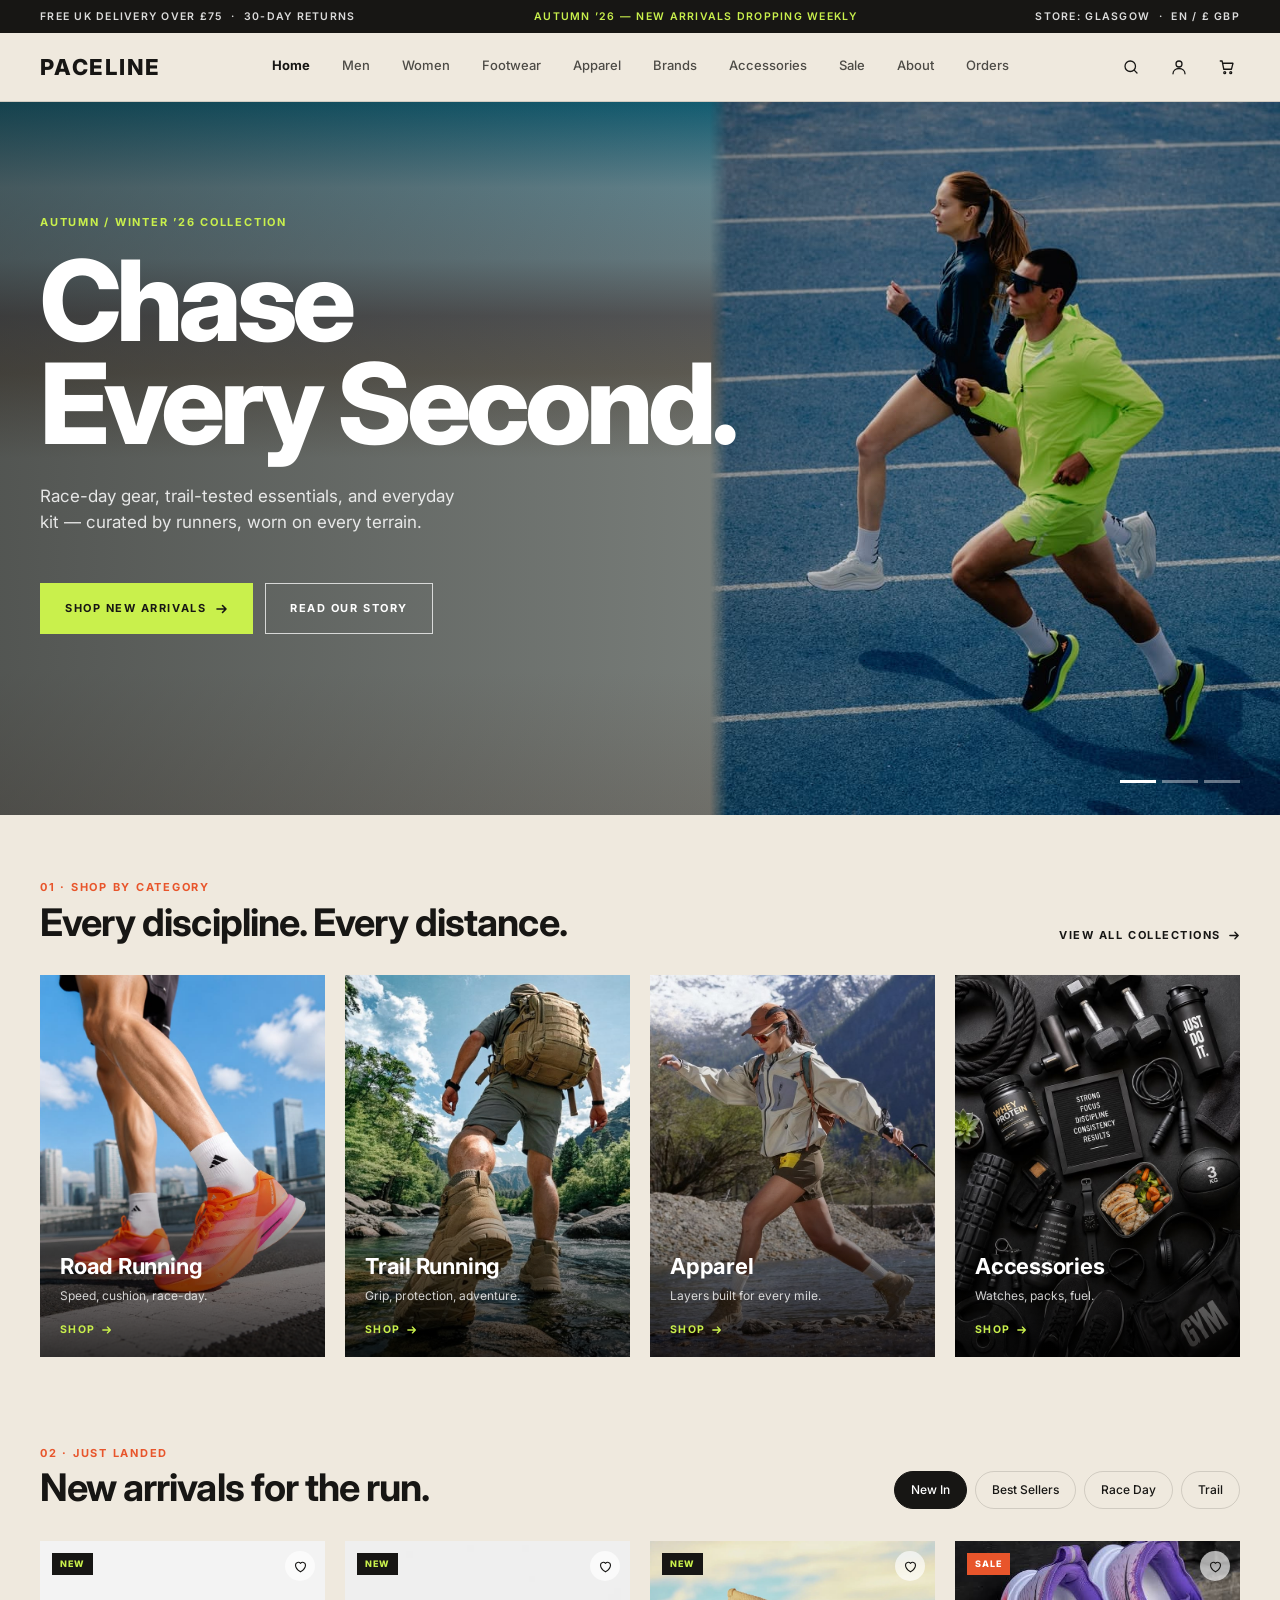
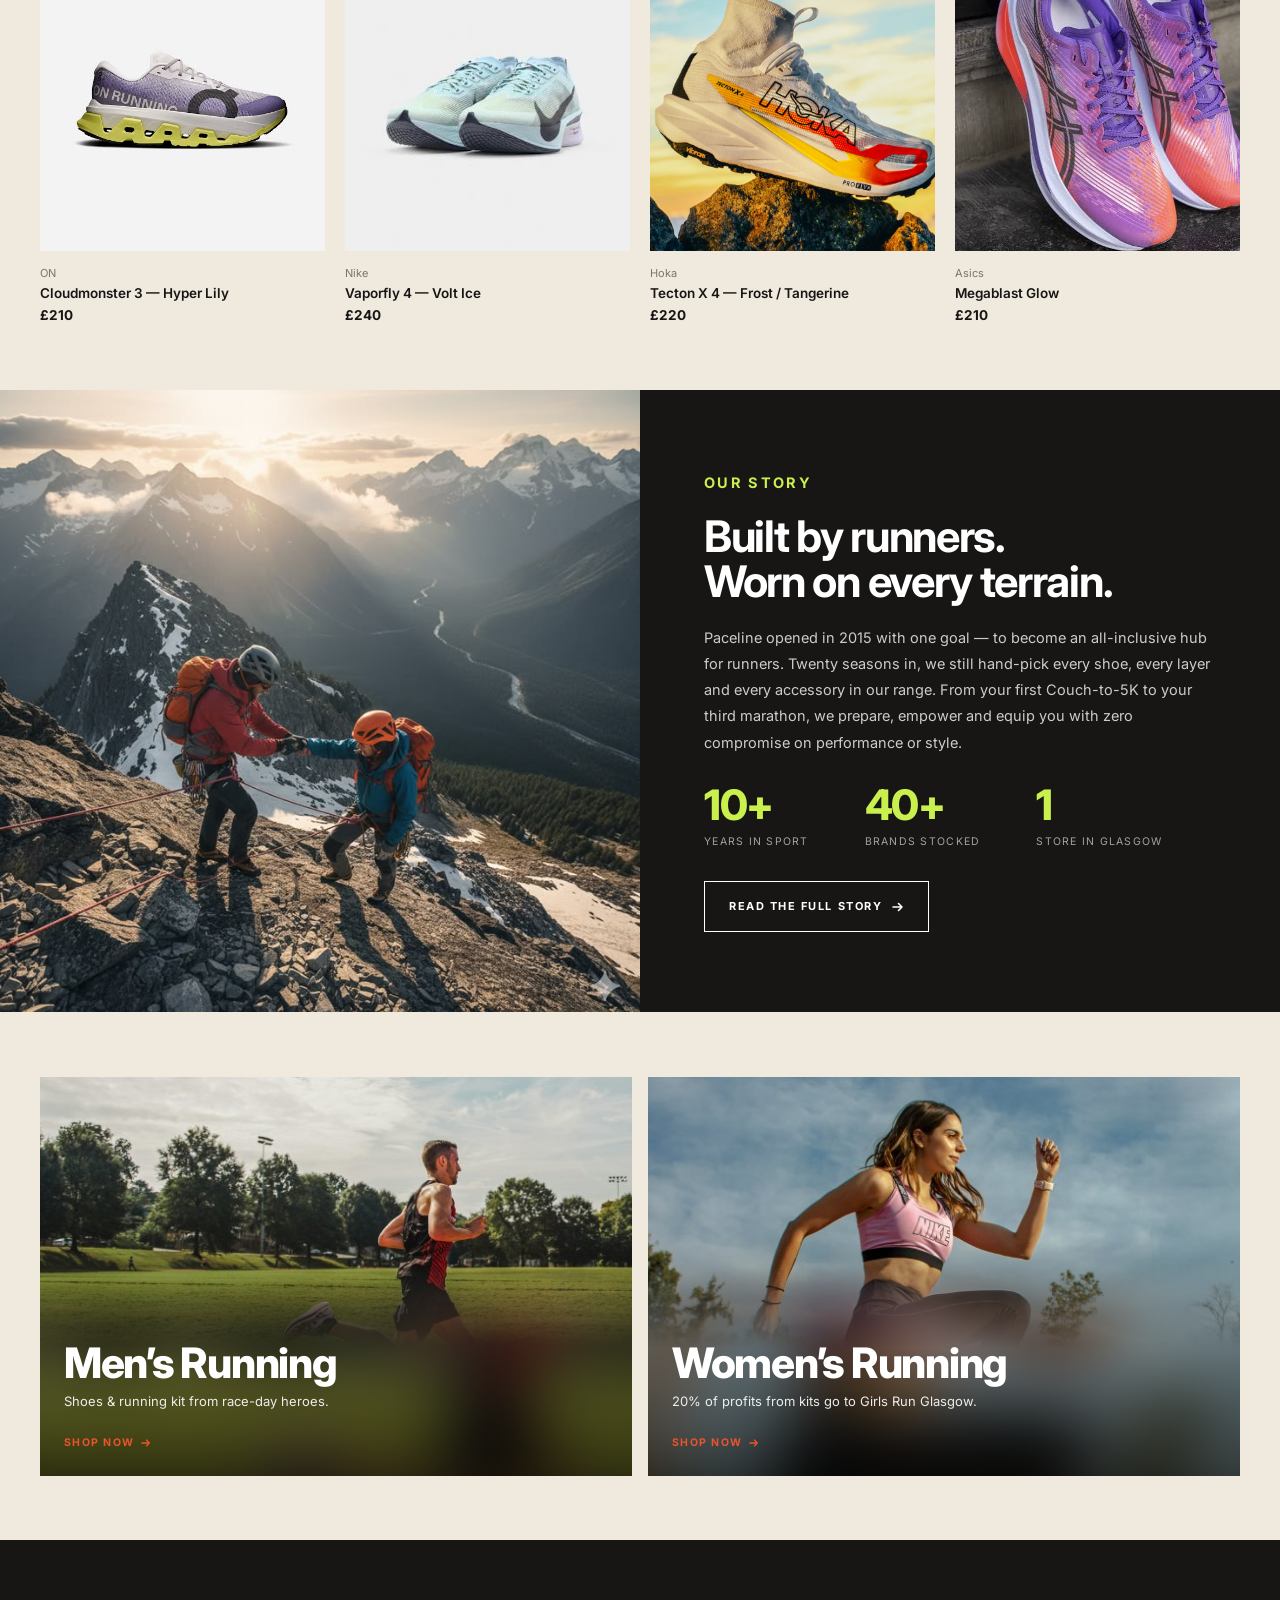
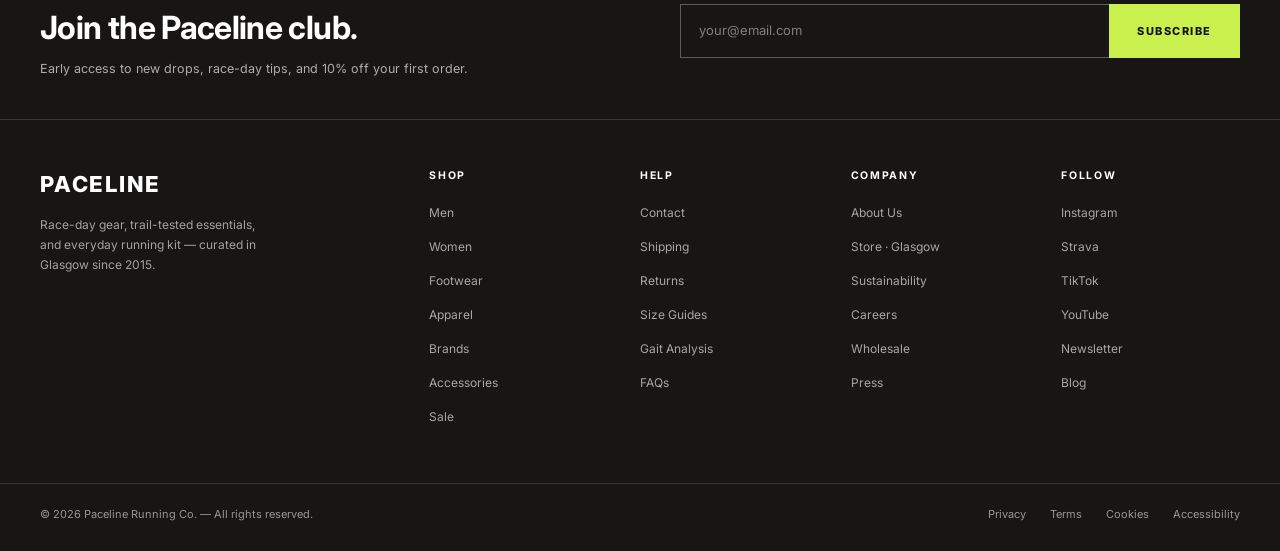
<file: index.html>
<!doctype html>
<html lang="en-GB">
<head>
  <meta charset="utf-8">
  <meta name="viewport" content="width=device-width, initial-scale=1">
  <title>Paceline — Running shoes, apparel and kit in Glasgow</title>
  <meta name="description" content="Race-day gear, trail-tested essentials and everyday kit, curated by runners in Glasgow.">
  <link rel="preconnect" href="https://fonts.googleapis.com">
  <link rel="preconnect" href="https://fonts.gstatic.com" crossorigin>
  <link href="https://fonts.googleapis.com/css2?family=Inter:wght@400;500;600;700;800&display=swap" rel="stylesheet">
  <link rel="stylesheet" href="css/styles.css">
</head>
<body>

<svg width="0" height="0" style="position:absolute" aria-hidden="true">
  <symbol id="i-arrow" viewBox="0 0 12 12"><path d="M1 6h9M6.5 2.5 10 6 6.5 9.5" fill="none" stroke="currentColor" stroke-width="1.6" stroke-linecap="round" stroke-linejoin="round"/></symbol>
  <symbol id="i-search" viewBox="0 0 24 24"><circle cx="11" cy="11" r="7"/><path d="m20 20-3.5-3.5"/></symbol>
  <symbol id="i-user" viewBox="0 0 24 24"><circle cx="12" cy="8" r="4"/><path d="M4 21c0-4.4 3.6-7 8-7s8 2.6 8 7"/></symbol>
  <symbol id="i-bag" viewBox="0 0 24 24"><path d="M3 4h2.5l2.2 11h10.2l2.1-8H6.2"/><circle cx="9" cy="19.5" r="1.3"/><circle cx="17" cy="19.5" r="1.3"/></symbol>
  <symbol id="i-heart" viewBox="0 0 24 24"><path d="M12 20.5s-8-4.9-8-11A4.5 4.5 0 0 1 12 7a4.5 4.5 0 0 1 8 2.5c0 6.1-8 11-8 11Z"/></symbol>
  <symbol id="i-menu" viewBox="0 0 24 24"><path d="M4 7h16M4 12h16M4 17h16"/></symbol>
</svg>

<div class="topbar">
  <div class="wrap">
    <span>Free UK delivery over £75 &nbsp;·&nbsp; 30-day returns</span>
    <span class="mid">Autumn ’26 — new arrivals dropping weekly</span>
    <span>Store: Glasgow &nbsp;·&nbsp; EN / £ GBP</span>
  </div>
</div>

<header class="site-header">
  <div class="wrap">
    <a href="index.html" class="logo" aria-label="Paceline home">PACELINE</a>
    <nav class="nav" id="nav" aria-label="Main">
      <a href="index.html" aria-current="page">Home</a>
      <a href="men.html">Men</a>
      <a href="women.html">Women</a>
      <a href="footwear.html">Footwear</a>
      <a href="apparel.html">Apparel</a>
      <a href="brands.html">Brands</a>
      <a href="accessories.html">Accessories</a>
      <a href="sale.html">Sale</a>
      <a href="about.html">About</a>
      <a href="orders.html">Orders</a>
    </nav>
    <div class="header-actions">
      <button class="icon-btn" aria-label="Search"><svg><use href="#i-search"/></svg></button>
      <a href="login.html" class="icon-btn" aria-label="Account"><svg><use href="#i-user"/></svg></a>
      <a href="cart.html" class="icon-btn" aria-label="Basket"><svg><use href="#i-bag"/></svg><span class="cart-count" hidden>0</span></a>
      <button class="icon-btn menu-toggle" id="menuToggle" aria-label="Menu" aria-expanded="false" aria-controls="nav"><svg><use href="#i-menu"/></svg></button>
    </div>
  </div>
</header>

<main>
  <!-- Hero -->
  <section class="hero" aria-labelledby="hero-title">
    <div class="hero-bg-blur" aria-hidden="true"></div>
    <div class="hero-bg"><img src="img/runners.jpg" alt="A runner crossing a desert ridge at speed"></div>
    <div class="wrap">
      <div class="hero-inner">
        <p class="eyebrow lime">Autumn / Winter ’26 Collection</p>
        <h1 id="hero-title">Chase<br>Every Second.</h1>
        <p class="lede">Race-day gear, trail-tested essentials, and everyday kit — curated by runners, worn on every terrain.</p>
        <div class="hero-cta">
          <a class="btn btn-lime" href="#arrivals">Shop new arrivals <svg><use href="#i-arrow"/></svg></a>
          <a class="btn btn-ghost" href="about.html">Read our story</a>
        </div>
      </div>
    </div>
    <div class="hero-dots" aria-hidden="true"><button tabindex="-1" aria-current="true"></button><button tabindex="-1"></button><button tabindex="-1"></button></div>
  </section>

  <!-- Categories -->
  <section class="section" aria-labelledby="cat-title">
    <div class="wrap">
      <div class="section-head">
        <div>
          <p class="eyebrow">01 · Shop by category</p>
          <h2 id="cat-title">Every discipline. Every distance.</h2>
        </div>
        <a href="brands.html" class="link-arrow">View all collections <svg><use href="#i-arrow"/></svg></a>
      </div>
      <div class="cat-grid">
        <a href="footwear.html" class="cat-card">
          <img src="img/road.jpg" alt="">
          <div class="meta"><h3>Road Running</h3><p>Speed, cushion, race-day.</p><span class="shop-link">Shop <svg><use href="#i-arrow"/></svg></span></div>
        </a>
        <a href="footwear.html" class="cat-card">
          <img src="img/trail.jpg" alt="">
          <div class="meta"><h3>Trail Running</h3><p>Grip, protection, adventure.</p><span class="shop-link">Shop <svg><use href="#i-arrow"/></svg></span></div>
        </a>
        <a href="apparel.html" class="cat-card">
          <img src="img/apparel.jpg" alt="">
          <div class="meta"><h3>Apparel</h3><p>Layers built for every mile.</p><span class="shop-link">Shop <svg><use href="#i-arrow"/></svg></span></div>
        </a>
        <a href="accessories.html" class="cat-card">
          <img src="img/accessories.jpg" alt="">
          <div class="meta"><h3>Accessories</h3><p>Watches, packs, fuel.</p><span class="shop-link">Shop <svg><use href="#i-arrow"/></svg></span></div>
        </a>
      </div>
    </div>
  </section>

  <!-- New arrivals -->
  <section class="section" id="arrivals" aria-labelledby="arr-title" style="padding-top:24px">
    <div class="wrap">
      <div class="section-head">
        <div>
          <p class="eyebrow">02 · Just landed</p>
          <h2 id="arr-title">New arrivals for the run.</h2>
        </div>
        <div class="tabs" role="tablist" aria-label="Filter products">
          <button class="tab" role="tab" aria-selected="true" data-filter="new">New In</button>
          <button class="tab" role="tab" aria-selected="false" data-filter="best">Best Sellers</button>
          <button class="tab" role="tab" aria-selected="false" data-filter="race">Race Day</button>
          <button class="tab" role="tab" aria-selected="false" data-filter="trail">Trail</button>
        </div>
      </div>
      <div class="product-grid" id="productGrid">
        <article class="product" data-tags="new best">
          <div class="product-img">
            <span class="badge">New</span>
            <button class="wish" aria-label="Save Cloudmonster 3" aria-pressed="false"><svg><use href="#i-heart"/></svg></button>
            <img src="img/hper lily.jpg" alt="Cloudmonster 3 running shoe in Hyper Lily">
          </div>
          <div class="product-info"><p class="product-brand">ON</p><h3 class="product-name">Cloudmonster 3 — Hyper Lily</h3><p class="product-price">£210</p></div>
        </article>
        <article class="product" data-tags="new race">
          <div class="product-img">
            <span class="badge">New</span>
            <button class="wish" aria-label="Save Vaporfly 4" aria-pressed="false"><svg><use href="#i-heart"/></svg></button>
            <img src="img/shoe 2.jpg" alt="Vaporfly 4 running shoe in Volt Ice">
          </div>
          <div class="product-info"><p class="product-brand">Nike</p><h3 class="product-name">Vaporfly 4 — Volt Ice</h3><p class="product-price">£240</p></div>
        </article>
        <article class="product" data-tags="new trail">
          <div class="product-img">
            <span class="badge">New</span>
            <button class="wish" aria-label="Save Tecton X 4" aria-pressed="false"><svg><use href="#i-heart"/></svg></button>
            <img src="img/shoe 3.webp" alt="Tecton X 4 trail shoe in Frost / Tangerine">
          </div>
          <div class="product-info"><p class="product-brand">Hoka</p><h3 class="product-name">Tecton X 4 — Frost / Tangerine</h3><p class="product-price">£220</p></div>
        </article>
        <article class="product" data-tags="new best race">
          <div class="product-img">
            <span class="badge sale">Sale</span>
            <button class="wish" aria-label="Save Megablast" aria-pressed="false"><svg><use href="#i-heart"/></svg></button>
            <img src="img/shoe 4.jpg" alt="Megablast running shoe in White / Orange Glow">
          </div>
          <div class="product-info"><p class="product-brand">Asics</p><h3 class="product-name">Megablast Glow</h3><p class="product-price">£210</p></div>
        </article>
      </div>
    </div>
  </section>

  <!-- Story -->
  <section class="story on-dark" aria-labelledby="story-title">
    <div class="story-img"><img src="img/mountain.jpg" alt="A runner standing on a rocky summit above the clouds"></div>
    <div class="story-copy">
      <p class="eyebrow">Our story</p>
      <h2 id="story-title">Built by runners.<br>Worn on every terrain.</h2>
      <p>Paceline opened in 2015 with one goal — to become an all-inclusive hub for runners. Twenty seasons in, we still hand-pick every shoe, every layer and every accessory in our range. From your first Couch-to-5K to your third marathon, we prepare, empower and equip you with zero compromise on performance or style.</p>
      <div class="stats">
        <div class="stat"><b>10+</b><span>Years in sport</span></div>
        <div class="stat"><b>40+</b><span>Brands stocked</span></div>
        <div class="stat"><b>1</b><span>Store in Glasgow</span></div>
      </div>
      <a class="btn btn-outline" href="about.html">Read the full story <svg><use href="#i-arrow"/></svg></a>
    </div>
  </section>

  <!-- Men / Women -->
  <section class="section" aria-label="Shop by gender">
    <div class="wrap">
      <div class="duo">
        <a href="men.html" class="duo-card">
          <div class="blur" style="background-image:url(img/men.jpg)"></div>
          <img class="photo" src="img/men.jpg" alt="">
          <div class="duo-copy"><h3>Men’s Running</h3><p>Shoes &amp; running kit from race-day heroes.</p><span class="shop-link">Shop now <svg><use href="#i-arrow"/></svg></span></div>
        </a>
        <a href="women.html" class="duo-card">
          <div class="blur" style="background-image:url(img/women.jpg)"></div>
          <img class="photo" src="img/women.jpg" alt="">
          <div class="duo-copy"><h3>Women’s Running</h3><p>20% of profits from kits go to Girls Run Glasgow.</p><span class="shop-link">Shop now <svg><use href="#i-arrow"/></svg></span></div>
        </a>
      </div>
    </div>
  </section>
</main>

<footer class="site-footer on-dark">
  <section class="newsletter" aria-labelledby="nl-title">
    <div class="wrap">
      <div>
        <h2 id="nl-title">Join the Paceline club.</h2>
        <p>Early access to new drops, race-day tips, and 10% off your first order.</p>
      </div>
      <form class="sub-form" id="subForm" novalidate>
        <label class="sr-only" for="email">Email address</label>
        <input id="email" type="email" placeholder="your@email.com" autocomplete="email" required>
        <button type="submit">Subscribe</button>
        <p class="form-msg" id="formMsg" role="status"></p>
      </form>
    </div>
  </section>
  <div class="wrap footer-cols">
    <div class="footer-brand">
      <a href="index.html" class="logo">PACELINE</a>
      <p>Race-day gear, trail-tested essentials, and everyday running kit — curated in Glasgow since 2015.</p>
    </div>
    <div class="footer-col"><h4>Shop</h4><ul><li><a href="men.html">Men</a></li><li><a href="women.html">Women</a></li><li><a href="footwear.html">Footwear</a></li><li><a href="apparel.html">Apparel</a></li><li><a href="brands.html">Brands</a></li><li><a href="accessories.html">Accessories</a></li><li><a href="sale.html">Sale</a></li></ul></div>
    <div class="footer-col"><h4>Help</h4><ul><li><a href="contact.html">Contact</a></li><li><a href="orders.html">Shipping</a></li><li><a href="https://paceline.fit/policies/refund-policy">Returns</a></li><li><a href="img/size-guide.png">Size Guides</a></li><li><a href="gait-analysis.html">Gait Analysis</a></li><li><a href="https://paceline.fit/pages/faqs">FAQs</a></li></ul></div>
    <div class="footer-col"><h4>Company</h4><ul><li><a href="about.html">About Us</a></li><li><a href="https://www.visitglasgow.org.uk/">Store · Glasgow</a></li><li><a href="https://pacelineequity.com/esg-policy/">Sustainability</a></li><li><a href="https://paceline.fit/pages/careers">Careers</a></li><li><a href="https://paceline.fit/pages/the-marketplace">Wholesale</a></li><li><a href="https://paceline.fit/blogs/news">Press</a></li></ul></div>
    <div class="footer-col"><h4>Follow</h4><ul><li><a href="https://www.instagram.com/paceline.fit/?hl=en">Instagram</a></li><li><a href="https://www.strava.com/clubs/paceline-rt">Strava</a></li><li><a href="https://www.tiktok.com/@paceline.fit">TikTok</a></li><li><a href="https://www.youtube.com/@pacelineride">YouTube</a></li><li><a href="https://paceline.com/news/">Newsletter</a></li><li><a href="https://paceline.fit/pages/blogs">Blog</a></li></ul></div>
  </div>
  <div class="legal">
    <div class="wrap">
      <span>© 2026 Paceline Running Co. — All rights reserved.</span>
      <nav aria-label="Legal"><a href="#">Privacy</a><a href="#">Terms</a><a href="#">Cookies</a><a href="#">Accessibility</a></nav>
    </div>
  </div>
</footer>

<script src="js/main.js"></script>
<script src="js/store.js"></script>
<script src="js/search.js"></script>
</body>
</html>
</file>
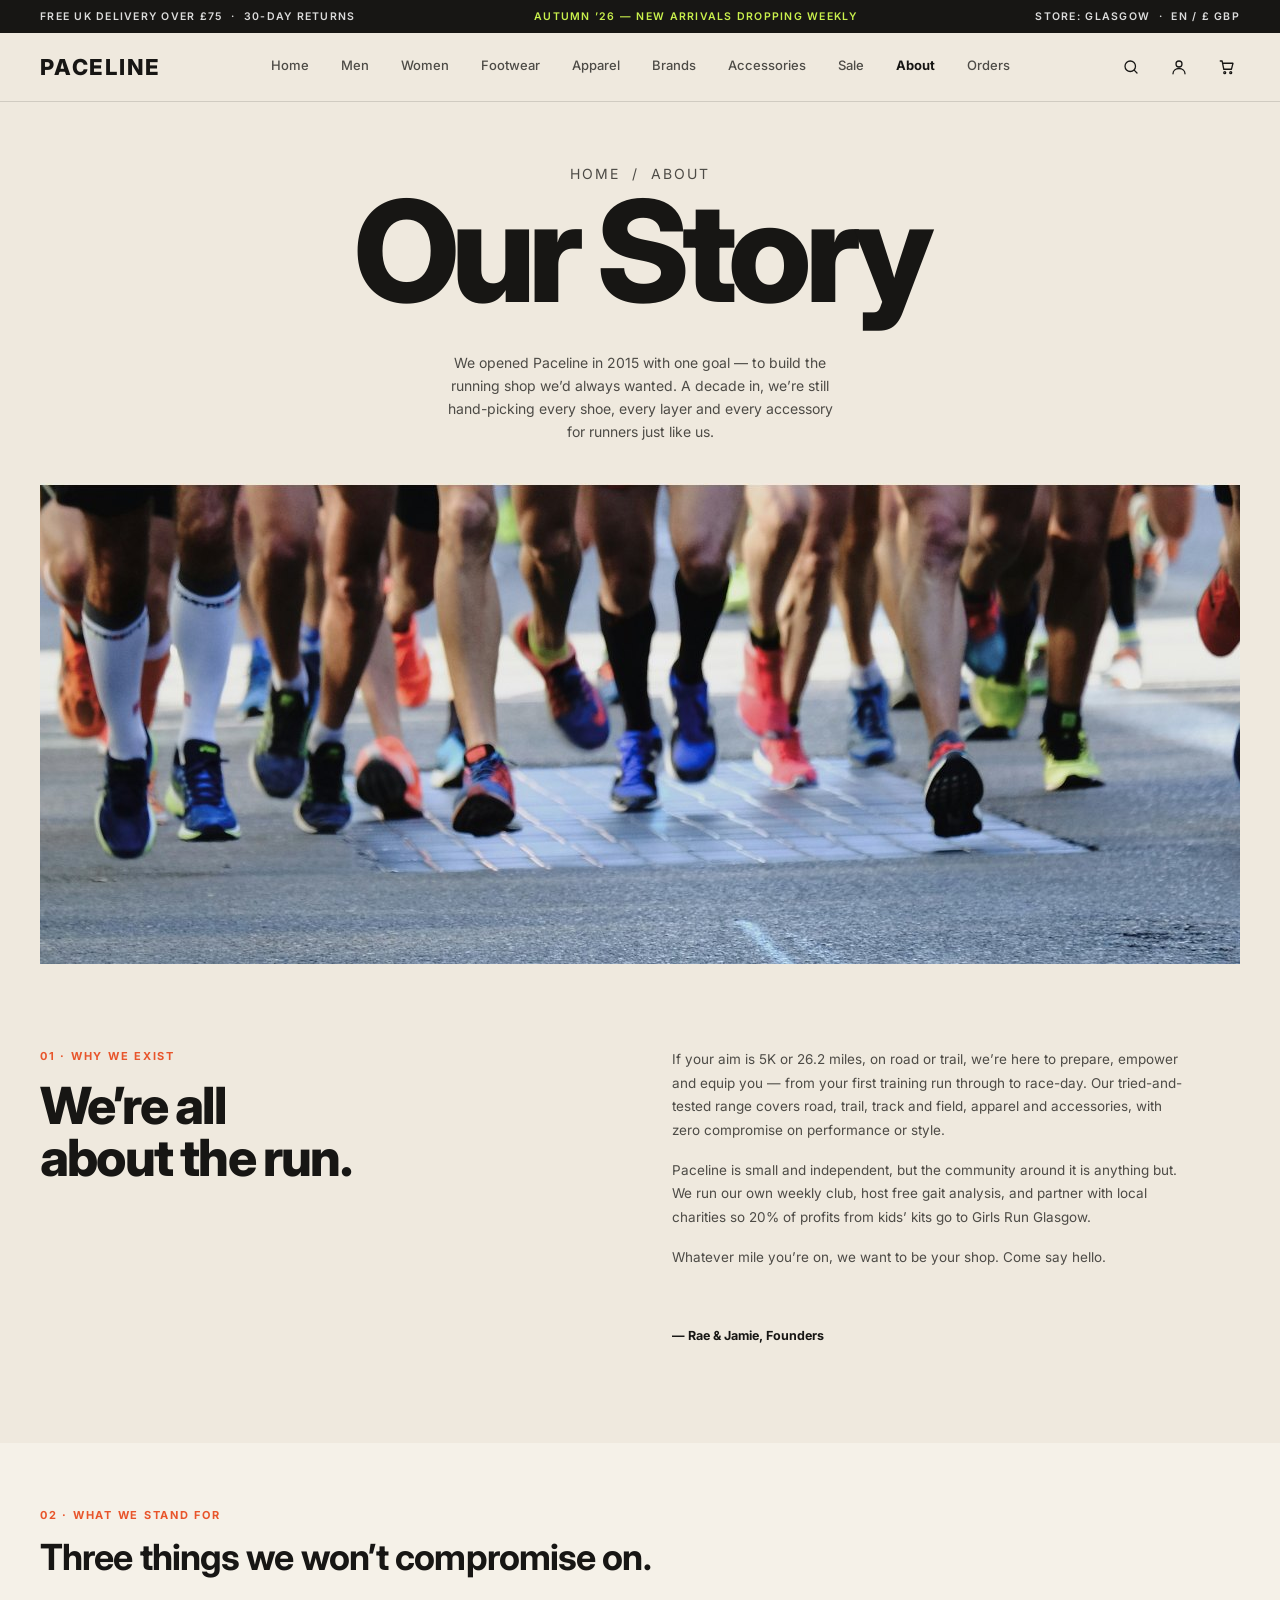
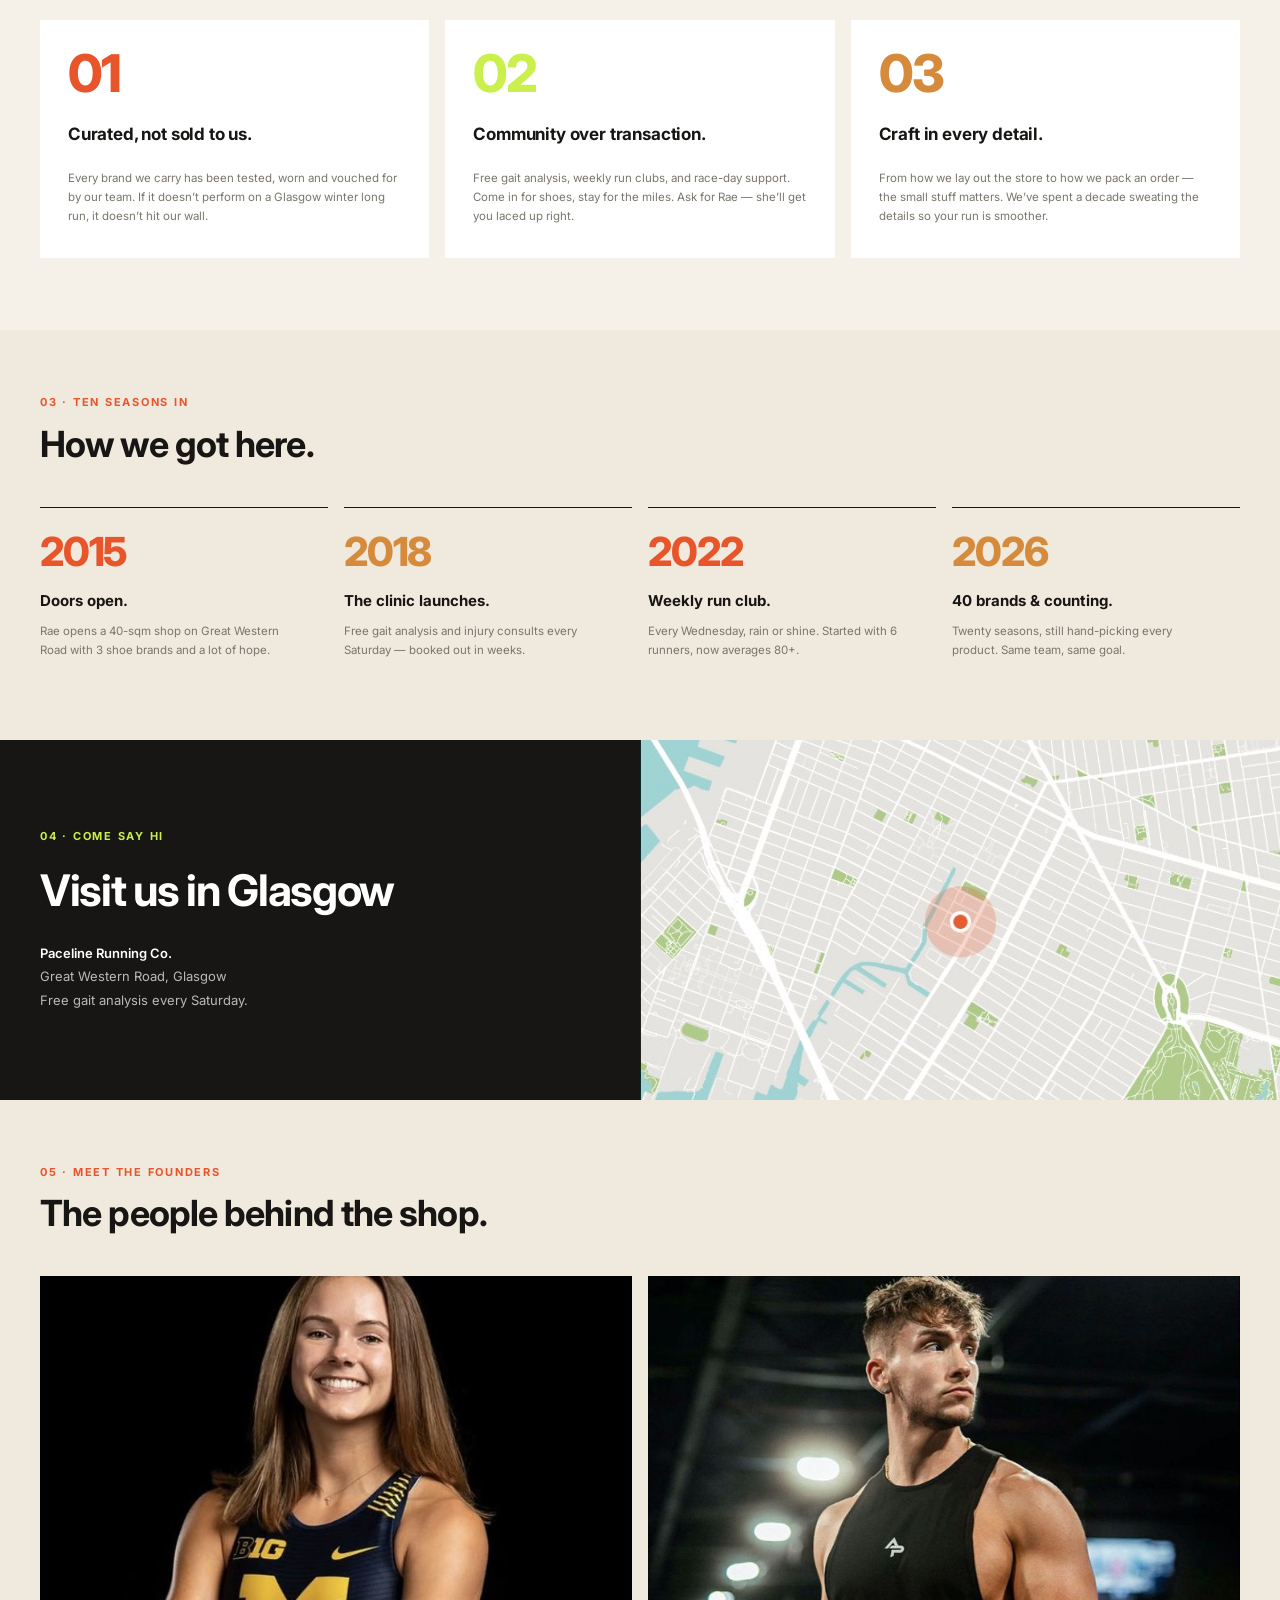
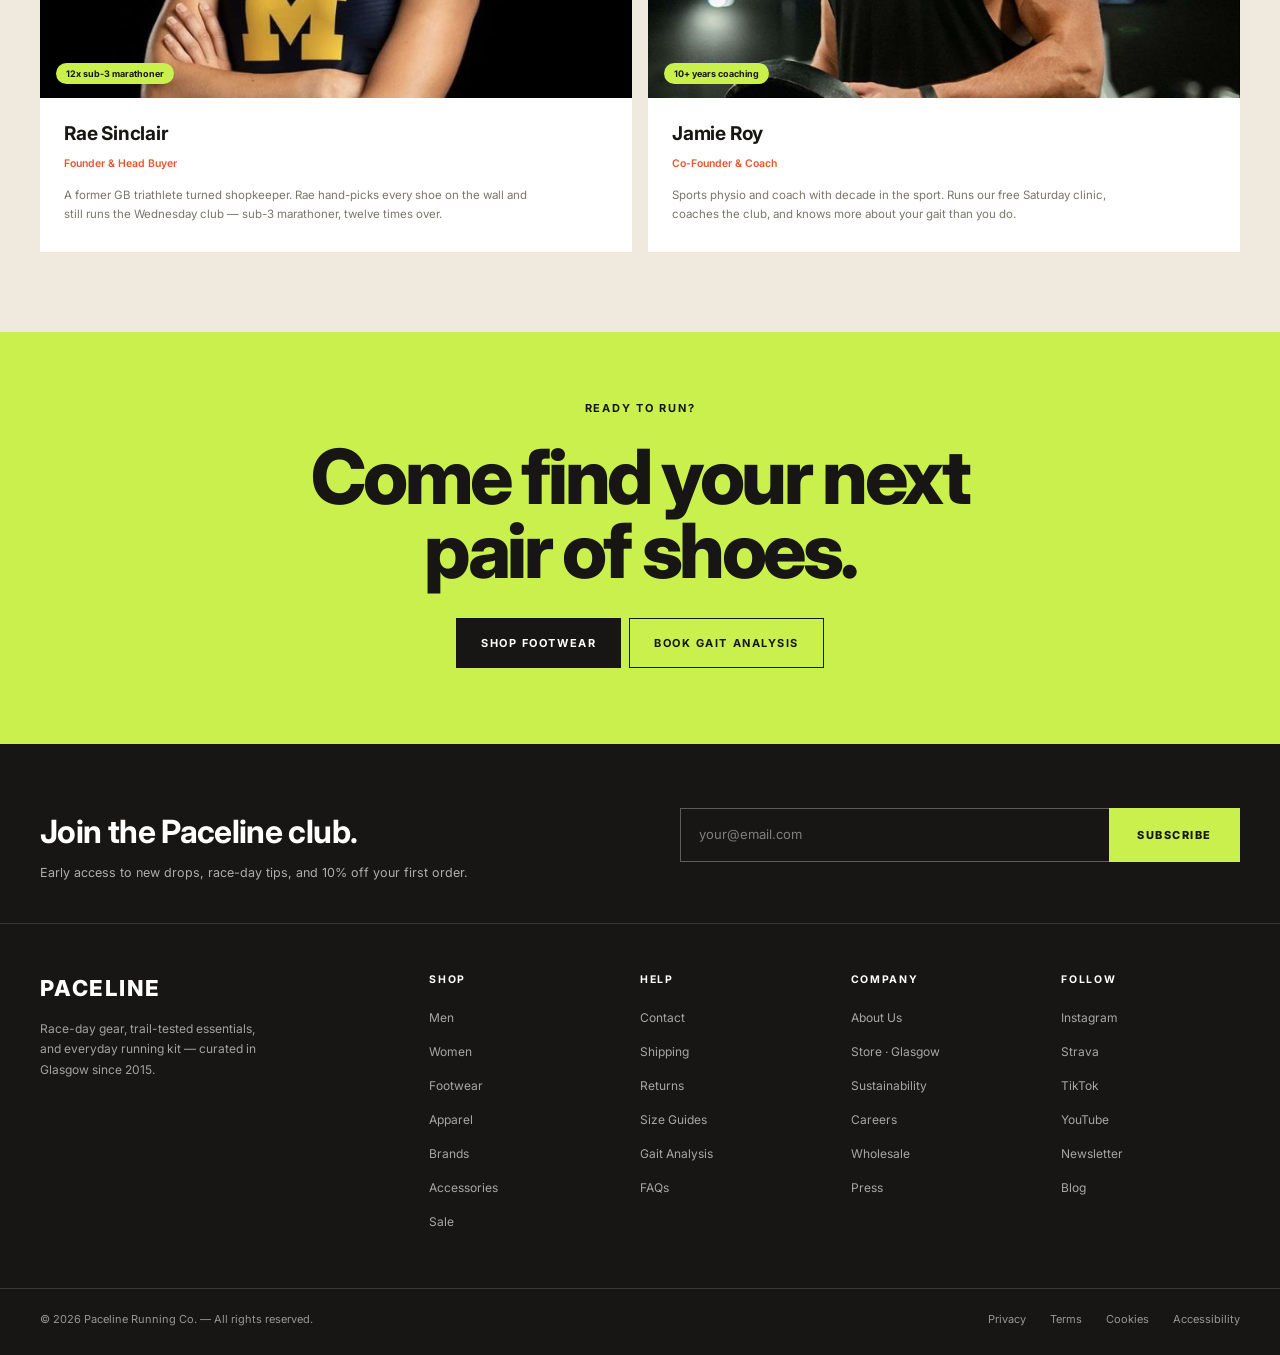
<file: about.html>
<!doctype html>
<html lang="en-GB">
<head>
  <meta charset="utf-8">
  <meta name="viewport" content="width=device-width, initial-scale=1">
  <title>Our Story — Paceline</title>
  <meta name="description" content="Paceline opened in Glasgow in 2015 to build the running shop its founders always wanted.">
  <link rel="preconnect" href="https://fonts.googleapis.com">
  <link rel="preconnect" href="https://fonts.gstatic.com" crossorigin>
  <link href="https://fonts.googleapis.com/css2?family=Inter:wght@400;500;600;700;800&display=swap" rel="stylesheet">
  <link rel="stylesheet" href="css/styles.css">
</head>
<body>

<svg width="0" height="0" style="position:absolute" aria-hidden="true">
  <symbol id="i-search" viewBox="0 0 24 24"><circle cx="11" cy="11" r="7"/><path d="m20 20-3.5-3.5"/></symbol>
  <symbol id="i-user" viewBox="0 0 24 24"><circle cx="12" cy="8" r="4"/><path d="M4 21c0-4.4 3.6-7 8-7s8 2.6 8 7"/></symbol>
  <symbol id="i-bag" viewBox="0 0 24 24"><path d="M3 4h2.5l2.2 11h10.2l2.1-8H6.2"/><circle cx="9" cy="19.5" r="1.3"/><circle cx="17" cy="19.5" r="1.3"/></symbol>
  <symbol id="i-menu" viewBox="0 0 24 24"><path d="M4 7h16M4 12h16M4 17h16"/></symbol>
</svg>

<div class="topbar">
  <div class="wrap">
    <span>Free UK delivery over £75 &nbsp;·&nbsp; 30-day returns</span>
    <span class="mid">Autumn ’26 — new arrivals dropping weekly</span>
    <span>Store: Glasgow &nbsp;·&nbsp; EN / £ GBP</span>
  </div>
</div>

<header class="site-header">
  <div class="wrap">
    <a href="index.html" class="logo" aria-label="Paceline home">PACELINE</a>
    <nav class="nav" id="nav" aria-label="Main">
      <a href="index.html">Home</a>
      <a href="men.html">Men</a>
      <a href="women.html">Women</a>
      <a href="footwear.html">Footwear</a>
      <a href="apparel.html">Apparel</a>
      <a href="brands.html">Brands</a>
      <a href="accessories.html">Accessories</a>
      <a href="sale.html">Sale</a>
      <a href="about.html" aria-current="page">About</a>
      <a href="orders.html">Orders</a>
    </nav>
    <div class="header-actions">
      <button class="icon-btn" aria-label="Search"><svg><use href="#i-search"/></svg></button>
      <a href="login.html" class="icon-btn" aria-label="Account"><svg><use href="#i-user"/></svg></a>
      <a href="cart.html" class="icon-btn" aria-label="Basket"><svg><use href="#i-bag"/></svg><span class="cart-count" hidden>0</span></a>
      <button class="icon-btn menu-toggle" id="menuToggle" aria-label="Menu" aria-expanded="false" aria-controls="nav"><svg><use href="#i-menu"/></svg></button>
    </div>
  </div>
</header>

<main>
  <section class="about-hero">
    <div class="wrap">
      <p class="crumbs"><a href="index.html">Home</a> &nbsp;/&nbsp; About</p>
      <h1>Our Story</h1>
      <p>We opened Paceline in 2015 with one goal — to build the running shop we’d always wanted. A decade in, we’re still hand-picking every shoe, every layer and every accessory for runners just like us.</p>
    </div>
  </section>

  <div class="banner wrap"><img src="img/about-banner.jpg" alt="A pack of runners at the start of a road race"></div>

  <section class="why" aria-labelledby="why-title">
    <div class="wrap">
      <div>
        <p class="eyebrow">01 · Why we exist</p>
        <h2 id="why-title">We’re all<br>about the run.</h2>
      </div>
      <div class="why-copy">
        <p>If your aim is 5K or 26.2 miles, on road or trail, we’re here to prepare, empower and equip you — from your first training run through to race-day. Our tried-and-tested range covers road, trail, track and field, apparel and accessories, with zero compromise on performance or style.</p>
        <p>Paceline is small and independent, but the community around it is anything but. We run our own weekly club, host free gait analysis, and partner with local charities so 20% of profits from kids’ kits go to Girls Run Glasgow.</p>
        <p>Whatever mile you’re on, we want to be your shop. Come say hello.</p>
        <p class="signoff">— Rae &amp; Jamie, Founders</p>
      </div>
    </div>
  </section>

  <section class="values" aria-labelledby="values-title">
    <div class="wrap">
      <p class="eyebrow">02 · What we stand for</p>
      <h2 id="values-title">Three things we won’t compromise on.</h2>
      <div class="value-grid">
        <article class="value-card">
          <div class="num">01</div>
          <h3>Curated, not sold to us.</h3>
          <p>Every brand we carry has been tested, worn and vouched for by our team. If it doesn’t perform on a Glasgow winter long run, it doesn’t hit our wall.</p>
        </article>
        <article class="value-card">
          <div class="num">02</div>
          <h3>Community over transaction.</h3>
          <p>Free gait analysis, weekly run clubs, and race-day support. Come in for shoes, stay for the miles. Ask for Rae — she’ll get you laced up right.</p>
        </article>
        <article class="value-card">
          <div class="num">03</div>
          <h3>Craft in every detail.</h3>
          <p>From how we lay out the store to how we pack an order — the small stuff matters. We’ve spent a decade sweating the details so your run is smoother.</p>
        </article>
      </div>
    </div>
  </section>

  <section class="timeline-sec" aria-labelledby="time-title">
    <div class="wrap">
      <p class="eyebrow">03 · Ten seasons in</p>
      <h2 id="time-title">How we got here.</h2>
      <ol class="timeline" style="list-style:none;margin:0;padding:0">
        <li class="milestone"><div class="year">2015</div><h3>Doors open.</h3><p>Rae opens a 40-sqm shop on Great Western Road with 3 shoe brands and a lot of hope.</p></li>
        <li class="milestone"><div class="year">2018</div><h3>The clinic launches.</h3><p>Free gait analysis and injury consults every Saturday — booked out in weeks.</p></li>
        <li class="milestone"><div class="year">2022</div><h3>Weekly run club.</h3><p>Every Wednesday, rain or shine. Started with 6 runners, now averages 80+.</p></li>
        <li class="milestone"><div class="year">2026</div><h3>40 brands &amp; counting.</h3><p>Twenty seasons, still hand-picking every product. Same team, same goal.</p></li>
      </ol>
    </div>
  </section>

  <section class="visit on-dark" aria-labelledby="visit-title">
    <div class="visit-copy">
      <p class="eyebrow">04 · Come say hi</p>
      <h2 id="visit-title">Visit us in Glasgow</h2>
      <address><b>Paceline Running Co.</b><br>Great Western Road, Glasgow<br>Free gait analysis every Saturday.</address>
    </div>
    <div class="visit-map"><img src="img/map.jpg" alt="Map showing the Paceline store location"></div>
  </section>

  <section class="founders" aria-labelledby="founders-title">
    <div class="wrap">
      <p class="eyebrow">05 · Meet the founders</p>
      <h2 id="founders-title">The people behind the shop.</h2>
      <div class="founder-grid">
        <article class="founder">
          <div class="founder-photo"><img src="img/rae.jpg" alt="Portrait of Rae Sinclair on a running track"><span class="pill">12x sub-3 marathoner</span></div>
          <div class="founder-body">
            <h3>Rae Sinclair</h3>
            <p class="role">Founder &amp; Head Buyer</p>
            <p>A former GB triathlete turned shopkeeper. Rae hand-picks every shoe on the wall and still runs the Wednesday club — sub-3 marathoner, twelve times over.</p>
          </div>
        </article>
        <article class="founder">
          <div class="founder-photo"><img src="img/jamie.jpg" alt="Portrait of Jamie Roy holding a clipboard"><span class="pill">10+ years coaching</span></div>
          <div class="founder-body">
            <h3>Jamie Roy</h3>
            <p class="role">Co-Founder &amp; Coach</p>
            <p>Sports physio and coach with decade in the sport. Runs our free Saturday clinic, coaches the club, and knows more about your gait than you do.</p>
          </div>
        </article>
      </div>
    </div>
  </section>

  <section class="cta" aria-labelledby="cta-title">
    <div class="wrap">
      <p class="eyebrow">Ready to run?</p>
      <h2 id="cta-title">Come find your next pair of shoes.</h2>
      <div class="cta-buttons">
        <a class="btn btn-dark" href="footwear.html">Shop footwear</a>
        <a class="btn btn-ink-outline" href="gait-analysis.html">Book gait analysis</a>
      </div>
    </div>
  </section>
</main>

<footer class="site-footer on-dark">
  <section class="newsletter" aria-labelledby="nl-title">
    <div class="wrap">
      <div>
        <h2 id="nl-title">Join the Paceline club.</h2>
        <p>Early access to new drops, race-day tips, and 10% off your first order.</p>
      </div>
      <form class="sub-form" id="subForm" novalidate>
        <label class="sr-only" for="email">Email address</label>
        <input id="email" type="email" placeholder="your@email.com" autocomplete="email" required>
        <button type="submit">Subscribe</button>
        <p class="form-msg" id="formMsg" role="status"></p>
      </form>
    </div>
  </section>
  <div class="wrap footer-cols">
    <div class="footer-brand">
      <a href="index.html" class="logo">PACELINE</a>
      <p>Race-day gear, trail-tested essentials, and everyday running kit — curated in Glasgow since 2015.</p>
    </div>
    <div class="footer-col"><h4>Shop</h4><ul><li><a href="men.html">Men</a></li><li><a href="women.html">Women</a></li><li><a href="footwear.html">Footwear</a></li><li><a href="apparel.html">Apparel</a></li><li><a href="brands.html">Brands</a></li><li><a href="accessories.html">Accessories</a></li><li><a href="sale.html">Sale</a></li></ul></div>
    <div class="footer-col"><h4>Help</h4><ul><li><a href="contact.html">Contact</a></li><li><a href="orders.html">Shipping</a></li><li><a href="https://paceline.fit/policies/refund-policy">Returns</a></li><li><a href="img/size-guide.png">Size Guides</a></li><li><a href="gait-analysis.html">Gait Analysis</a></li><li><a href="https://paceline.fit/pages/faqs">FAQs</a></li></ul></div>
    <div class="footer-col"><h4>Company</h4><ul><li><a href="about.html">About Us</a></li><li><a href="https://www.visitglasgow.org.uk/">Store · Glasgow</a></li><li><a href="https://pacelineequity.com/esg-policy/">Sustainability</a></li><li><a href="https://paceline.fit/pages/careers">Careers</a></li><li><a href="https://paceline.fit/pages/the-marketplace">Wholesale</a></li><li><a href="https://paceline.fit/blogs/news">Press</a></li></ul></div>
    <div class="footer-col"><h4>Follow</h4><ul><li><a href="https://www.instagram.com/paceline.fit/?hl=en">Instagram</a></li><li><a href="https://www.strava.com/clubs/paceline-rt">Strava</a></li><li><a href="https://www.tiktok.com/@paceline.fit">TikTok</a></li><li><a href="https://www.youtube.com/@pacelineride">YouTube</a></li><li><a href="https://paceline.com/news/">Newsletter</a></li><li><a href="https://paceline.fit/pages/blogs">Blog</a></li></ul></div>
  </div>
  <div class="legal">
    <div class="wrap">
      <span>© 2026 Paceline Running Co. — All rights reserved.</span>
      <nav aria-label="Legal"><a href="#">Privacy</a><a href="#">Terms</a><a href="#">Cookies</a><a href="#">Accessibility</a></nav>
    </div>
  </div>
</footer>

<script src="js/main.js"></script>
<script src="js/store.js"></script>
<script src="js/search.js"></script>
</body>
</html>
</file>
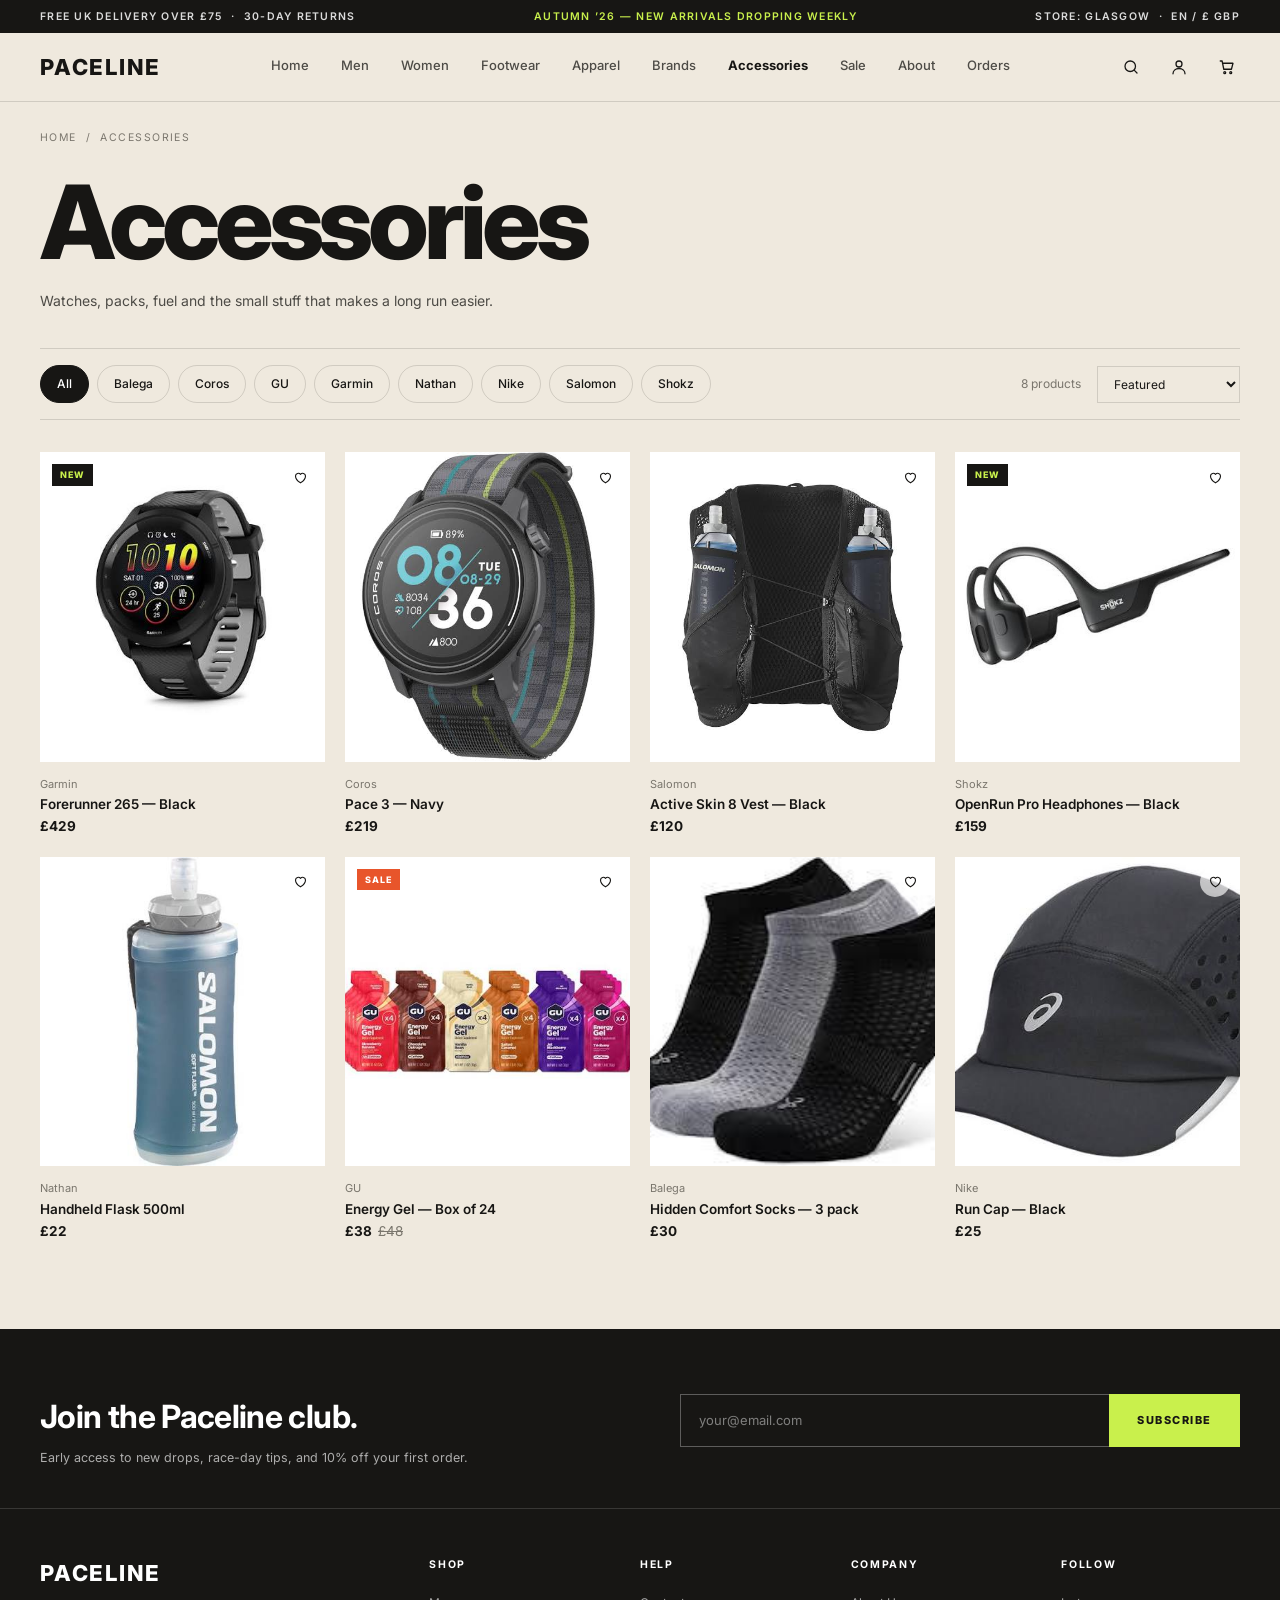
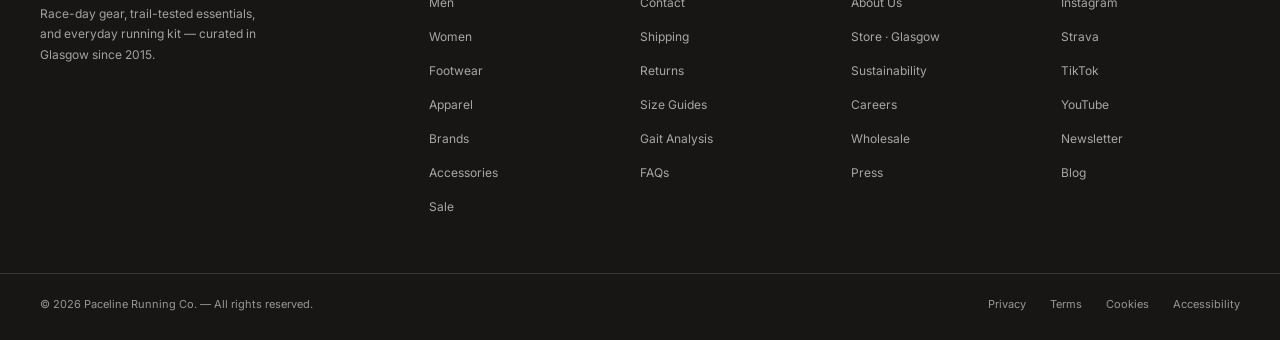
<file: accessories.html>
<!doctype html>
<html lang="en-GB">
<head>
  <meta charset="utf-8">
  <meta name="viewport" content="width=device-width, initial-scale=1">
  <title>Accessories — Paceline</title>
  <meta name="description" content="Running shoes and kit for men, hand-picked by the Paceline team in Glasgow.">
  <link rel="preconnect" href="https://fonts.googleapis.com">
  <link rel="preconnect" href="https://fonts.gstatic.com" crossorigin>
  <link href="https://fonts.googleapis.com/css2?family=Inter:wght@400;500;600;700;800&display=swap" rel="stylesheet">
  <link rel="stylesheet" href="css/styles.css">
</head>
<body data-page="accessories">

<svg width="0" height="0" style="position:absolute" aria-hidden="true">
  <symbol id="i-search" viewBox="0 0 24 24"><circle cx="11" cy="11" r="7"/><path d="m20 20-3.5-3.5"/></symbol>
  <symbol id="i-user" viewBox="0 0 24 24"><circle cx="12" cy="8" r="4"/><path d="M4 21c0-4.4 3.6-7 8-7s8 2.6 8 7"/></symbol>
  <symbol id="i-bag" viewBox="0 0 24 24"><path d="M3 4h2.5l2.2 11h10.2l2.1-8H6.2"/><circle cx="9" cy="19.5" r="1.3"/><circle cx="17" cy="19.5" r="1.3"/></symbol>
  <symbol id="i-menu" viewBox="0 0 24 24"><path d="M4 7h16M4 12h16M4 17h16"/></symbol>
</svg>

<div class="topbar">
  <div class="wrap">
    <span>Free UK delivery over £75 &nbsp;·&nbsp; 30-day returns</span>
    <span class="mid">Autumn ’26 — new arrivals dropping weekly</span>
    <span>Store: Glasgow &nbsp;·&nbsp; EN / £ GBP</span>
  </div>
</div>

<header class="site-header">
  <div class="wrap">
    <a href="index.html" class="logo" aria-label="Paceline home">PACELINE</a>
    <nav class="nav" id="nav" aria-label="Main">
      <a href="index.html">Home</a>  
      <a href="men.html">Men</a>
      <a href="women.html">Women</a>
      <a href="footwear.html">Footwear</a>
      <a href="apparel.html">Apparel</a>
      <a href="brands.html">Brands</a>
      <a href="accessories.html" aria-current="page">Accessories</a>
      <a href="sale.html">Sale</a>
      <a href="about.html">About</a>
      <a href="orders.html">Orders</a>
    </nav>
    <div class="header-actions">
      <button class="icon-btn" aria-label="Search"><svg><use href="#i-search"/></svg></button>
      <a href="login.html" class="icon-btn" aria-label="Account"><svg><use href="#i-user"/></svg></a>
      <a href="cart.html" class="icon-btn" aria-label="Basket"><svg><use href="#i-bag"/></svg><span class="cart-count" hidden>0</span></a>
      <button class="icon-btn menu-toggle" id="menuToggle" aria-label="Menu" aria-expanded="false" aria-controls="nav"><svg><use href="#i-menu"/></svg></button>
    </div>
  </div>
</header>

<main>
  <section class="page-head">
    <div class="wrap">
      <p class="crumbs"><a href="index.html">Home</a> &nbsp;/&nbsp; Accessories</p>
      <h1>Accessories</h1>
      <p class="sub">Watches, packs, fuel and the small stuff that makes a long run easier.</p>
    </div>
  </section>

  <section class="shop-section">
    <div class="wrap">
      <div class="shop-bar">
        <div class="chips" id="brandChips" role="group" aria-label="Filter by brand"></div>
        <div class="shop-tools">
          <span id="resultCount" role="status"></span>
          <label class="sr-only" for="sortSelect">Sort by</label>
          <select id="sortSelect">
            <option value="featured">Featured</option>
            <option value="low">Price: low to high</option>
            <option value="high">Price: high to low</option>
            <option value="az">Name: A to Z</option>
          </select>
        </div>
      </div>
      <div class="product-grid" id="shopGrid"></div>
    </div>
  </section>
</main>

<footer class="site-footer on-dark">
  <section class="newsletter" aria-labelledby="nl-title">
    <div class="wrap">
      <div>
        <h2 id="nl-title">Join the Paceline club.</h2>
        <p>Early access to new drops, race-day tips, and 10% off your first order.</p>
      </div>
      <form class="sub-form" id="subForm" novalidate>
        <label class="sr-only" for="email">Email address</label>
        <input id="email" type="email" placeholder="your@email.com" autocomplete="email" required>
        <button type="submit">Subscribe</button>
        <p class="form-msg" id="formMsg" role="status"></p>
      </form>
    </div>
  </section>
  <div class="wrap footer-cols">
    <div class="footer-brand">
      <a href="index.html" class="logo">PACELINE</a>
      <p>Race-day gear, trail-tested essentials, and everyday running kit — curated in Glasgow since 2015.</p>
    </div>
    <div class="footer-col"><h4>Shop</h4><ul><li><a href="men.html">Men</a></li><li><a href="women.html">Women</a></li><li><a href="footwear.html">Footwear</a></li><li><a href="apparel.html">Apparel</a></li><li><a href="brands.html">Brands</a></li><li><a href="accessories.html">Accessories</a></li><li><a href="sale.html">Sale</a></li></ul></div>
    <div class="footer-col"><h4>Help</h4><ul><li><a href="contact.html">Contact</a></li><li><a href="orders.html">Shipping</a></li><li><a href="https://paceline.fit/policies/refund-policy">Returns</a></li><li><a href="img/size-guide.png">Size Guides</a></li><li><a href="gait-analysis.html">Gait Analysis</a></li><li><a href="https://paceline.fit/pages/faqs">FAQs</a></li></ul></div>
    <div class="footer-col"><h4>Company</h4><ul><li><a href="about.html">About Us</a></li><li><a href="https://www.visitglasgow.org.uk/">Store · Glasgow</a></li><li><a href="https://pacelineequity.com/esg-policy/">Sustainability</a></li><li><a href="https://paceline.fit/pages/careers">Careers</a></li><li><a href="https://paceline.fit/pages/the-marketplace">Wholesale</a></li><li><a href="https://paceline.fit/blogs/news">Press</a></li></ul></div>
    <div class="footer-col"><h4>Follow</h4><ul><li><a href="https://www.instagram.com/paceline.fit/?hl=en">Instagram</a></li><li><a href="https://www.strava.com/clubs/paceline-rt">Strava</a></li><li><a href="https://www.tiktok.com/@paceline.fit">TikTok</a></li><li><a href="https://www.youtube.com/@pacelineride">YouTube</a></li><li><a href="https://paceline.com/news/">Newsletter</a></li><li><a href="https://paceline.fit/pages/blogs">Blog</a></li></ul></div>
  </div>
  <div class="legal">
    <div class="wrap">
      <span>© 2026 Paceline Running Co. — All rights reserved.</span>
      <nav aria-label="Legal"><a href="#">Privacy</a><a href="#">Terms</a><a href="#">Cookies</a><a href="#">Accessibility</a></nav>
    </div>
  </div>
</footer>

<script src="js/main.js"></script>
<script src="js/store.js"></script>
<script src="js/search.js"></script>
<script src="js/products.js"></script>
</body>
</html>
</file>
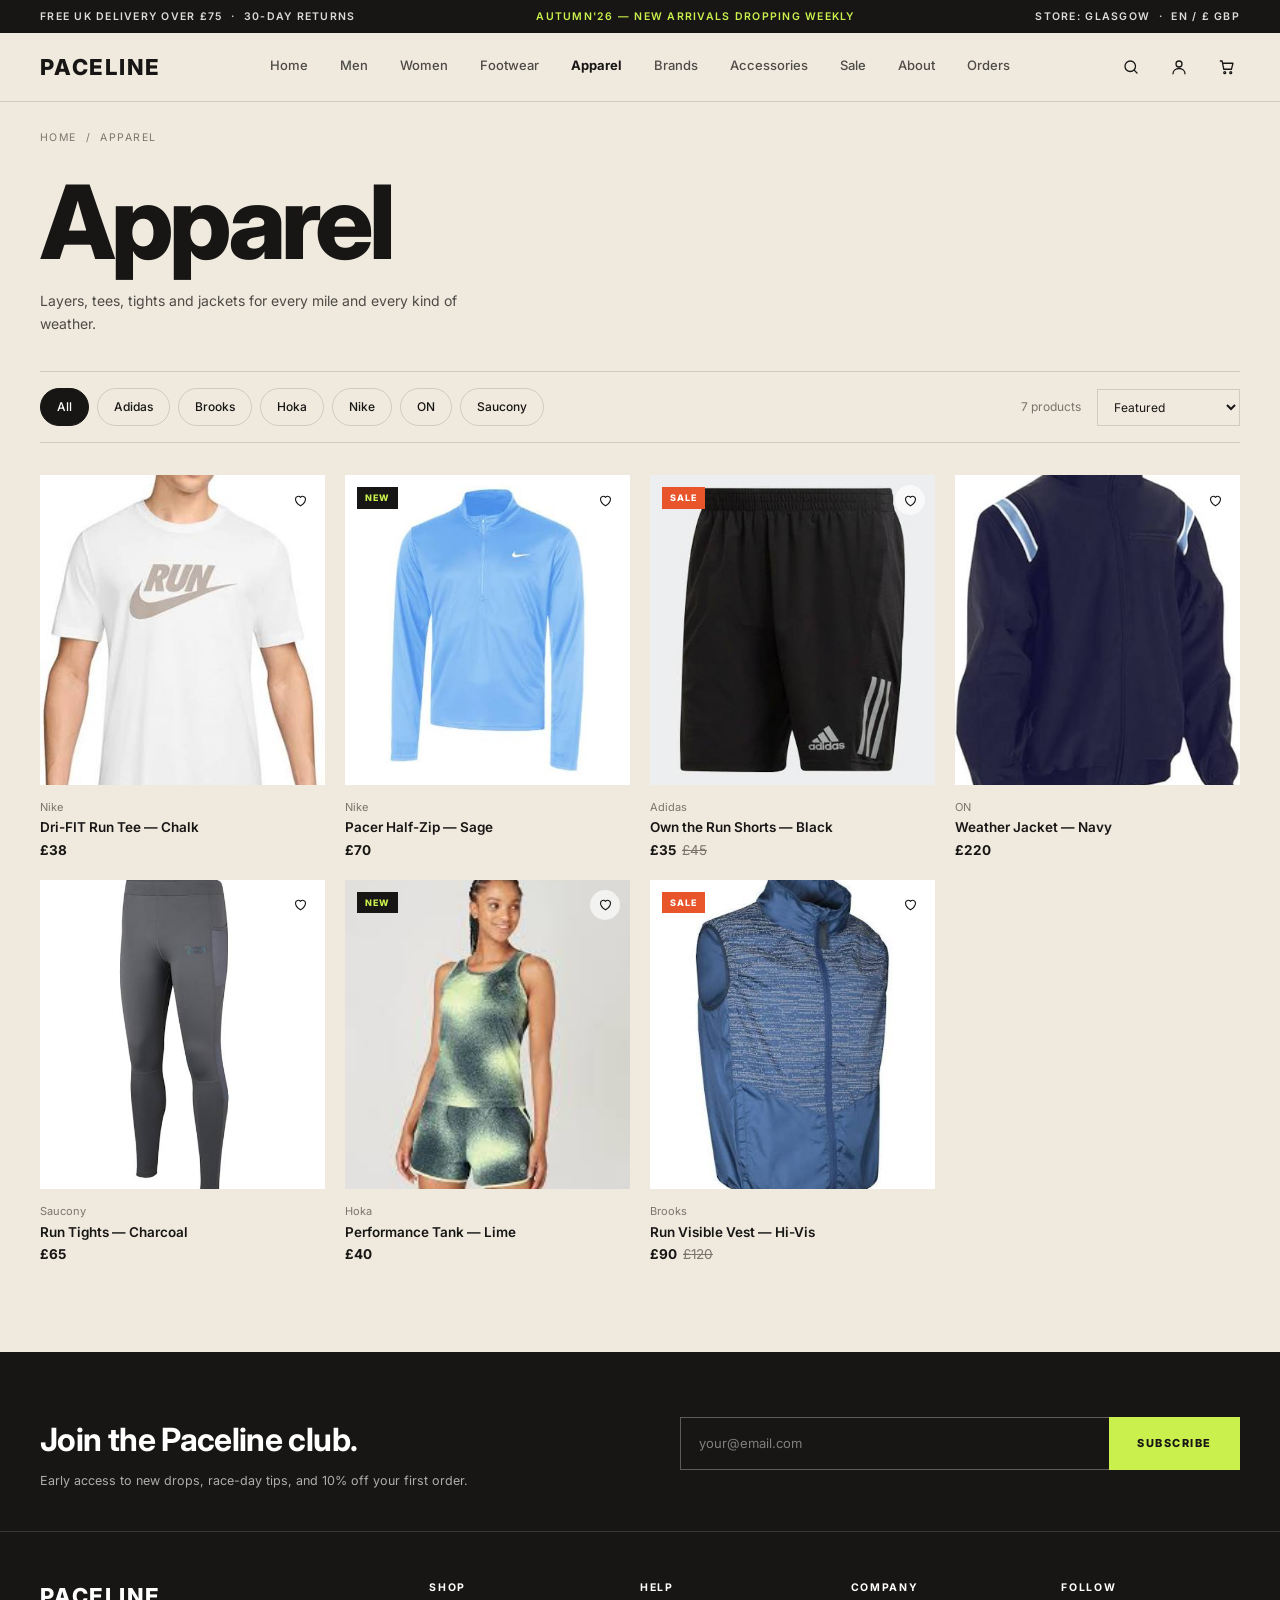
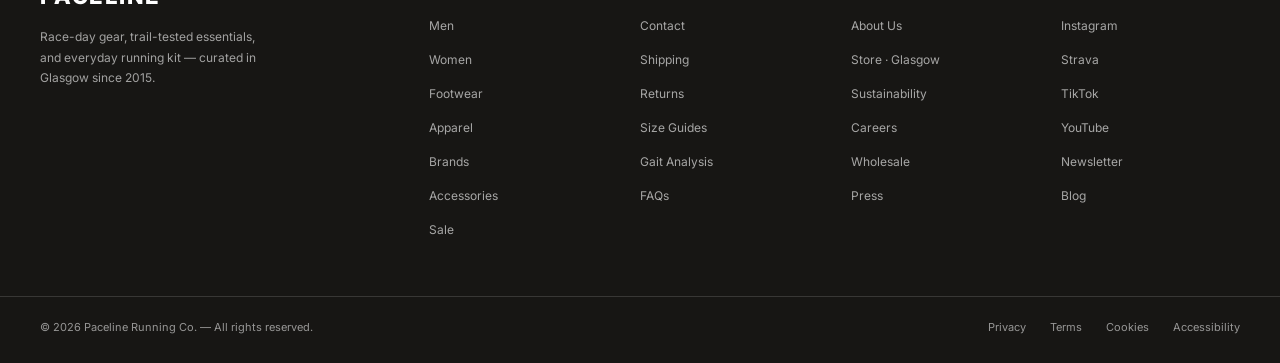
<file: apparel.html>
<!doctype html>
<html lang="en-GB">
<head>
  <meta charset="utf-8">
  <meta name="viewport" content="width=device-width, initial-scale=1">
  <title>Apparel — Paceline</title>
  <meta name="description" content="Running shoes and kit for men, hand-picked by the Paceline team in Glasgow.">
  <link rel="preconnect" href="https://fonts.googleapis.com">
  <link rel="preconnect" href="https://fonts.gstatic.com" crossorigin>
  <link href="https://fonts.googleapis.com/css2?family=Inter:wght@400;500;600;700;800&display=swap" rel="stylesheet">
  <link rel="stylesheet" href="css/styles.css">
</head>
<body data-page="apparel">

<svg width="0" height="0" style="position:absolute" aria-hidden="true">
  <symbol id="i-search" viewBox="0 0 24 24"><circle cx="11" cy="11" r="7"/><path d="m20 20-3.5-3.5"/></symbol>
  <symbol id="i-user" viewBox="0 0 24 24"><circle cx="12" cy="8" r="4"/><path d="M4 21c0-4.4 3.6-7 8-7s8 2.6 8 7"/></symbol>
  <symbol id="i-bag" viewBox="0 0 24 24"><path d="M3 4h2.5l2.2 11h10.2l2.1-8H6.2"/><circle cx="9" cy="19.5" r="1.3"/><circle cx="17" cy="19.5" r="1.3"/></symbol>
  <symbol id="i-menu" viewBox="0 0 24 24"><path d="M4 7h16M4 12h16M4 17h16"/></symbol>
</svg>

<div class="topbar">
  <div class="wrap">
    <span>Free UK delivery over £75 &nbsp;·&nbsp; 30-day returns</span>
    <span class="mid">Autumn'26 — new arrivals dropping weekly</span>
    <span>Store: Glasgow &nbsp;·&nbsp; EN / £ GBP</span>
  </div>
</div>

<header class="site-header">
  <div class="wrap">
    <a href="index.html" class="logo" aria-label="Paceline home">PACELINE</a>
    <nav class="nav" id="nav" aria-label="Main">
      <a href="index.html">Home</a>
      <a href="men.html">Men</a>
      <a href="women.html">Women</a>
      <a href="footwear.html">Footwear</a>
      <a href="apparel.html" aria-current="page">Apparel</a>
      <a href="brands.html">Brands</a>
      <a href="accessories.html">Accessories</a>
      <a href="sale.html">Sale</a>
      <a href="about.html">About</a>
      <a href="orders.html">Orders</a>
    </nav>
    <div class="header-actions">
      <button class="icon-btn" aria-label="Search"><svg><use href="#i-search"/></svg></button>
      <a href="login.html" class="icon-btn" aria-label="Account"><svg><use href="#i-user"/></svg></a>
      <a href="cart.html" class="icon-btn" aria-label="Basket"><svg><use href="#i-bag"/></svg><span class="cart-count" hidden>0</span></a>
      <button class="icon-btn menu-toggle" id="menuToggle" aria-label="Menu" aria-expanded="false" aria-controls="nav"><svg><use href="#i-menu"/></svg></button>
    </div>
  </div>
</header>

<main>
  <section class="page-head">
    <div class="wrap">
      <p class="crumbs"><a href="index.html">Home</a> &nbsp;/&nbsp; Apparel</p>
      <h1>Apparel</h1>
      <p class="sub">Layers, tees, tights and jackets for every mile and every kind of weather.</p>
    </div>
  </section>

  <section class="shop-section">
    <div class="wrap">
      <div class="shop-bar">
        <div class="chips" id="brandChips" role="group" aria-label="Filter by brand"></div>
        <div class="shop-tools">
          <span id="resultCount" role="status"></span>
          <label class="sr-only" for="sortSelect">Sort by</label>
          <select id="sortSelect">
            <option value="featured">Featured</option>
            <option value="low">Price: low to high</option>
            <option value="high">Price: high to low</option>
            <option value="az">Name: A to Z</option>
          </select>
        </div>
      </div>
      <div class="product-grid" id="shopGrid"></div>
    </div>
  </section>
</main>

<footer class="site-footer on-dark">
  <section class="newsletter" aria-labelledby="nl-title">
    <div class="wrap">
      <div>
        <h2 id="nl-title">Join the Paceline club.</h2>
        <p>Early access to new drops, race-day tips, and 10% off your first order.</p>
      </div>
      <form class="sub-form" id="subForm" novalidate>
        <label class="sr-only" for="email">Email address</label>
        <input id="email" type="email" placeholder="your@email.com" autocomplete="email" required>
        <button type="submit">Subscribe</button>
        <p class="form-msg" id="formMsg" role="status"></p>
      </form>
    </div>
  </section>
  <div class="wrap footer-cols">
    <div class="footer-brand">
      <a href="index.html" class="logo">PACELINE</a>
      <p>Race-day gear, trail-tested essentials, and everyday running kit — curated in Glasgow since 2015.</p>
    </div>
    <div class="footer-col"><h4>Shop</h4><ul><li><a href="men.html">Men</a></li><li><a href="women.html">Women</a></li><li><a href="footwear.html">Footwear</a></li><li><a href="apparel.html">Apparel</a></li><li><a href="brands.html">Brands</a></li><li><a href="accessories.html">Accessories</a></li><li><a href="sale.html">Sale</a></li></ul></div>
    <div class="footer-col"><h4>Help</h4><ul><li><a href="contact.html">Contact</a></li><li><a href="orders.html">Shipping</a></li><li><a href="https://paceline.fit/policies/refund-policy">Returns</a></li><li><a href="img/size-guide.png">Size Guides</a></li><li><a href="gait-analysis.html">Gait Analysis</a></li><li><a href="https://paceline.fit/pages/faqs">FAQs</a></li></ul></div>
    <div class="footer-col"><h4>Company</h4><ul><li><a href="about.html">About Us</a></li><li><a href="https://www.visitglasgow.org.uk/">Store · Glasgow</a></li><li><a href="https://pacelineequity.com/esg-policy/">Sustainability</a></li><li><a href="https://paceline.fit/pages/careers">Careers</a></li><li><a href="https://paceline.fit/pages/the-marketplace">Wholesale</a></li><li><a href="https://paceline.fit/blogs/news">Press</a></li></ul></div>
    <div class="footer-col"><h4>Follow</h4><ul><li><a href="https://www.instagram.com/paceline.fit/?hl=en">Instagram</a></li><li><a href="https://www.strava.com/clubs/paceline-rt">Strava</a></li><li><a href="https://www.tiktok.com/@paceline.fit">TikTok</a></li><li><a href="https://www.youtube.com/@pacelineride">YouTube</a></li><li><a href="https://paceline.com/news/">Newsletter</a></li><li><a href="https://paceline.fit/pages/blogs">Blog</a></li></ul></div>
  </div>
  <div class="legal">
    <div class="wrap">
      <span>© 2026 Paceline Running Co. — All rights reserved.</span>
      <nav aria-label="Legal"><a href="#">Privacy</a><a href="#">Terms</a><a href="#">Cookies</a><a href="#">Accessibility</a></nav>
    </div>
  </div>
</footer>

<script src="js/main.js"></script>
<script src="js/store.js"></script>
<script src="js/search.js"></script>
<script src="js/products.js"></script>
</body>
</html>
</file>
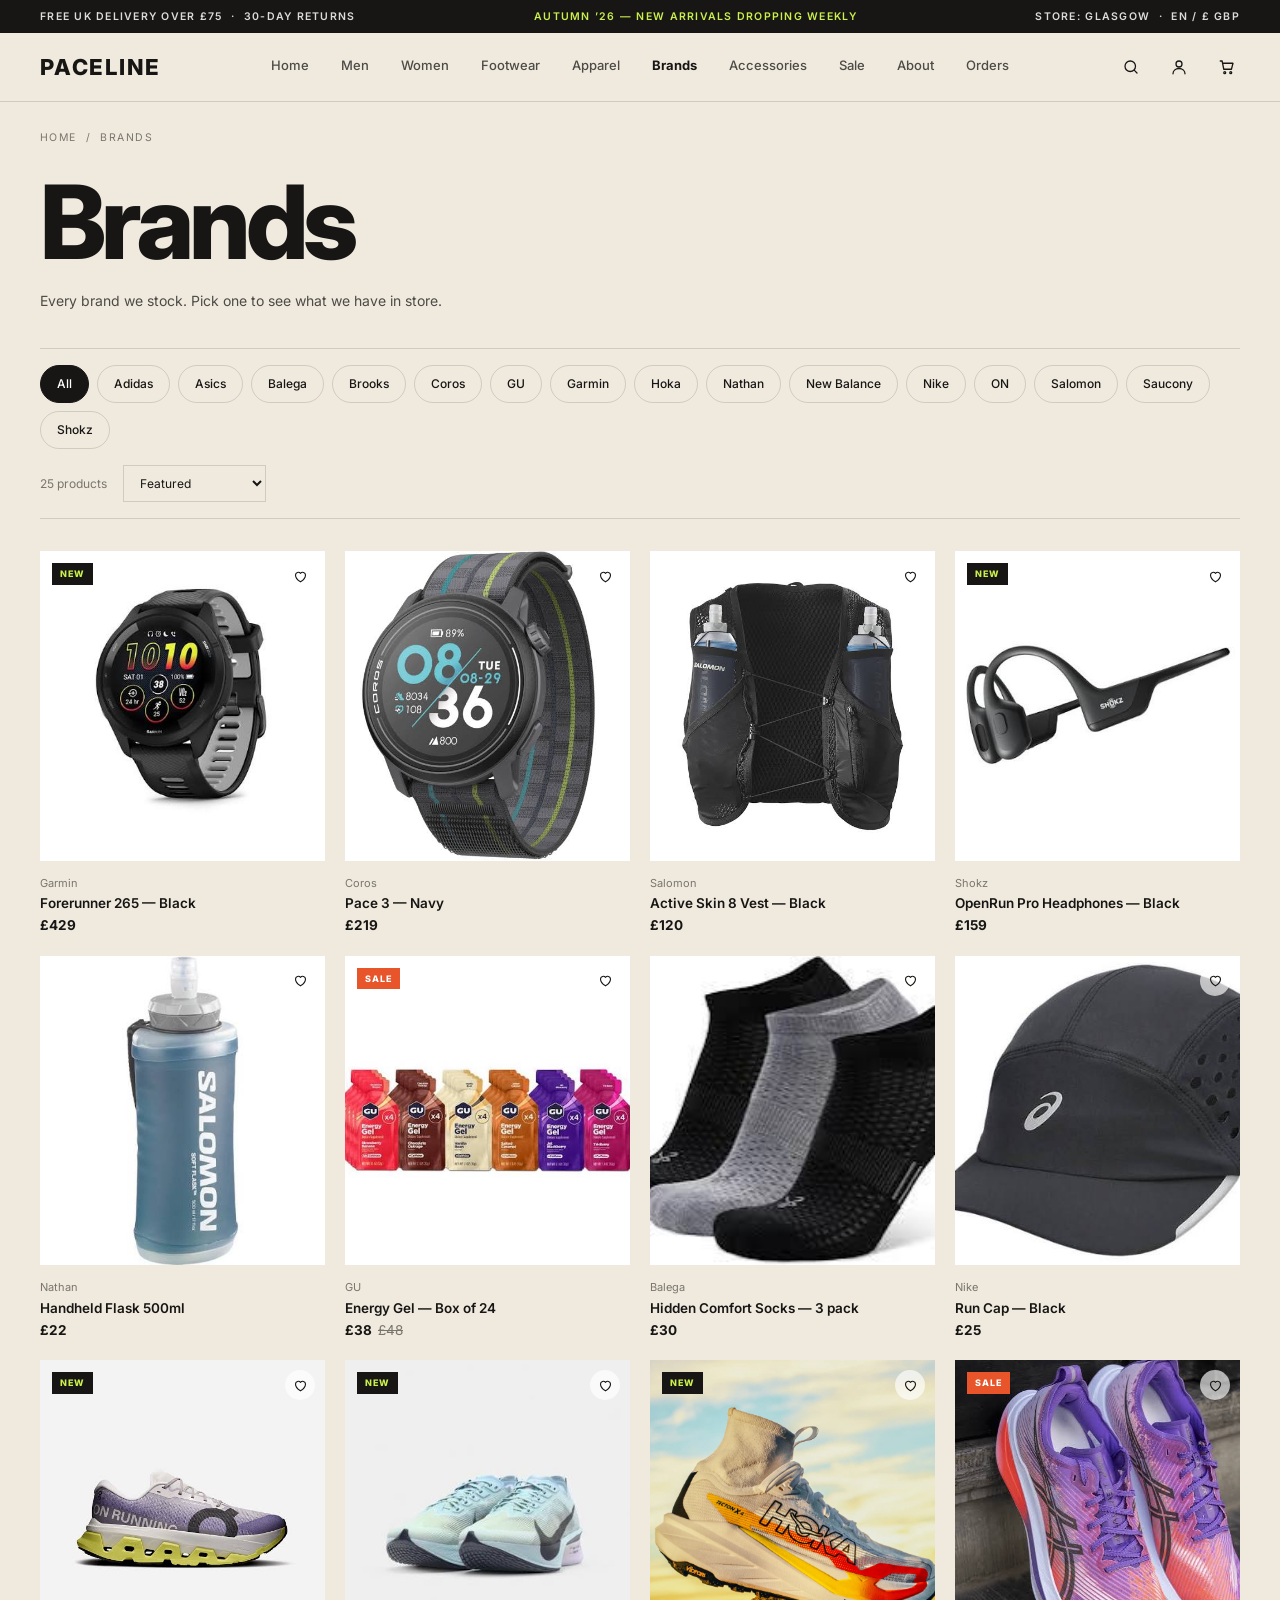
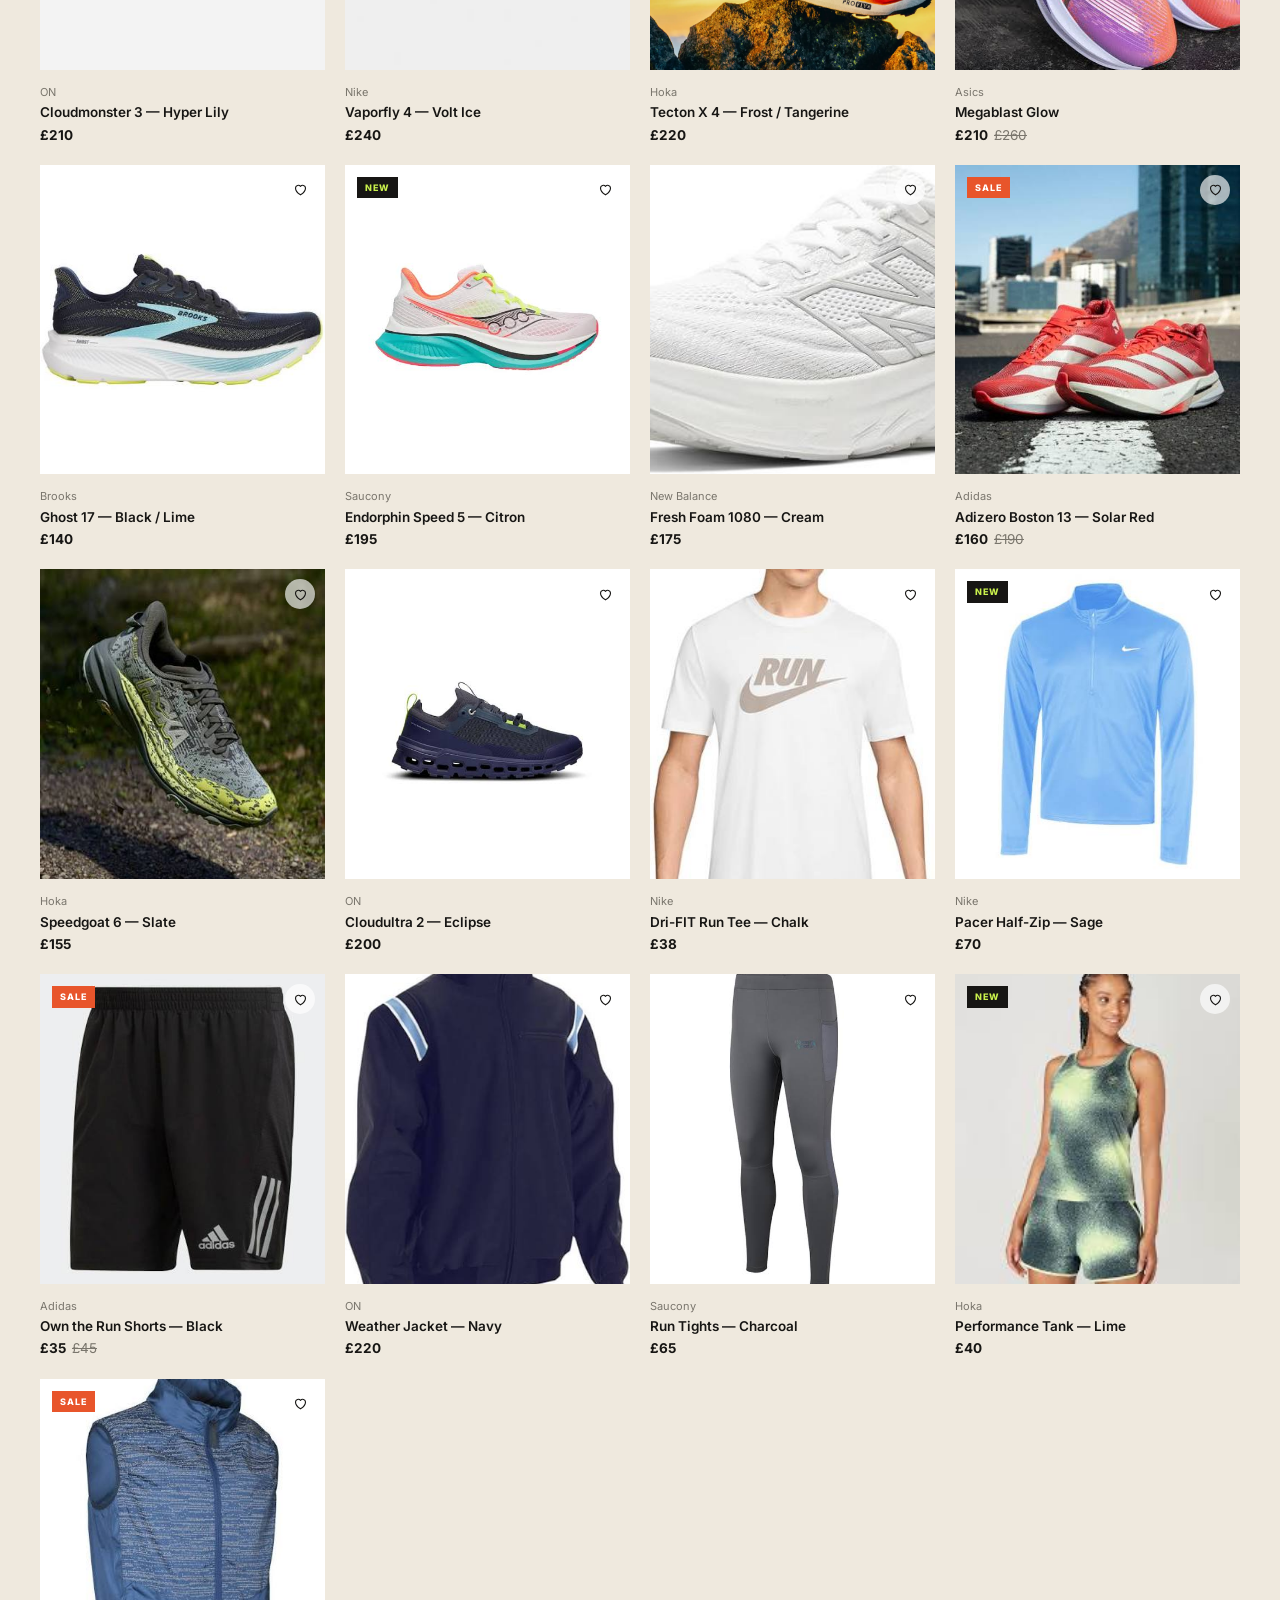
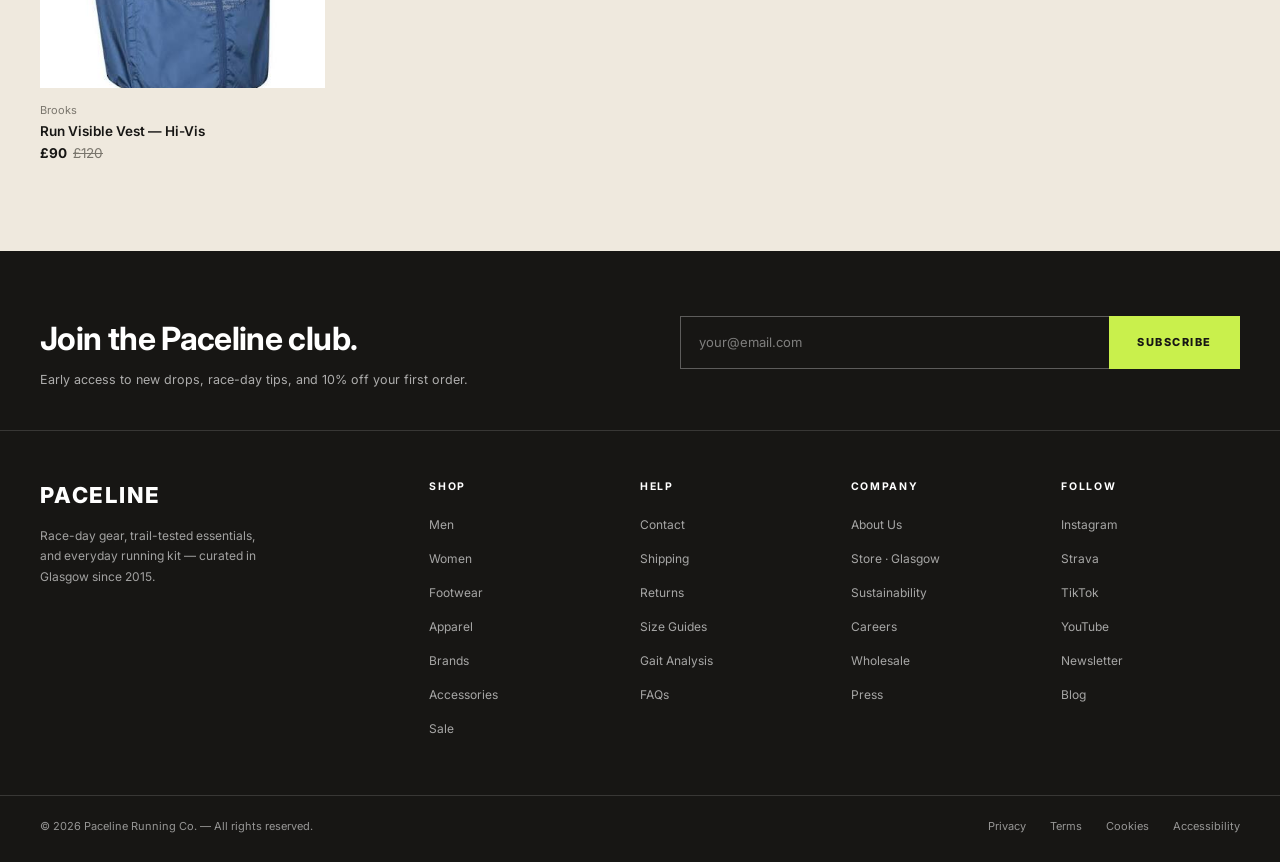
<file: brands.html>
<!doctype html>
<html lang="en-GB">
<head>
  <meta charset="utf-8">
  <meta name="viewport" content="width=device-width, initial-scale=1">
  <title>Brands— Paceline</title>
  <meta name="description" content="Running shoes and kit for men, hand-picked by the Paceline team in Glasgow.">
  <link rel="preconnect" href="https://fonts.googleapis.com">
  <link rel="preconnect" href="https://fonts.gstatic.com" crossorigin>
  <link href="https://fonts.googleapis.com/css2?family=Inter:wght@400;500;600;700;800&display=swap" rel="stylesheet">
  <link rel="stylesheet" href="css/styles.css">
</head>
<body data-page="brands">

<svg width="0" height="0" style="position:absolute" aria-hidden="true">
  <symbol id="i-search" viewBox="0 0 24 24"><circle cx="11" cy="11" r="7"/><path d="m20 20-3.5-3.5"/></symbol>
  <symbol id="i-user" viewBox="0 0 24 24"><circle cx="12" cy="8" r="4"/><path d="M4 21c0-4.4 3.6-7 8-7s8 2.6 8 7"/></symbol>
  <symbol id="i-bag" viewBox="0 0 24 24"><path d="M3 4h2.5l2.2 11h10.2l2.1-8H6.2"/><circle cx="9" cy="19.5" r="1.3"/><circle cx="17" cy="19.5" r="1.3"/></symbol>
  <symbol id="i-menu" viewBox="0 0 24 24"><path d="M4 7h16M4 12h16M4 17h16"/></symbol>
</svg>

<div class="topbar">
  <div class="wrap">
    <span>Free UK delivery over £75 &nbsp;·&nbsp; 30-day returns</span>
    <span class="mid">Autumn ’26 — new arrivals dropping weekly</span>
    <span>Store: Glasgow &nbsp;·&nbsp; EN / £ GBP</span>
  </div>
</div>

<header class="site-header">
  <div class="wrap">
    <a href="index.html" class="logo" aria-label="Paceline home">PACELINE</a>
    <nav class="nav" id="nav" aria-label="Main">
      <a href="index.html">Home</a>
      <a href="men.html">Men</a>
      <a href="women.html">Women</a>
      <a href="footwear.html">Footwear</a>
      <a href="apparel.html">Apparel</a>
      <a href="brands.html" aria-current="page">Brands</a>
      <a href="accessories.html">Accessories</a>
      <a href="sale.html">Sale</a>
      <a href="about.html">About</a>
      <a href="orders.html">Orders</a>
    </nav>
    <div class="header-actions">
      <button class="icon-btn" aria-label="Search"><svg><use href="#i-search"/></svg></button>
      <a href="login.html" class="icon-btn" aria-label="Account"><svg><use href="#i-user"/></svg></a>
      <a href="cart.html" class="icon-btn" aria-label="Basket"><svg><use href="#i-bag"/></svg><span class="cart-count" hidden>0</span></a>
      <button class="icon-btn menu-toggle" id="menuToggle" aria-label="Menu" aria-expanded="false" aria-controls="nav"><svg><use href="#i-menu"/></svg></button>
    </div>
  </div>
</header>

<main>
  <section class="page-head">
    <div class="wrap">
      <p class="crumbs"><a href="index.html">Home</a> &nbsp;/&nbsp; Brands</p>
      <h1>Brands</h1>
      <p class="sub">Every brand we stock. Pick one to see what we have in store.</p>
    </div>
  </section>

  <section class="shop-section">
    <div class="wrap">
      <div class="shop-bar">
        <div class="chips" id="brandChips" role="group" aria-label="Filter by brand"></div>
        <div class="shop-tools">
          <span id="resultCount" role="status"></span>
          <label class="sr-only" for="sortSelect">Sort by</label>
          <select id="sortSelect">
            <option value="featured">Featured</option>
            <option value="low">Price: low to high</option>
            <option value="high">Price: high to low</option>
            <option value="az">Name: A to Z</option>
          </select>
        </div>
      </div>
      <div class="product-grid" id="shopGrid"></div>
    </div>
  </section>
</main>

<footer class="site-footer on-dark">
  <section class="newsletter" aria-labelledby="nl-title">
    <div class="wrap">
      <div>
        <h2 id="nl-title">Join the Paceline club.</h2>
        <p>Early access to new drops, race-day tips, and 10% off your first order.</p>
      </div>
      <form class="sub-form" id="subForm" novalidate>
        <label class="sr-only" for="email">Email address</label>
        <input id="email" type="email" placeholder="your@email.com" autocomplete="email" required>
        <button type="submit">Subscribe</button>
        <p class="form-msg" id="formMsg" role="status"></p>
      </form>
    </div>
  </section>
  <div class="wrap footer-cols">
    <div class="footer-brand">
      <a href="index.html" class="logo">PACELINE</a>
      <p>Race-day gear, trail-tested essentials, and everyday running kit — curated in Glasgow since 2015.</p>
    </div>
    <div class="footer-col"><h4>Shop</h4><ul><li><a href="men.html">Men</a></li><li><a href="women.html">Women</a></li><li><a href="footwear.html">Footwear</a></li><li><a href="apparel.html">Apparel</a></li><li><a href="brands.html">Brands</a></li><li><a href="accessories.html">Accessories</a></li><li><a href="sale.html">Sale</a></li></ul></div>
    <div class="footer-col"><h4>Help</h4><ul><li><a href="contact.html">Contact</a></li><li><a href="orders.html">Shipping</a></li><li><a href="https://paceline.fit/policies/refund-policy">Returns</a></li><li><a href="img/size-guide.png">Size Guides</a></li><li><a href="gait-analysis.html">Gait Analysis</a></li><li><a href="https://paceline.fit/pages/faqs">FAQs</a></li></ul></div>
    <div class="footer-col"><h4>Company</h4><ul><li><a href="about.html">About Us</a></li><li><a href="https://www.visitglasgow.org.uk/">Store · Glasgow</a></li><li><a href="https://pacelineequity.com/esg-policy/">Sustainability</a></li><li><a href="https://paceline.fit/pages/careers">Careers</a></li><li><a href="https://paceline.fit/pages/the-marketplace">Wholesale</a></li><li><a href="https://paceline.fit/blogs/news">Press</a></li></ul></div>
    <div class="footer-col"><h4>Follow</h4><ul><li><a href="https://www.instagram.com/paceline.fit/?hl=en">Instagram</a></li><li><a href="https://www.strava.com/clubs/paceline-rt">Strava</a></li><li><a href="https://www.tiktok.com/@paceline.fit">TikTok</a></li><li><a href="https://www.youtube.com/@pacelineride">YouTube</a></li><li><a href="https://paceline.com/news/">Newsletter</a></li><li><a href="https://paceline.fit/pages/blogs">Blog</a></li></ul></div>
  </div>
  <div class="legal">
    <div class="wrap">
      <span>© 2026 Paceline Running Co. — All rights reserved.</span>
      <nav aria-label="Legal"><a href="#">Privacy</a><a href="#">Terms</a><a href="#">Cookies</a><a href="#">Accessibility</a></nav>
    </div>
  </div>
</footer>

<script src="js/main.js"></script>
<script src="js/store.js"></script>
<script src="js/search.js"></script>
<script src="js/products.js"></script>
</body>
</html>
</file>
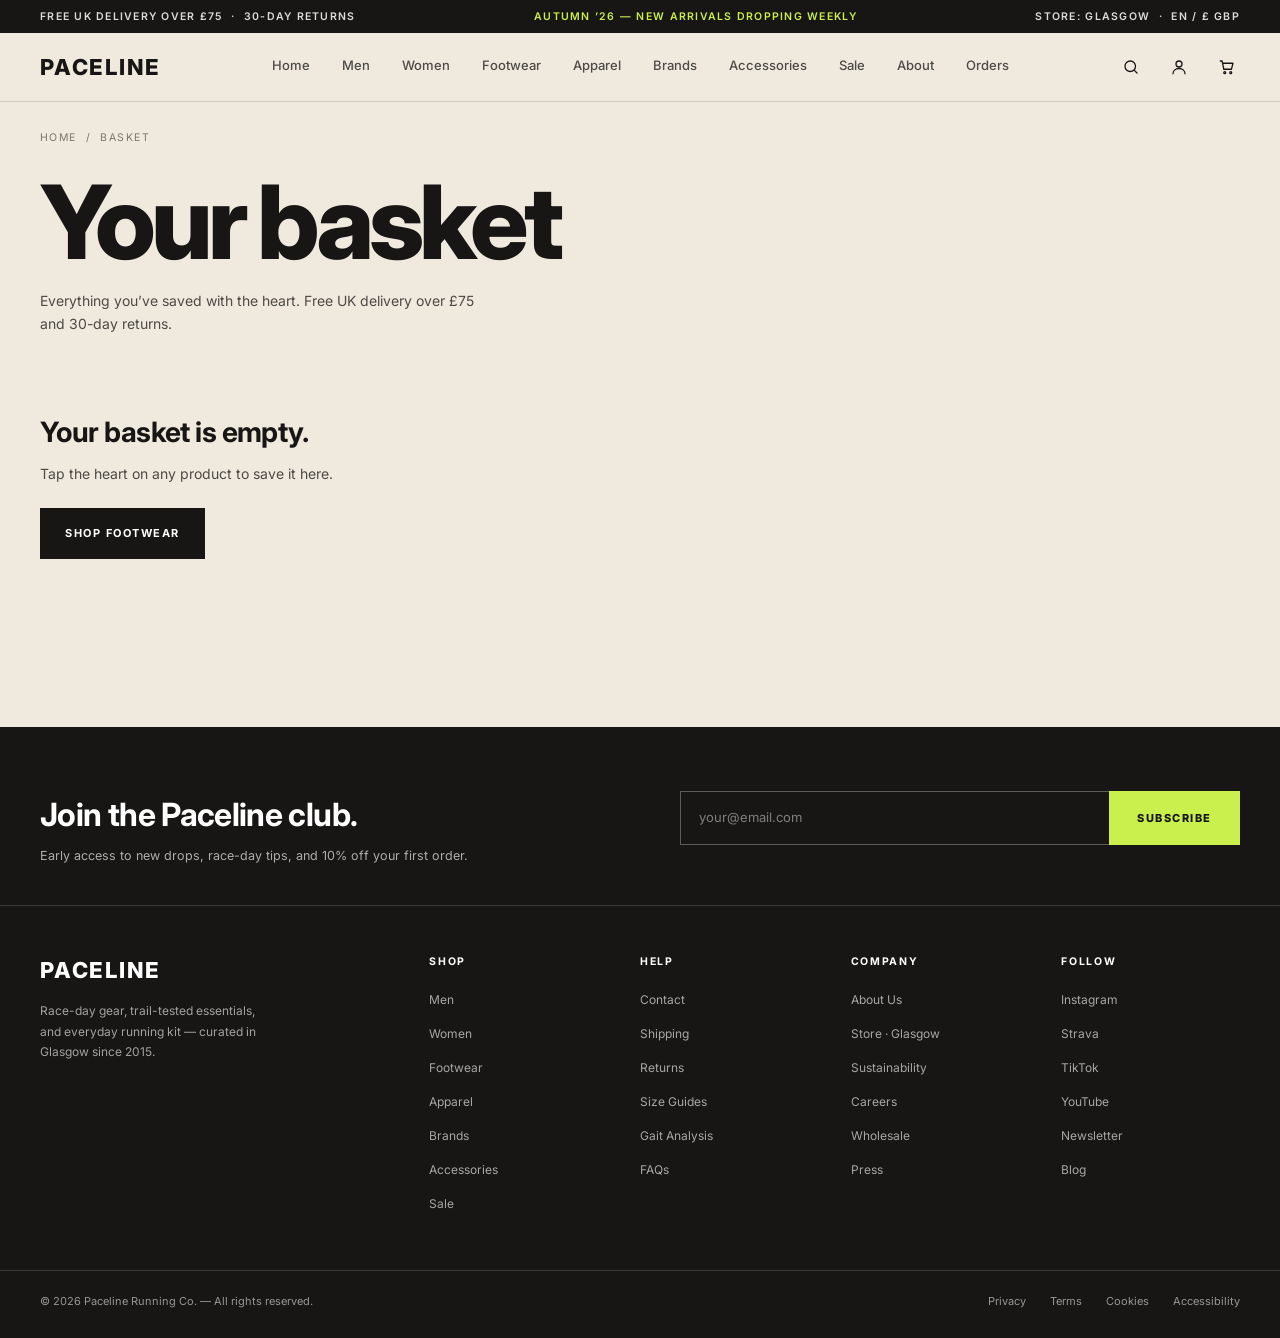
<file: cart.html>
<!doctype html>
<html lang="en-GB">
<head>
  <meta charset="utf-8">
  <meta name="viewport" content="width=device-width, initial-scale=1">
  <title>My Basket — Paceline</title>
  <meta name="description" content="Running shoes and kit for men, hand-picked by the Paceline team in Glasgow.">
  <link rel="preconnect" href="https://fonts.googleapis.com">
  <link rel="preconnect" href="https://fonts.gstatic.com" crossorigin>
  <link href="https://fonts.googleapis.com/css2?family=Inter:wght@400;500;600;700;800&display=swap" rel="stylesheet">
  <link rel="stylesheet" href="css/styles.css">
</head>
<body>

<svg width="0" height="0" style="position:absolute" aria-hidden="true">
  <symbol id="i-search" viewBox="0 0 24 24"><circle cx="11" cy="11" r="7"/><path d="m20 20-3.5-3.5"/></symbol>
  <symbol id="i-user" viewBox="0 0 24 24"><circle cx="12" cy="8" r="4"/><path d="M4 21c0-4.4 3.6-7 8-7s8 2.6 8 7"/></symbol>
  <symbol id="i-bag" viewBox="0 0 24 24"><path d="M3 4h2.5l2.2 11h10.2l2.1-8H6.2"/><circle cx="9" cy="19.5" r="1.3"/><circle cx="17" cy="19.5" r="1.3"/></symbol>
  <symbol id="i-menu" viewBox="0 0 24 24"><path d="M4 7h16M4 12h16M4 17h16"/></symbol>
</svg>

<div class="topbar">
  <div class="wrap">
    <span>Free UK delivery over £75 &nbsp;·&nbsp; 30-day returns</span>
    <span class="mid">Autumn ’26 — new arrivals dropping weekly</span>
    <span>Store: Glasgow &nbsp;·&nbsp; EN / £ GBP</span>
  </div>
</div>

<header class="site-header">
  <div class="wrap">
    <a href="index.html" class="logo" aria-label="Paceline home">PACELINE</a>
    <nav class="nav" id="nav" aria-label="Main">
      <a href="index.html">Home</a>  
      <a href="men.html">Men</a>
      <a href="women.html">Women</a>
      <a href="footwear.html">Footwear</a>
      <a href="apparel.html">Apparel</a>
      <a href="brands.html">Brands</a>
      <a href="accessories.html">Accessories</a>
      <a href="sale.html">Sale</a>
      <a href="about.html">About</a>
      <a href="orders.html">Orders</a>
    </nav>
    <div class="header-actions">
      <button class="icon-btn" aria-label="Search"><svg><use href="#i-search"/></svg></button>
      <a href="login.html" class="icon-btn" aria-label="Account"><svg><use href="#i-user"/></svg></a>
      <a href="cart.html" class="icon-btn" aria-label="Basket"><svg><use href="#i-bag"/></svg><span class="cart-count" hidden>0</span></a>
      <button class="icon-btn menu-toggle" id="menuToggle" aria-label="Menu" aria-expanded="false" aria-controls="nav"><svg><use href="#i-menu"/></svg></button>
    </div>
  </div>
</header>

<main>
  <section class="page-head">
    <div class="wrap">
      <p class="crumbs"><a href="index.html">Home</a> &nbsp;/&nbsp; Basket</p>
      <h1>Your basket</h1>
      <p class="sub">Everything you’ve saved with the heart. Free UK delivery over £75 and 30-day returns.</p>
    </div>
  </section>

  <section class="shop-section">
    <div class="wrap">

      <div class="cart-grid" id="cartGrid">
        <div>
          <div id="cartList"></div>
          <button type="button" class="link-btn cart-clear" id="clearCart">Clear basket</button>
        </div>

        <aside class="cart-summary" aria-label="Order summary">
          <h2>Summary</h2>
          <div class="sum-row"><span>Subtotal</span><b id="sumSub">£0</b></div>
          <div class="sum-row"><span>Delivery</span><b id="sumShip">£0</b></div>
          <div class="sum-total"><span>Total</span><span id="sumTotal">£0</span></div>

          <p class="ship-msg" id="shipMsg"></p>
          <div class="ship-bar" aria-hidden="true"><i id="shipBar"></i></div>

          <button type="button" class="btn btn-dark" id="checkoutBtn">Checkout</button>
          <p class="cart-note" id="cartNote" role="status"></p>

          <ul class="ship-info">
            <li><b>Free UK delivery</b> on orders over £75, otherwise £4.95</li>
            <li><b>Standard delivery</b> in 2–4 working days</li>
            <li><b>30-day returns</b> on unworn shoes and kit</li>
          </ul>
        </aside>
      </div>

      <div class="cart-empty" id="cartEmpty" hidden>
        <h2>Your basket is empty.</h2>
        <p>Tap the heart on any product to save it here.</p>
        <a class="btn btn-dark" href="footwear.html">Shop footwear</a>
      </div>

    </div>
  </section>
</main>

<footer class="site-footer on-dark">
  <section class="newsletter" aria-labelledby="nl-title">
    <div class="wrap">
      <div>
        <h2 id="nl-title">Join the Paceline club.</h2>
        <p>Early access to new drops, race-day tips, and 10% off your first order.</p>
      </div>
      <form class="sub-form" id="subForm" novalidate>
        <label class="sr-only" for="email">Email address</label>
        <input id="email" type="email" placeholder="your@email.com" autocomplete="email" required>
        <button type="submit">Subscribe</button>
        <p class="form-msg" id="formMsg" role="status"></p>
      </form>
    </div>
  </section>
  <div class="wrap footer-cols">
    <div class="footer-brand">
      <a href="index.html" class="logo">PACELINE</a>
      <p>Race-day gear, trail-tested essentials, and everyday running kit — curated in Glasgow since 2015.</p>
    </div>
    <div class="footer-col"><h4>Shop</h4><ul><li><a href="men.html">Men</a></li><li><a href="women.html">Women</a></li><li><a href="footwear.html">Footwear</a></li><li><a href="apparel.html">Apparel</a></li><li><a href="brands.html">Brands</a></li><li><a href="accessories.html">Accessories</a></li><li><a href="sale.html">Sale</a></li></ul></div>
    <div class="footer-col"><h4>Help</h4><ul><li><a href="contact.html">Contact</a></li><li><a href="orders.html">Shipping</a></li><li><a href="https://paceline.fit/policies/refund-policy">Returns</a></li><li><a href="img/size-guide.png">Size Guides</a></li><li><a href="gait-analysis.html">Gait Analysis</a></li><li><a href="https://paceline.fit/pages/faqs">FAQs</a></li></ul></div>
    <div class="footer-col"><h4>Company</h4><ul><li><a href="about.html">About Us</a></li><li><a href="https://www.visitglasgow.org.uk/">Store · Glasgow</a></li><li><a href="https://pacelineequity.com/esg-policy/">Sustainability</a></li><li><a href="https://paceline.fit/pages/careers">Careers</a></li><li><a href="https://paceline.fit/pages/the-marketplace">Wholesale</a></li><li><a href="https://paceline.fit/blogs/news">Press</a></li></ul></div>
    <div class="footer-col"><h4>Follow</h4><ul><li><a href="https://www.instagram.com/paceline.fit/?hl=en">Instagram</a></li><li><a href="https://www.strava.com/clubs/paceline-rt">Strava</a></li><li><a href="https://www.tiktok.com/@paceline.fit">TikTok</a></li><li><a href="https://www.youtube.com/@pacelineride">YouTube</a></li><li><a href="https://paceline.com/news/">Newsletter</a></li><li><a href="https://paceline.fit/pages/blogs">Blog</a></li></ul></div>
  </div>
  <div class="legal">
    <div class="wrap">
      <span>© 2026 Paceline Running Co. — All rights reserved.</span>
      <nav aria-label="Legal"><a href="#">Privacy</a><a href="#">Terms</a><a href="#">Cookies</a><a href="#">Accessibility</a></nav>
    </div>
  </div>
</footer>

<script src="js/main.js"></script>
<script src="js/store.js"></script>
<script src="js/search.js"></script>
<script src="js/cart.js"></script>
</body>
</html>
</file>
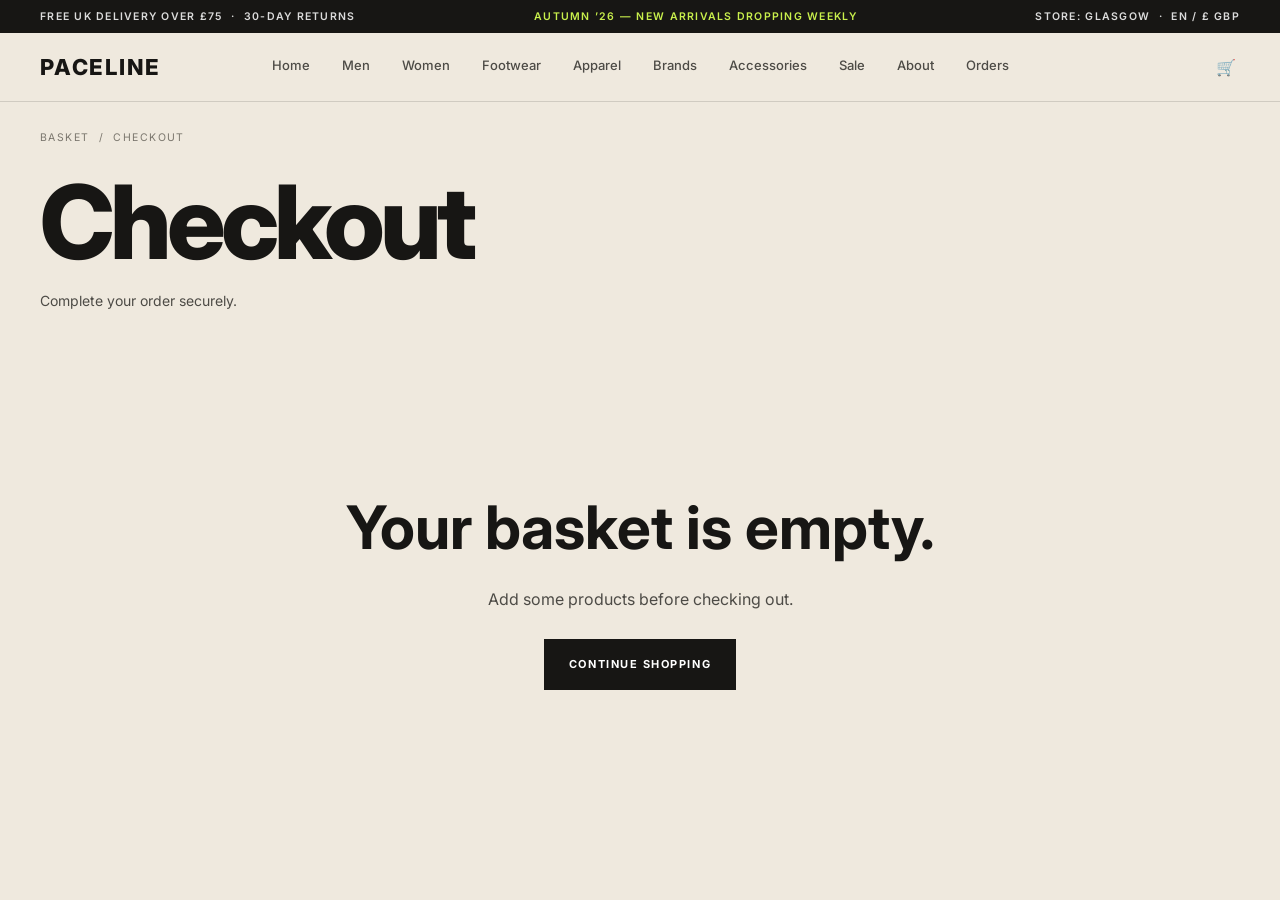
<file: checkout.html>
<!doctype html>
<html lang="en-GB">
<head>
  <meta charset="utf-8">
  <meta name="viewport" content="width=device-width, initial-scale=1">

  <title>Checkout — Paceline</title>

  <meta name="description" content="Complete your Paceline order.">

  <link rel="preconnect" href="https://fonts.googleapis.com">
  <link rel="preconnect" href="https://fonts.gstatic.com" crossorigin>
  <link href="https://fonts.googleapis.com/css2?family=Inter:wght@400;500;600;700;800&display=swap" rel="stylesheet">

  <link rel="stylesheet" href="css/styles.css">

  <style>
    /* Checkout-only additions.
       Existing Paceline styles remain unchanged. */

    .checkout-section {
      padding: 64px 0 90px;
    }

    .checkout-layout {
      display: grid;
      grid-template-columns: minmax(0, 1.5fr) minmax(300px, .8fr);
      gap: 32px;
      align-items: start;
    }

    .checkout-card {
      background: var(--cream-light);
      border: 1px solid var(--line);
      padding: 30px;
      margin-bottom: 20px;
    }

    .checkout-card h2 {
      font-size: 22px;
      margin-bottom: 24px;
    }

    .checkout-form {
      display: grid;
      gap: 16px;
    }

    .checkout-field {
      display: grid;
      gap: 7px;
    }

    .checkout-field label {
      font-size: 11px;
      font-weight: 700;
      letter-spacing: .1em;
      text-transform: uppercase;
    }

    .checkout-field input {
      width: 100%;
      padding: 14px;
      border: 1px solid var(--line);
      background: var(--white);
      color: var(--ink);
      font: inherit;
    }

    .checkout-field input:focus {
      outline: 2px solid var(--orange);
      outline-offset: 1px;
    }

    .payment-options {
      display: grid;
      gap: 12px;
    }

    .payment-option {
      display: flex;
      align-items: center;
      gap: 14px;
      padding: 17px;
      border: 1px solid var(--line);
      background: var(--white);
      cursor: pointer;
      transition: border-color .2s, background .2s;
    }

    .payment-option:hover {
      border-color: var(--ink);
    }

    .payment-option.selected {
      border-color: var(--ink);
      background: var(--cream);
    }

    .payment-option input {
      accent-color: var(--ink);
    }

    .payment-option strong {
      display: block;
      font-size: 14px;
    }

    .payment-option span {
      display: block;
      font-size: 12px;
      color: var(--muted);
      margin-top: 2px;
    }

    .payment-fields {
      display: none;
      margin-top: 20px;
      padding-top: 20px;
      border-top: 1px solid var(--line);
    }

    .payment-fields.active {
      display: grid;
      gap: 16px;
    }

    .field-row {
      display: grid;
      grid-template-columns: 1fr 1fr;
      gap: 16px;
    }

    .order-summary {
      background: var(--ink);
      color: var(--white);
      padding: 30px;
      position: sticky;
      top: 120px;
    }

    .order-summary h2 {
      font-size: 22px;
      margin-bottom: 22px;
    }

    .checkout-item {
      display: grid;
      grid-template-columns: 64px 1fr auto;
      gap: 14px;
      align-items: center;
      padding: 14px 0;
      border-bottom: 1px solid rgba(255,255,255,.15);
    }

    .checkout-item img {
      width: 64px;
      height: 64px;
      object-fit: cover;
      background: var(--cream);
    }

    .checkout-item-name {
      font-size: 13px;
      font-weight: 600;
    }

    .checkout-item-meta {
      font-size: 11px;
      color: rgba(255,255,255,.65);
      margin-top: 3px;
    }

    .checkout-item-price {
      font-size: 13px;
      font-weight: 700;
    }

    .checkout-total {
      margin-top: 20px;
      padding-top: 20px;
      border-top: 1px solid rgba(255,255,255,.2);
    }

    .checkout-total-row {
      display: flex;
      justify-content: space-between;
      margin-bottom: 10px;
      font-size: 13px;
      color: rgba(255,255,255,.75);
    }

    .checkout-total-row.final {
      margin-top: 15px;
      padding-top: 15px;
      border-top: 1px solid rgba(255,255,255,.2);
      color: var(--white);
      font-size: 18px;
      font-weight: 700;
    }

    .checkout-error {
      color: var(--orange);
      font-size: 12px;
      margin-top: 10px;
    }

    .checkout-success {
      text-align: center;
      padding: 70px 20px;
    }

    .checkout-success h1 {
      font-size: clamp(36px, 5vw, 60px);
      margin-bottom: 15px;
    }

    .checkout-success p {
      color: var(--ink-soft);
      margin-bottom: 28px;
    }

    @media (max-width: 850px) {
      .checkout-layout {
        grid-template-columns: 1fr;
      }

      .order-summary {
        position: static;
      }
    }

    @media (max-width: 550px) {
      .checkout-card,
      .order-summary {
        padding: 22px;
      }

      .field-row {
        grid-template-columns: 1fr;
      }
    }
  </style>
</head>

<body>

  <div class="topbar">
    <div class="wrap">
      <span>Free UK delivery over £75 &nbsp;·&nbsp; 30-day returns</span>
      <span class="mid">Autumn ’26 — new arrivals dropping weekly</span>
      <span>Store: Glasgow &nbsp;·&nbsp; EN / £ GBP</span>
    </div>
  </div>

  <header class="site-header">
    <div class="wrap">
      <a href="index.html" class="logo" aria-label="Paceline home">PACELINE</a>

      <nav class="nav" id="nav" aria-label="Main">
        <a href="index.html">Home</a>
        <a href="men.html">Men</a>
        <a href="women.html">Women</a>
        <a href="footwear.html">Footwear</a>
        <a href="apparel.html">Apparel</a>
        <a href="brands.html">Brands</a>
        <a href="accessories.html">Accessories</a>
        <a href="sale.html">Sale</a>
        <a href="about.html">About</a>
        <a href="orders.html">Orders</a>
      </nav>

      <div class="header-actions">
        <a href="cart.html" class="icon-btn" aria-label="Basket">
          🛒
        </a>

        <button class="icon-btn menu-toggle" id="menuToggle"
                aria-label="Menu"
                aria-expanded="false"
                aria-controls="nav">
          ☰
        </button>
      </div>
    </div>
  </header>

  <main>

    <section class="page-head">
      <div class="wrap">
        <p class="crumbs">
          <a href="cart.html">Basket</a> &nbsp;/&nbsp; Checkout
        </p>

        <h1>Checkout</h1>

        <p class="sub">
          Complete your order securely.
        </p>
      </div>
    </section>

    <section class="checkout-section">
      <div class="wrap">

        <div class="checkout-layout">

          <!-- LEFT SIDE -->
          <div>

            <!-- DELIVERY -->
            <div class="checkout-card">

              <h2>Delivery details</h2>

              <form class="checkout-form" id="checkoutForm">

                <div class="field-row">

                  <div class="checkout-field">
                    <label for="firstName">First name</label>
                    <input
                      id="firstName"
                      name="firstName"
                      type="text"
                      autocomplete="given-name"
                      required
                    >
                  </div>

                  <div class="checkout-field">
                    <label for="lastName">Last name</label>
                    <input
                      id="lastName"
                      name="lastName"
                      type="text"
                      autocomplete="family-name"
                      required
                    >
                  </div>

                </div>

                <div class="checkout-field">
                  <label for="address">Address</label>
                  <input
                    id="address"
                    name="address"
                    type="text"
                    autocomplete="street-address"
                    required
                  >
                </div>

                <div class="field-row">

                  <div class="checkout-field">
                    <label for="city">City</label>
                    <input
                      id="city"
                      name="city"
                      type="text"
                      autocomplete="address-level2"
                      required
                    >
                  </div>

                  <div class="checkout-field">
                    <label for="postcode">Postcode</label>
                    <input
                      id="postcode"
                      name="postcode"
                      type="text"
                      autocomplete="postal-code"
                      required
                    >
                  </div>

                </div>

                <div class="checkout-field">
                  <label for="phone">Phone</label>
                  <input
                    id="phone"
                    name="phone"
                    type="tel"
                    autocomplete="tel"
                    required
                  >
                </div>

              </form>

            </div>


            <!-- PAYMENT -->
            <div class="checkout-card">

              <h2>Payment method</h2>

              <div class="payment-options">

                <label class="payment-option" data-method="cod">
                  <input
                    type="radio"
                    name="payment"
                    value="Pay on Delivery"
                    checked
                  >

                  <div>
                    <strong>Pay on Delivery</strong>
                    <span>Pay when your order arrives.</span>
                  </div>
                </label>


                <label class="payment-option" data-method="upi">
                  <input
                    type="radio"
                    name="payment"
                    value="UPI"
                  >

                  <div>
                    <strong>UPI</strong>
                    <span>Pay using your UPI ID.</span>
                  </div>
                </label>


                <label class="payment-option" data-method="card">
                  <input
                    type="radio"
                    name="payment"
                    value="Credit / Debit Card"
                  >

                  <div>
                    <strong>Credit / Debit Card</strong>
                    <span>Pay securely using your card.</span>
                  </div>
                </label>

              </div>


              <!-- UPI -->
              <div class="payment-fields" id="upiFields">

                <div class="checkout-field">
                  <label for="upiId">UPI ID</label>

                  <input
                    id="upiId"
                    type="text"
                    placeholder="example@upi"
                  >
                </div>

              </div>


              <!-- CARD -->
              <div class="payment-fields" id="cardFields">

                <div class="checkout-field">
                  <label for="cardNumber">Card number</label>

                  <input
                    id="cardNumber"
                    type="text"
                    inputmode="numeric"
                    maxlength="19"
                    placeholder="1234 5678 9012 3456"
                  >
                </div>

                <div class="field-row">

                  <div class="checkout-field">
                    <label for="expiry">Expiry</label>

                    <input
                      id="expiry"
                      type="text"
                      maxlength="5"
                      placeholder="MM/YY"
                    >
                  </div>

                  <div class="checkout-field">
                    <label for="cvv">CVV</label>

                    <input
                      id="cvv"
                      type="password"
                      inputmode="numeric"
                      maxlength="4"
                      placeholder="•••"
                    >
                  </div>

                </div>

              </div>

              <p class="checkout-error" id="checkoutError"></p>

            </div>


            <button
              type="submit"
              form="checkoutForm"
              class="btn btn-dark"
              style="width:100%; justify-content:center;"
            >
              Place Order
            </button>

          </div>


          <!-- RIGHT SIDE -->
          <aside class="order-summary">

            <h2>Your order</h2>

            <div id="checkoutItems"></div>

            <div class="checkout-total">

              <div class="checkout-total-row">
                <span>Subtotal</span>
                <b id="checkoutSubtotal">£0</b>
              </div>

              <div class="checkout-total-row">
                <span>Delivery</span>
                <b id="checkoutShipping">£0</b>
              </div>

              <div class="checkout-total-row final">
                <span>Total</span>
                <span id="checkoutTotal">£0</span>
              </div>

            </div>

          </aside>

        </div>

      </div>
    </section>

  </main>


  <script src="js/main.js"></script>
  <script src="js/store.js"></script>
  <script src="js/checkout.js"></script>

</body>
</html>
</file>
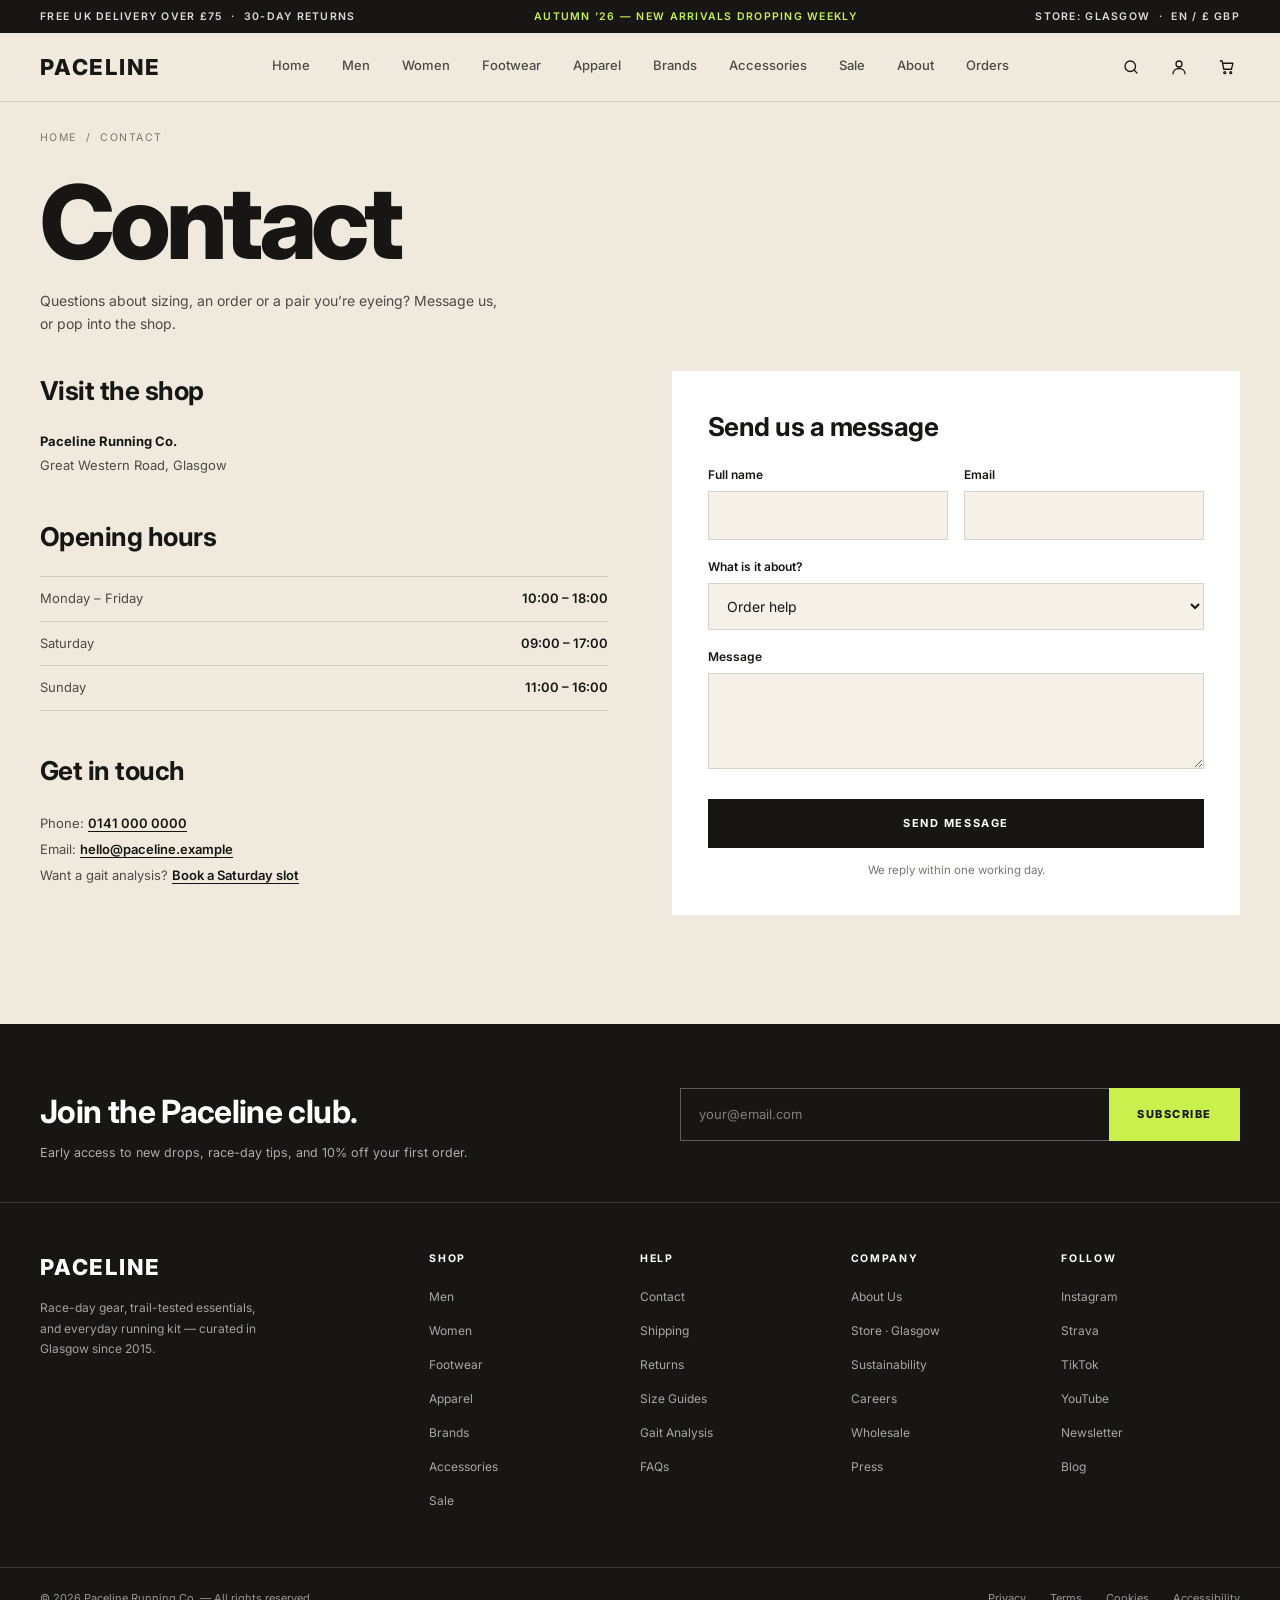
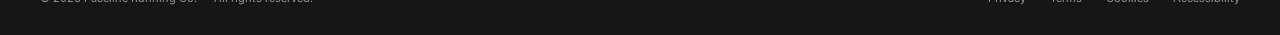
<file: contact.html>
<!doctype html>
<html lang="en-GB">
<head>
  <meta charset="utf-8">
  <meta name="viewport" content="width=device-width, initial-scale=1">
  <title>Contact — Paceline</title>
  <meta name="description" content="Running shoes and kit for men, hand-picked by the Paceline team in Glasgow.">
  <link rel="preconnect" href="https://fonts.googleapis.com">
  <link rel="preconnect" href="https://fonts.gstatic.com" crossorigin>
  <link href="https://fonts.googleapis.com/css2?family=Inter:wght@400;500;600;700;800&display=swap" rel="stylesheet">
  <link rel="stylesheet" href="css/styles.css">
</head>
<body>

<svg width="0" height="0" style="position:absolute" aria-hidden="true">
  <symbol id="i-search" viewBox="0 0 24 24"><circle cx="11" cy="11" r="7"/><path d="m20 20-3.5-3.5"/></symbol>
  <symbol id="i-user" viewBox="0 0 24 24"><circle cx="12" cy="8" r="4"/><path d="M4 21c0-4.4 3.6-7 8-7s8 2.6 8 7"/></symbol>
  <symbol id="i-bag" viewBox="0 0 24 24"><path d="M3 4h2.5l2.2 11h10.2l2.1-8H6.2"/><circle cx="9" cy="19.5" r="1.3"/><circle cx="17" cy="19.5" r="1.3"/></symbol>
  <symbol id="i-menu" viewBox="0 0 24 24"><path d="M4 7h16M4 12h16M4 17h16"/></symbol>
</svg>

<div class="topbar">
  <div class="wrap">
    <span>Free UK delivery over £75 &nbsp;·&nbsp; 30-day returns</span>
    <span class="mid">Autumn ’26 — new arrivals dropping weekly</span>
    <span>Store: Glasgow &nbsp;·&nbsp; EN / £ GBP</span>
  </div>
</div>

<header class="site-header">
  <div class="wrap">
    <a href="index.html" class="logo" aria-label="Paceline home">PACELINE</a>
    <nav class="nav" id="nav" aria-label="Main">
      <a href="index.html">Home</a>  
      <a href="men.html">Men</a>
      <a href="women.html">Women</a>
      <a href="footwear.html">Footwear</a>
      <a href="apparel.html">Apparel</a>
      <a href="brands.html">Brands</a>
      <a href="accessories.html">Accessories</a>
      <a href="sale.html">Sale</a>
      <a href="about.html">About</a>
      <a href="orders.html">Orders</a>
    </nav>
    <div class="header-actions">
      <button class="icon-btn" aria-label="Search"><svg><use href="#i-search"/></svg></button>
      <a href="login.html" class="icon-btn" aria-label="Account"><svg><use href="#i-user"/></svg></a>
      <a href="cart.html" class="icon-btn" aria-label="Basket"><svg><use href="#i-bag"/></svg><span class="cart-count" hidden>0</span></a>
      <button class="icon-btn menu-toggle" id="menuToggle" aria-label="Menu" aria-expanded="false" aria-controls="nav"><svg><use href="#i-menu"/></svg></button>
    </div>
  </div>
</header>

<main>
  <section class="page-head">
    <div class="wrap">
      <p class="crumbs"><a href="index.html">Home</a> &nbsp;/&nbsp; Contact</p>
      <h1>Contact</h1>
      <p class="sub">Questions about sizing, an order or a pair you’re eyeing? Message us, or pop into the shop.</p>
    </div>
  </section>

  <section class="gait-section">
    <div class="wrap gait-grid">

      <div class="gait-info">
        <h2>Visit the shop</h2>
        <address class="gait-where" style="margin-bottom:40px"><b>Paceline Running Co.</b><br>Great Western Road, Glasgow</address>

        <h2>Opening hours</h2>
        <dl class="hours">
          <div><dt>Monday – Friday</dt><dd>10:00 – 18:00</dd></div>
          <div><dt>Saturday</dt><dd>09:00 – 17:00</dd></div>
          <div><dt>Sunday</dt><dd>11:00 – 16:00</dd></div>
        </dl>

        <h2>Get in touch</h2>
        <p class="contact-lines">
          Phone: <a href="tel:+441410000000">0141 000 0000</a><br>
          Email: <a href="mailto:hello@paceline.example">hello@paceline.example</a><br>
          Want a gait analysis? <a href="gait-analysis.html">Book a Saturday slot</a>
        </p>
      </div>

      <div class="gait-card">
        <h2>Send us a message</h2>

        <form id="contactForm" novalidate>
          <div class="field-row">
            <div class="field">
              <label for="cName">Full name</label>
              <input id="cName" type="text" autocomplete="name">
              <p class="err">Enter your name.</p>
            </div>
            <div class="field">
              <label for="cEmail">Email</label>
              <input id="cEmail" type="email" autocomplete="email">
              <p class="err">Enter a valid email address.</p>
            </div>
          </div>

          <div class="field">
            <label for="cTopic">What is it about?</label>
            <select id="cTopic">
              <option>Order help</option>
              <option>Sizing and fit</option>
              <option>Returns</option>
              <option>Gait analysis</option>
              <option>Wholesale</option>
              <option>Something else</option>
            </select>
          </div>

          <div class="field">
            <label for="cMessage">Message</label>
            <textarea id="cMessage"></textarea>
            <p class="err">Write at least a short sentence so we can help.</p>
          </div>

          <button type="submit" class="btn btn-dark">Send message</button>
          <p class="gait-note">We reply within one working day.</p>
        </form>

        <div class="gait-done" id="contactDone" role="status">
          <div class="tick"><svg viewBox="0 0 24 24"><path d="m5 12.5 4.5 4.5L19 7.5"/></svg></div>
          <h2>Message sent, <span id="contactName"></span>.</h2>
          <p>We’ll reply to <b id="contactEmail"></b> within one working day.</p>
          <p style="margin-top:22px"><button type="button" class="btn btn-ink-outline" id="sendAnother">Send another message</button></p>
        </div>
      </div>

    </div>
  </section>
</main>

<footer class="site-footer on-dark">
  <section class="newsletter" aria-labelledby="nl-title">
    <div class="wrap">
      <div>
        <h2 id="nl-title">Join the Paceline club.</h2>
        <p>Early access to new drops, race-day tips, and 10% off your first order.</p>
      </div>
      <form class="sub-form" id="subForm" novalidate>
        <label class="sr-only" for="email">Email address</label>
        <input id="email" type="email" placeholder="your@email.com" autocomplete="email" required>
        <button type="submit">Subscribe</button>
        <p class="form-msg" id="formMsg" role="status"></p>
      </form>
    </div>
  </section>
  <div class="wrap footer-cols">
    <div class="footer-brand">
      <a href="index.html" class="logo">PACELINE</a>
      <p>Race-day gear, trail-tested essentials, and everyday running kit — curated in Glasgow since 2015.</p>
    </div>
    <div class="footer-col"><h4>Shop</h4><ul><li><a href="men.html">Men</a></li><li><a href="women.html">Women</a></li><li><a href="footwear.html">Footwear</a></li><li><a href="apparel.html">Apparel</a></li><li><a href="brands.html">Brands</a></li><li><a href="accessories.html">Accessories</a></li><li><a href="sale.html">Sale</a></li></ul></div>
    <div class="footer-col"><h4>Help</h4><ul><li><a href="contact.html">Contact</a></li><li><a href="orders.html">Shipping</a></li><li><a href="https://paceline.fit/policies/refund-policy">Returns</a></li><li><a href="img/size-guide.png">Size Guides</a></li><li><a href="gait-analysis.html">Gait Analysis</a></li><li><a href="https://paceline.fit/pages/faqs">FAQs</a></li></ul></div>
    <div class="footer-col"><h4>Company</h4><ul><li><a href="about.html">About Us</a></li><li><a href="https://www.visitglasgow.org.uk/">Store · Glasgow</a></li><li><a href="https://pacelineequity.com/esg-policy/">Sustainability</a></li><li><a href="https://paceline.fit/pages/careers">Careers</a></li><li><a href="https://paceline.fit/pages/the-marketplace">Wholesale</a></li><li><a href="https://paceline.fit/blogs/news">Press</a></li></ul></div>
    <div class="footer-col"><h4>Follow</h4><ul><li><a href="https://www.instagram.com/paceline.fit/?hl=en">Instagram</a></li><li><a href="https://www.strava.com/clubs/paceline-rt">Strava</a></li><li><a href="https://www.tiktok.com/@paceline.fit">TikTok</a></li><li><a href="https://www.youtube.com/@pacelineride">YouTube</a></li><li><a href="https://paceline.com/news/">Newsletter</a></li><li><a href="https://paceline.fit/pages/blogs">Blog</a></li></ul></div>
  </div>
  <div class="legal">
    <div class="wrap">
      <span>© 2026 Paceline Running Co. — All rights reserved.</span>
      <nav aria-label="Legal"><a href="#">Privacy</a><a href="#">Terms</a><a href="#">Cookies</a><a href="#">Accessibility</a></nav>
    </div>
  </div>
</footer>

<script src="js/main.js"></script>
<script src="js/store.js"></script>
<script src="js/search.js"></script>
<script src="js/contact.js"></script>
</body>
</html>
</file>
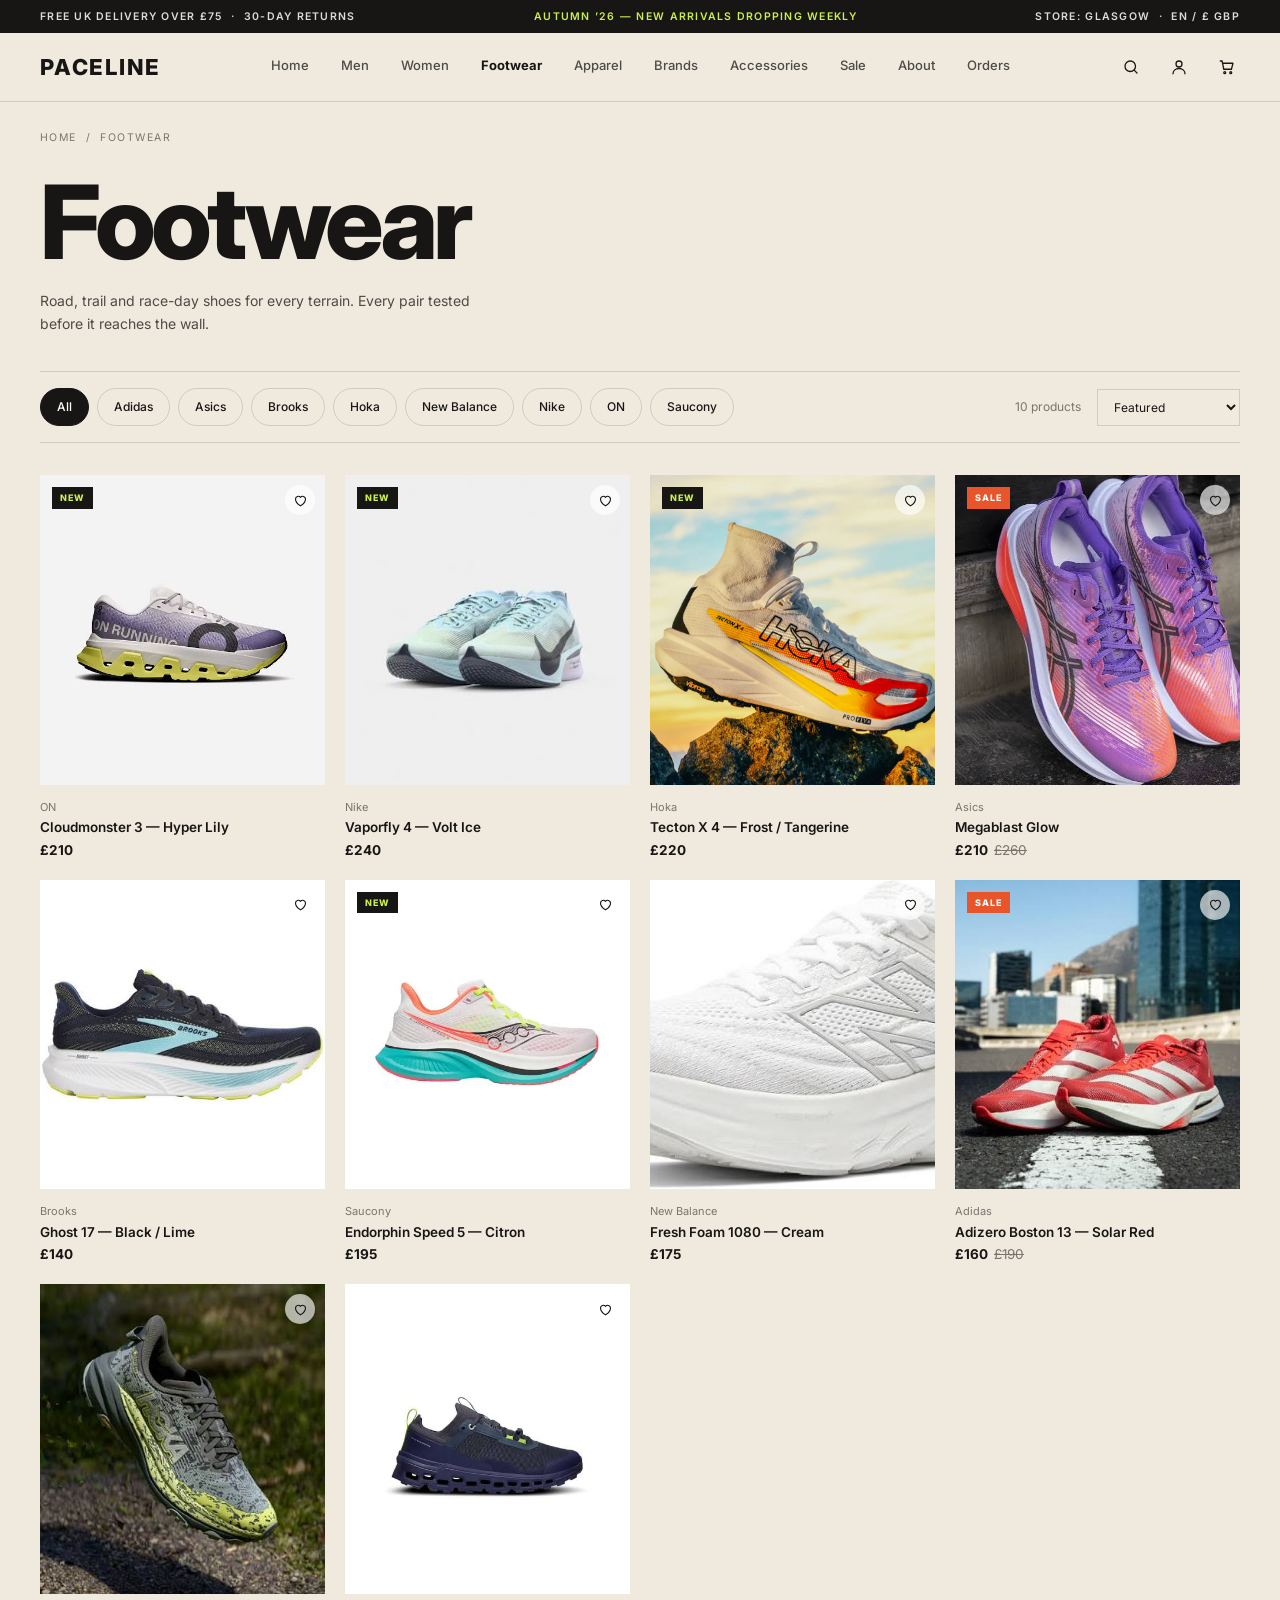
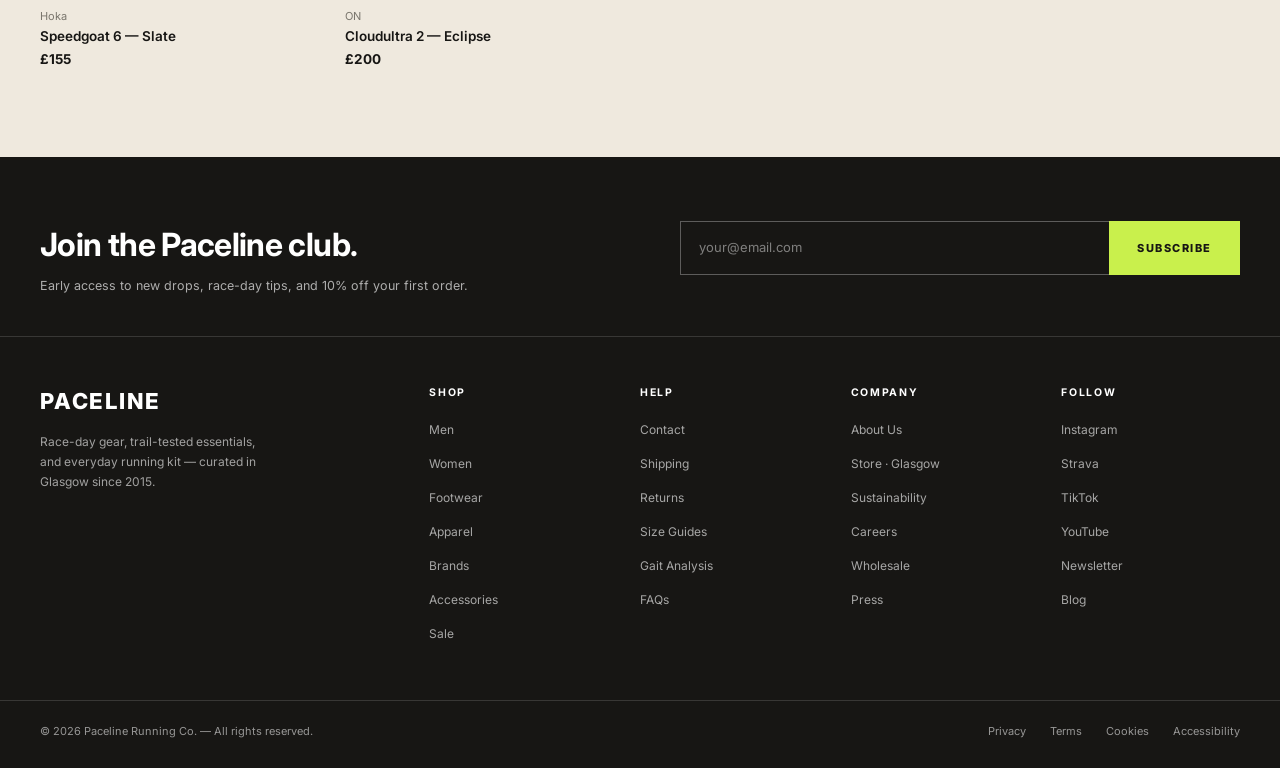
<file: footwear.html>
<!doctype html>
<html lang="en-GB">
<head>
  <meta charset="utf-8">
  <meta name="viewport" content="width=device-width, initial-scale=1">
  <title>Footwear — Paceline</title>
  <meta name="description" content="Running shoes and kit for men, hand-picked by the Paceline team in Glasgow.">
  <link rel="preconnect" href="https://fonts.googleapis.com">
  <link rel="preconnect" href="https://fonts.gstatic.com" crossorigin>
  <link href="https://fonts.googleapis.com/css2?family=Inter:wght@400;500;600;700;800&display=swap" rel="stylesheet">
  <link rel="stylesheet" href="css/styles.css">
</head>
<body data-page="footwear">

<svg width="0" height="0" style="position:absolute" aria-hidden="true">
  <symbol id="i-search" viewBox="0 0 24 24"><circle cx="11" cy="11" r="7"/><path d="m20 20-3.5-3.5"/></symbol>
  <symbol id="i-user" viewBox="0 0 24 24"><circle cx="12" cy="8" r="4"/><path d="M4 21c0-4.4 3.6-7 8-7s8 2.6 8 7"/></symbol>
  <symbol id="i-bag" viewBox="0 0 24 24"><path d="M3 4h2.5l2.2 11h10.2l2.1-8H6.2"/><circle cx="9" cy="19.5" r="1.3"/><circle cx="17" cy="19.5" r="1.3"/></symbol>
  <symbol id="i-menu" viewBox="0 0 24 24"><path d="M4 7h16M4 12h16M4 17h16"/></symbol>
</svg>

<div class="topbar">
  <div class="wrap">
    <span>Free UK delivery over £75 &nbsp;·&nbsp; 30-day returns</span>
    <span class="mid">Autumn ’26 — new arrivals dropping weekly</span>
    <span>Store: Glasgow &nbsp;·&nbsp; EN / £ GBP</span>
  </div>
</div>

<header class="site-header">
  <div class="wrap">
    <a href="index.html" class="logo" aria-label="Paceline home">PACELINE</a>
    <nav class="nav" id="nav" aria-label="Main">
      <a href="index.html">Home</a>
      <a href="men.html">Men</a>
      <a href="women.html">Women</a>
      <a href="footwear.html" aria-current="page">Footwear</a>
      <a href="apparel.html">Apparel</a>
      <a href="brands.html">Brands</a>
      <a href="accessories.html">Accessories</a>
      <a href="sale.html">Sale</a>
      <a href="about.html">About</a>
      <a href="orders.html">Orders</a>
    </nav>
    <div class="header-actions">
      <button class="icon-btn" aria-label="Search"><svg><use href="#i-search"/></svg></button>
      <a href="login.html" class="icon-btn" aria-label="Account"><svg><use href="#i-user"/></svg></a>
      <a href="cart.html" class="icon-btn" aria-label="Basket"><svg><use href="#i-bag"/></svg><span class="cart-count" hidden>0</span></a>
      <button class="icon-btn menu-toggle" id="menuToggle" aria-label="Menu" aria-expanded="false" aria-controls="nav"><svg><use href="#i-menu"/></svg></button>
    </div>
  </div>
</header>

<main>
  <section class="page-head">
    <div class="wrap">
      <p class="crumbs"><a href="index.html">Home</a> &nbsp;/&nbsp; Footwear</p>
      <h1>Footwear</h1>
      <p class="sub">Road, trail and race-day shoes for every terrain. Every pair tested before it reaches the wall.</p>
    </div>
  </section>

  <section class="shop-section">
    <div class="wrap">
      <div class="shop-bar">
        <div class="chips" id="brandChips" role="group" aria-label="Filter by brand"></div>
        <div class="shop-tools">
          <span id="resultCount" role="status"></span>
          <label class="sr-only" for="sortSelect">Sort by</label>
          <select id="sortSelect">
            <option value="featured">Featured</option>
            <option value="low">Price: low to high</option>
            <option value="high">Price: high to low</option>
            <option value="az">Name: A to Z</option>
          </select>
        </div>
      </div>
      <div class="product-grid" id="shopGrid"></div>
    </div>
  </section>
</main>

<footer class="site-footer on-dark">
  <section class="newsletter" aria-labelledby="nl-title">
    <div class="wrap">
      <div>
        <h2 id="nl-title">Join the Paceline club.</h2>
        <p>Early access to new drops, race-day tips, and 10% off your first order.</p>
      </div>
      <form class="sub-form" id="subForm" novalidate>
        <label class="sr-only" for="email">Email address</label>
        <input id="email" type="email" placeholder="your@email.com" autocomplete="email" required>
        <button type="submit">Subscribe</button>
        <p class="form-msg" id="formMsg" role="status"></p>
      </form>
    </div>
  </section>
  <div class="wrap footer-cols">
    <div class="footer-brand">
      <a href="index.html" class="logo">PACELINE</a>
      <p>Race-day gear, trail-tested essentials, and everyday running kit — curated in Glasgow since 2015.</p>
    </div>
    <div class="footer-col"><h4>Shop</h4><ul><li><a href="men.html">Men</a></li><li><a href="women.html">Women</a></li><li><a href="footwear.html">Footwear</a></li><li><a href="apparel.html">Apparel</a></li><li><a href="brands.html">Brands</a></li><li><a href="accessories.html">Accessories</a></li><li><a href="sale.html">Sale</a></li></ul></div>
    <div class="footer-col"><h4>Help</h4><ul><li><a href="contact.html">Contact</a></li><li><a href="orders.html">Shipping</a></li><li><a href="https://paceline.fit/policies/refund-policy">Returns</a></li><li><a href="img/size-guide.png">Size Guides</a></li><li><a href="gait-analysis.html">Gait Analysis</a></li><li><a href="https://paceline.fit/pages/faqs">FAQs</a></li></ul></div>
    <div class="footer-col"><h4>Company</h4><ul><li><a href="about.html">About Us</a></li><li><a href="https://www.visitglasgow.org.uk/">Store · Glasgow</a></li><li><a href="https://pacelineequity.com/esg-policy/">Sustainability</a></li><li><a href="https://paceline.fit/pages/careers">Careers</a></li><li><a href="https://paceline.fit/pages/the-marketplace">Wholesale</a></li><li><a href="https://paceline.fit/blogs/news">Press</a></li></ul></div>
    <div class="footer-col"><h4>Follow</h4><ul><li><a href="https://www.instagram.com/paceline.fit/?hl=en">Instagram</a></li><li><a href="https://www.strava.com/clubs/paceline-rt">Strava</a></li><li><a href="https://www.tiktok.com/@paceline.fit">TikTok</a></li><li><a href="https://www.youtube.com/@pacelineride">YouTube</a></li><li><a href="https://paceline.com/news/">Newsletter</a></li><li><a href="https://paceline.fit/pages/blogs">Blog</a></li></ul></div>
  </div>
  <div class="legal">
    <div class="wrap">
      <span>© 2026 Paceline Running Co. — All rights reserved.</span>
      <nav aria-label="Legal"><a href="#">Privacy</a><a href="#">Terms</a><a href="#">Cookies</a><a href="#">Accessibility</a></nav>
    </div>
  </div>
</footer>

<script src="js/main.js"></script>
<script src="js/store.js"></script>
<script src="js/search.js"></script>
<script src="js/products.js"></script>
</body>
</html>
</file>
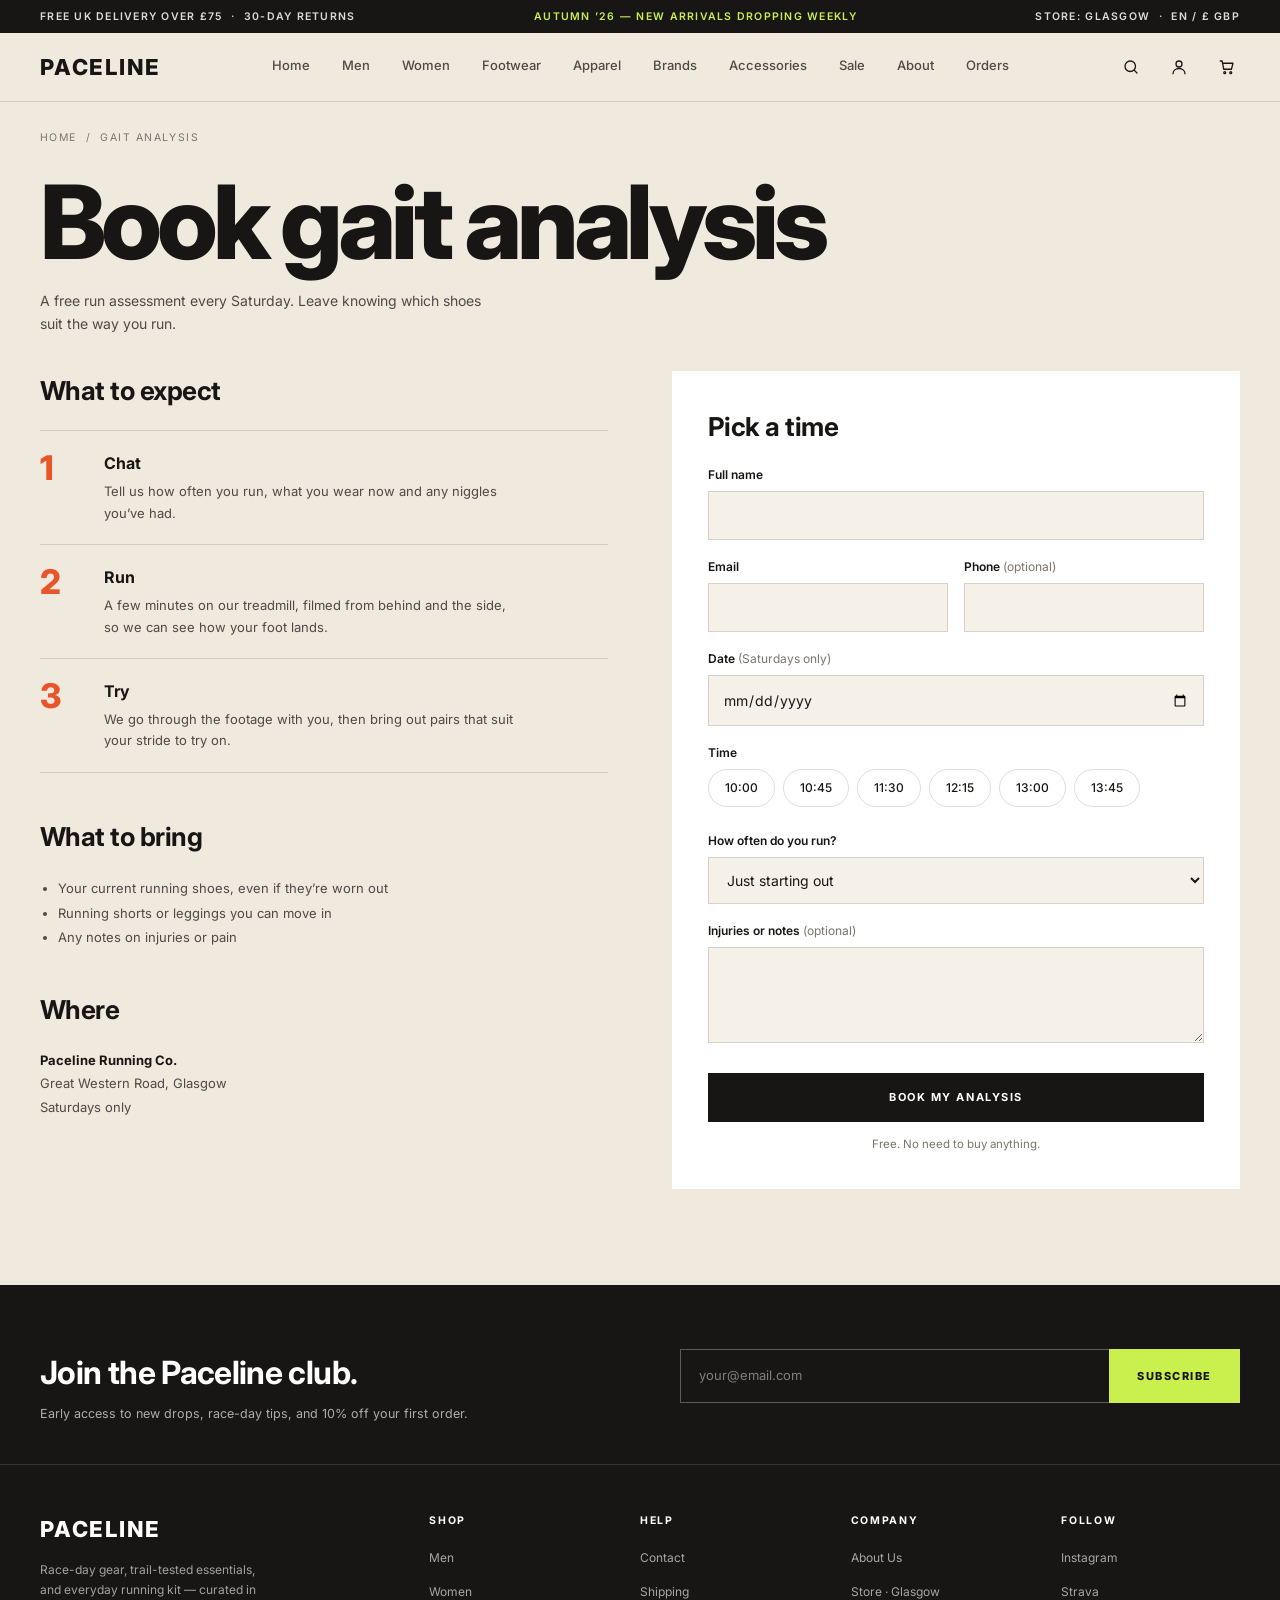
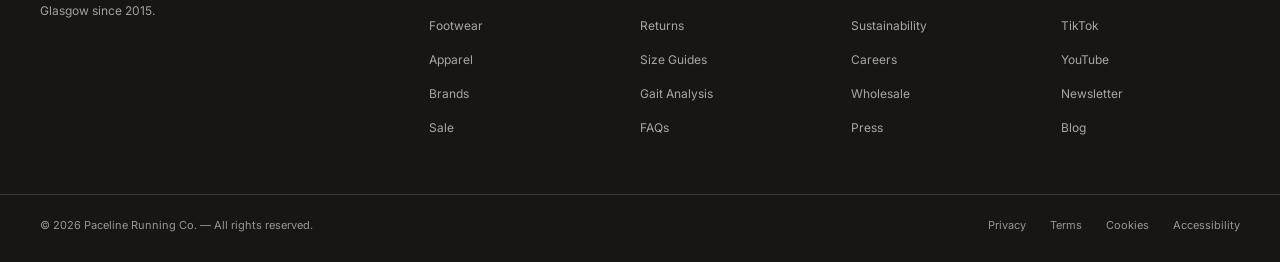
<file: gait-analysis.html>
<!doctype html>
<html lang="en-GB">
<head>
  <meta charset="utf-8">
  <meta name="viewport" content="width=device-width, initial-scale=1">
  <title>Gait Analysis — Paceline</title>
  <meta name="description" content="Running shoes and kit for men, hand-picked by the Paceline team in Glasgow.">
  <link rel="preconnect" href="https://fonts.googleapis.com">
  <link rel="preconnect" href="https://fonts.gstatic.com" crossorigin>
  <link href="https://fonts.googleapis.com/css2?family=Inter:wght@400;500;600;700;800&display=swap" rel="stylesheet">
  <link rel="stylesheet" href="css/styles.css">
</head>
<body data-page="gait-analysis">

<svg width="0" height="0" style="position:absolute" aria-hidden="true">
  <symbol id="i-search" viewBox="0 0 24 24"><circle cx="11" cy="11" r="7"/><path d="m20 20-3.5-3.5"/></symbol>
  <symbol id="i-user" viewBox="0 0 24 24"><circle cx="12" cy="8" r="4"/><path d="M4 21c0-4.4 3.6-7 8-7s8 2.6 8 7"/></symbol>
  <symbol id="i-bag" viewBox="0 0 24 24"><path d="M3 4h2.5l2.2 11h10.2l2.1-8H6.2"/><circle cx="9" cy="19.5" r="1.3"/><circle cx="17" cy="19.5" r="1.3"/></symbol>
  <symbol id="i-menu" viewBox="0 0 24 24"><path d="M4 7h16M4 12h16M4 17h16"/></symbol>
</svg>

<div class="topbar">
  <div class="wrap">
    <span>Free UK delivery over £75 &nbsp;·&nbsp; 30-day returns</span>
    <span class="mid">Autumn ’26 — new arrivals dropping weekly</span>
    <span>Store: Glasgow &nbsp;·&nbsp; EN / £ GBP</span>
  </div>
</div>

<header class="site-header">
  <div class="wrap">
    <a href="index.html" class="logo" aria-label="Paceline home">PACELINE</a>
    <nav class="nav" id="nav" aria-label="Main">
      <a href="index.html">Home</a>  
      <a href="men.html">Men</a>
      <a href="women.html">Women</a>
      <a href="footwear.html">Footwear</a>
      <a href="apparel.html">Apparel</a>
      <a href="brands.html">Brands</a>
      <a href="accessories.html">Accessories</a>
      <a href="sale.html">Sale</a>
      <a href="about.html">About</a>
      <a href="orders.html">Orders</a>
    </nav>
    <div class="header-actions">
      <button class="icon-btn" aria-label="Search"><svg><use href="#i-search"/></svg></button>
      <a href="login.html" class="icon-btn" aria-label="Account"><svg><use href="#i-user"/></svg></a>
      <a href="cart.html" class="icon-btn" aria-label="Basket"><svg><use href="#i-bag"/></svg><span class="cart-count" hidden>0</span></a>
      <button class="icon-btn menu-toggle" id="menuToggle" aria-label="Menu" aria-expanded="false" aria-controls="nav"><svg><use href="#i-menu"/></svg></button>
    </div>
  </div>
</header>

<main>
  <section class="page-head">
    <div class="wrap">
      <p class="crumbs"><a href="index.html">Home</a> &nbsp;/&nbsp; Gait analysis</p>
      <h1>Book gait analysis</h1>
      <p class="sub">A free run assessment every Saturday. Leave knowing which shoes suit the way you run.</p>
    </div>
  </section>

  <section class="gait-section">
    <div class="wrap gait-grid">

      <div class="gait-info">
        <h2>What to expect</h2>
        <ol class="gait-steps">
          <li><span class="n">1</span><div><h3>Chat</h3><p>Tell us how often you run, what you wear now and any niggles you’ve had.</p></div></li>
          <li><span class="n">2</span><div><h3>Run</h3><p>A few minutes on our treadmill, filmed from behind and the side, so we can see how your foot lands.</p></div></li>
          <li><span class="n">3</span><div><h3>Try</h3><p>We go through the footage with you, then bring out pairs that suit your stride to try on.</p></div></li>
        </ol>

        <h2>What to bring</h2>
        <ul class="gait-list">
          <li>Your current running shoes, even if they’re worn out</li>
          <li>Running shorts or leggings you can move in</li>
          <li>Any notes on injuries or pain</li>
        </ul>

        <h2>Where</h2>
        <address class="gait-where"><b>Paceline Running Co.</b><br>Great Western Road, Glasgow<br>Saturdays only</address>
      </div>

      <div class="gait-card" id="bookingCard">
        <h2>Pick a time</h2>

        <form id="gaitForm" novalidate>
          <div class="field">
            <label for="gName">Full name</label>
            <input id="gName" type="text" autocomplete="name">
            <p class="err">Enter your name.</p>
          </div>

          <div class="field-row">
            <div class="field">
              <label for="gEmail">Email</label>
              <input id="gEmail" type="email" autocomplete="email">
              <p class="err">Enter a valid email address.</p>
            </div>
            <div class="field">
              <label for="gPhone">Phone <span class="opt">(optional)</span></label>
              <input id="gPhone" type="tel" autocomplete="tel">
            </div>
          </div>

          <div class="field">
            <label for="gDate">Date <span class="opt">(Saturdays only)</span></label>
            <input id="gDate" type="date">
            <p class="err">Choose a Saturday.</p>
          </div>

          <fieldset class="field" id="slotField">
            <legend>Time</legend>
            <div class="slots">
              <label class="slot"><input type="radio" name="slot" value="10:00"><span>10:00</span></label>
              <label class="slot"><input type="radio" name="slot" value="10:45"><span>10:45</span></label>
              <label class="slot"><input type="radio" name="slot" value="11:30"><span>11:30</span></label>
              <label class="slot"><input type="radio" name="slot" value="12:15"><span>12:15</span></label>
              <label class="slot"><input type="radio" name="slot" value="13:00"><span>13:00</span></label>
              <label class="slot"><input type="radio" name="slot" value="13:45"><span>13:45</span></label>
            </div>
            <p class="err">Choose a time.</p>
          </fieldset>

          <div class="field">
            <label for="gLevel">How often do you run?</label>
            <select id="gLevel">
              <option>Just starting out</option>
              <option>A few times a month</option>
              <option>Every week</option>
              <option>Training for a race</option>
            </select>
          </div>

          <div class="field">
            <label for="gNotes">Injuries or notes <span class="opt">(optional)</span></label>
            <textarea id="gNotes"></textarea>
          </div>

          <button type="submit" class="btn btn-dark">Book my analysis</button>
          <p class="gait-note">Free. No need to buy anything.</p>
        </form>

        <div class="gait-done" id="gaitDone" role="status">
          <div class="tick"><svg viewBox="0 0 24 24"><path d="m5 12.5 4.5 4.5L19 7.5"/></svg></div>
          <h2>You’re booked in, <span id="doneName"></span>.</h2>
          <p>We’ll email <b id="doneEmail"></b> to confirm.</p>
          <dl>
            <div><dt>Date</dt><dd id="doneDate"></dd></div>
            <div><dt>Time</dt><dd id="doneTime"></dd></div>
            <div><dt>Where</dt><dd>Paceline, Great Western Road</dd></div>
          </dl>
          <button type="button" class="btn btn-ink-outline" id="bookAnother">Book another time</button>
        </div>
      </div>

    </div>
  </section>
</main>

<footer class="site-footer on-dark">
  <section class="newsletter" aria-labelledby="nl-title">
    <div class="wrap">
      <div>
        <h2 id="nl-title">Join the Paceline club.</h2>
        <p>Early access to new drops, race-day tips, and 10% off your first order.</p>
      </div>
      <form class="sub-form" id="subForm" novalidate>
        <label class="sr-only" for="email">Email address</label>
        <input id="email" type="email" placeholder="your@email.com" autocomplete="email" required>
        <button type="submit">Subscribe</button>
        <p class="form-msg" id="formMsg" role="status"></p>
      </form>
    </div>
  </section>
  <div class="wrap footer-cols">
    <div class="footer-brand">
      <a href="index.html" class="logo">PACELINE</a>
      <p>Race-day gear, trail-tested essentials, and everyday running kit — curated in Glasgow since 2015.</p>
    </div>
    <div class="footer-col"><h4>Shop</h4><ul><li><a href="men.html">Men</a></li><li><a href="women.html">Women</a></li><li><a href="footwear.html">Footwear</a></li><li><a href="apparel.html">Apparel</a></li><li><a href="brands.html">Brands</a></li><li><a href="sale.html">Sale</a></li></ul></div>
    <div class="footer-col"><h4>Help</h4><ul><li><a href="contact.html">Contact</a></li><li><a href="orders.html">Shipping</a></li><li><a href="https://paceline.fit/policies/refund-policy">Returns</a></li><li><a href="img/size-guide.png">Size Guides</a></li><li><a href="gait-analysis.html">Gait Analysis</a></li><li><a href="https://paceline.fit/pages/faqs">FAQs</a></li></ul></div>
    <div class="footer-col"><h4>Company</h4><ul><li><a href="about.html">About Us</a></li><li><a href="https://www.visitglasgow.org.uk/">Store · Glasgow</a></li><li><a href="https://pacelineequity.com/esg-policy/">Sustainability</a></li><li><a href="https://paceline.fit/pages/careers">Careers</a></li><li><a href="https://paceline.fit/pages/the-marketplace">Wholesale</a></li><li><a href="https://paceline.fit/blogs/news">Press</a></li></ul></div>
    <div class="footer-col"><h4>Follow</h4><ul><li><a href="https://www.instagram.com/paceline.fit/?hl=en">Instagram</a></li><li><a href="https://www.strava.com/clubs/paceline-rt">Strava</a></li><li><a href="https://www.tiktok.com/@paceline.fit">TikTok</a></li><li><a href="https://www.youtube.com/@pacelineride">YouTube</a></li><li><a href="https://paceline.com/news/">Newsletter</a></li><li><a href="https://paceline.fit/pages/blogs">Blog</a></li></ul></div>
  </div>
  <div class="legal">
    <div class="wrap">
      <span>© 2026 Paceline Running Co. — All rights reserved.</span>
      <nav aria-label="Legal"><a href="#">Privacy</a><a href="#">Terms</a><a href="#">Cookies</a><a href="#">Accessibility</a></nav>
    </div>
  </div>
</footer>

<script src="js/main.js"></script>
<script src="js/store.js"></script>
<script src="js/search.js"></script>
<script src="js/gait.js"></script>
</body>
</html>
</file>
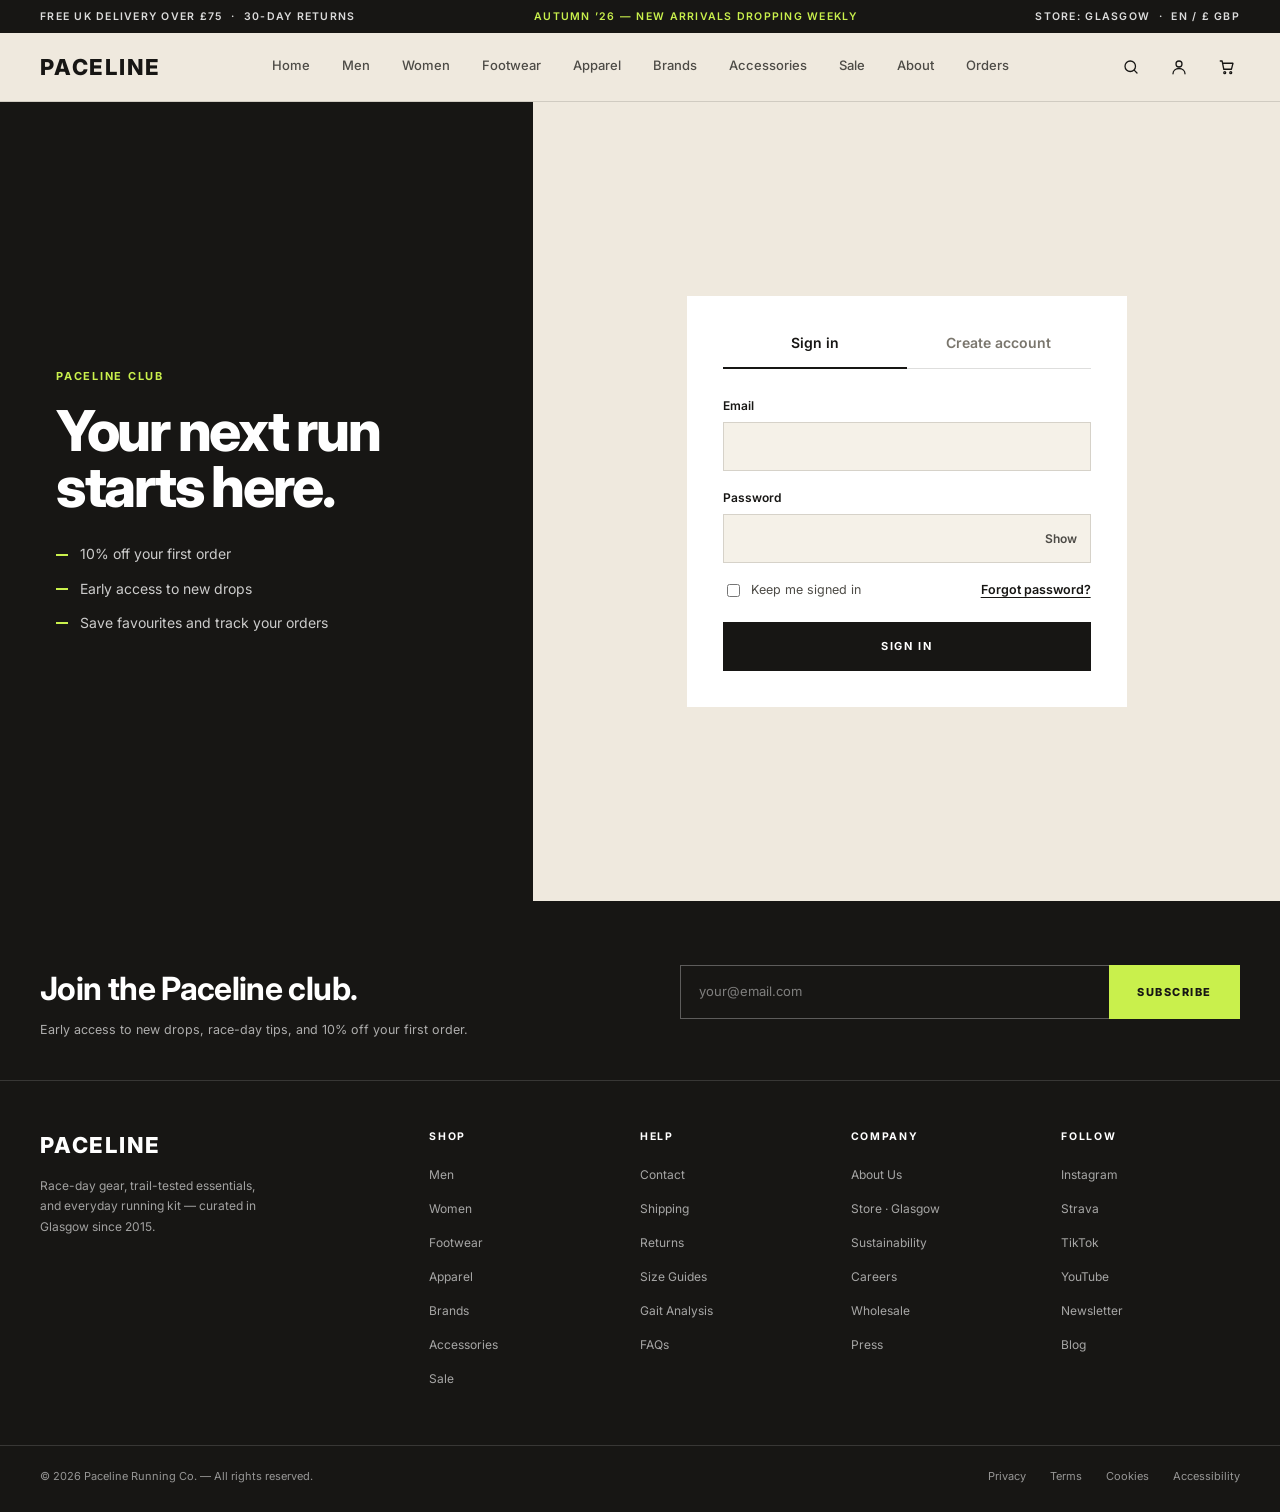
<file: login.html>
<!doctype html>
<html lang="en-GB">
<head>
  <meta charset="utf-8">
  <meta name="viewport" content="width=device-width, initial-scale=1">
  <title>Sign in— Paceline</title>
  <meta name="description" content="Running shoes and kit for men, hand-picked by the Paceline team in Glasgow.">
  <link rel="preconnect" href="https://fonts.googleapis.com">
  <link rel="preconnect" href="https://fonts.gstatic.com" crossorigin>
  <link href="https://fonts.googleapis.com/css2?family=Inter:wght@400;500;600;700;800&display=swap" rel="stylesheet">
  <link rel="stylesheet" href="css/styles.css">
</head>
<body>

<svg width="0" height="0" style="position:absolute" aria-hidden="true">
  <symbol id="i-search" viewBox="0 0 24 24"><circle cx="11" cy="11" r="7"/><path d="m20 20-3.5-3.5"/></symbol>
  <symbol id="i-user" viewBox="0 0 24 24"><circle cx="12" cy="8" r="4"/><path d="M4 21c0-4.4 3.6-7 8-7s8 2.6 8 7"/></symbol>
  <symbol id="i-bag" viewBox="0 0 24 24"><path d="M3 4h2.5l2.2 11h10.2l2.1-8H6.2"/><circle cx="9" cy="19.5" r="1.3"/><circle cx="17" cy="19.5" r="1.3"/></symbol>
  <symbol id="i-menu" viewBox="0 0 24 24"><path d="M4 7h16M4 12h16M4 17h16"/></symbol>
</svg>

<div class="topbar">
  <div class="wrap">
    <span>Free UK delivery over £75 &nbsp;·&nbsp; 30-day returns</span>
    <span class="mid">Autumn ’26 — new arrivals dropping weekly</span>
    <span>Store: Glasgow &nbsp;·&nbsp; EN / £ GBP</span>
  </div>
</div>

<header class="site-header">
  <div class="wrap">
    <a href="index.html" class="logo" aria-label="Paceline home">PACELINE</a>
    <nav class="nav" id="nav" aria-label="Main">
      <a href="index.html">Home</a>  
      <a href="men.html">Men</a>
      <a href="women.html">Women</a>
      <a href="footwear.html">Footwear</a>
      <a href="apparel.html">Apparel</a>
      <a href="brands.html">Brands</a>
      <a href="accessories.html">Accessories</a>
      <a href="sale.html">Sale</a>
      <a href="about.html">About</a>
      <a href="orders.html">Orders</a>
    </nav>
    <div class="header-actions">
      <button class="icon-btn" aria-label="Search"><svg><use href="#i-search"/></svg></button>
      <a href="login.html" class="icon-btn" aria-label="Account"><svg><use href="#i-user"/></svg></a>
      <a href="cart.html" class="icon-btn" aria-label="Basket"><svg><use href="#i-bag"/></svg><span class="cart-count" hidden>0</span></a>
      <button class="icon-btn menu-toggle" id="menuToggle" aria-label="Menu" aria-expanded="false" aria-controls="nav"><svg><use href="#i-menu"/></svg></button>
    </div>
  </div>
</header>

<main>
  <section class="auth">
    <div class="auth-side on-dark">
      <p class="eyebrow">Paceline club</p>
      <h1>Your next run starts here.</h1>
      <ul class="auth-perks">
        <li>10% off your first order</li>
        <li>Early access to new drops</li>
        <li>Save favourites and track your orders</li>
      </ul>
    </div>

    <div class="auth-main">
      <div class="auth-card">

        <div class="auth-tabs" id="authTabs" role="tablist" aria-label="Account">
          <button type="button" role="tab" id="tab-signin" aria-selected="true" aria-controls="panel-signin">Sign in</button>
          <button type="button" role="tab" id="tab-signup" aria-selected="false" aria-controls="panel-signup" tabindex="-1">Create account</button>
        </div>

        <!-- Sign in -->
        <form id="panel-signin" role="tabpanel" aria-labelledby="tab-signin" novalidate>
          <div class="field">
            <label for="siEmail">Email</label>
            <input id="siEmail" type="email" autocomplete="email">
            <p class="err">Enter a valid email address.</p>
          </div>
          <div class="field">
            <label for="siPass">Password</label>
            <div class="pw">
              <input id="siPass" type="password" autocomplete="current-password">
              <button type="button" class="pw-toggle" aria-label="Show password" aria-pressed="false">Show</button>
            </div>
            <p class="err">Enter your password.</p>
          </div>
          <div class="auth-row">
            <label class="check"><input type="checkbox"> Keep me signed in</label>
            <button type="button" class="link-btn" id="forgotLink">Forgot password?</button>
          </div>
          <button type="submit" class="btn btn-dark">Sign in</button>
        </form>

        <!-- Create account -->
        <form id="panel-signup" role="tabpanel" aria-labelledby="tab-signup" novalidate hidden>
          <div class="field">
            <label for="suName">Full name</label>
            <input id="suName" type="text" autocomplete="name">
            <p class="err">Enter your name.</p>
          </div>
          <div class="field">
            <label for="suEmail">Email</label>
            <input id="suEmail" type="email" autocomplete="email">
            <p class="err">Enter a valid email address.</p>
          </div>
          <div class="field">
            <label for="suPass">Password</label>
            <div class="pw">
              <input id="suPass" type="password" autocomplete="new-password">
              <button type="button" class="pw-toggle" aria-label="Show password" aria-pressed="false">Show</button>
            </div>
            <p class="hint">At least 8 characters.</p>
            <p class="err">Use at least 8 characters.</p>
          </div>
          <div class="auth-row">
            <label class="check"><input type="checkbox"> Send me early access to new drops and 10% off my first order</label>
          </div>
          <button type="submit" class="btn btn-dark">Create account</button>
        </form>

        <!-- Forgot password -->
        <form id="panel-reset" novalidate hidden>
          <h2>Reset your password</h2>
          <p class="lede">Enter your email and we’ll send you a link to choose a new password.</p>
          <div class="field">
            <label for="rsEmail">Email</label>
            <input id="rsEmail" type="email" autocomplete="email">
            <p class="err">Enter a valid email address.</p>
          </div>
          <button type="submit" class="btn btn-dark">Send reset link</button>
          <button type="button" class="btn btn-ink-outline" id="backToSignin">Back to sign in</button>
        </form>

        <!-- Success message (shared) -->
        <div class="gait-done" id="authDone" role="status">
          <div class="tick"><svg viewBox="0 0 24 24"><path d="m5 12.5 4.5 4.5L19 7.5"/></svg></div>
          <h2 id="doneTitle"></h2>
          <p id="doneText"></p>
          <p style="margin-top:22px"><a class="btn btn-dark" href="index.html">Continue shopping</a></p>
        </div>

      </div>
    </div>
  </section>
</main>

<footer class="site-footer on-dark">
  <section class="newsletter" aria-labelledby="nl-title">
    <div class="wrap">
      <div>
        <h2 id="nl-title">Join the Paceline club.</h2>
        <p>Early access to new drops, race-day tips, and 10% off your first order.</p>
      </div>
      <form class="sub-form" id="subForm" novalidate>
        <label class="sr-only" for="email">Email address</label>
        <input id="email" type="email" placeholder="your@email.com" autocomplete="email" required>
        <button type="submit">Subscribe</button>
        <p class="form-msg" id="formMsg" role="status"></p>
      </form>
    </div>
  </section>
  <div class="wrap footer-cols">
    <div class="footer-brand">
      <a href="index.html" class="logo">PACELINE</a>
      <p>Race-day gear, trail-tested essentials, and everyday running kit — curated in Glasgow since 2015.</p>
    </div>
    <div class="footer-col"><h4>Shop</h4><ul><li><a href="men.html">Men</a></li><li><a href="women.html">Women</a></li><li><a href="footwear.html">Footwear</a></li><li><a href="apparel.html">Apparel</a></li><li><a href="brands.html">Brands</a></li><li><a href="accessories.html">Accessories</a></li><li><a href="sale.html">Sale</a></li></ul></div>
    <div class="footer-col"><h4>Help</h4><ul><li><a href="contact.html">Contact</a></li><li><a href="orders.html">Shipping</a></li><li><a href="https://paceline.fit/policies/refund-policy">Returns</a></li><li><a href="img/size-guide.png">Size Guides</a></li><li><a href="gait-analysis.html">Gait Analysis</a></li><li><a href="https://paceline.fit/pages/faqs">FAQs</a></li></ul></div>
    <div class="footer-col"><h4>Company</h4><ul><li><a href="about.html">About Us</a></li><li><a href="https://www.visitglasgow.org.uk/">Store · Glasgow</a></li><li><a href="https://pacelineequity.com/esg-policy/">Sustainability</a></li><li><a href="https://paceline.fit/pages/careers">Careers</a></li><li><a href="https://paceline.fit/pages/the-marketplace">Wholesale</a></li><li><a href="https://paceline.fit/blogs/news">Press</a></li></ul></div>
    <div class="footer-col"><h4>Follow</h4><ul><li><a href="https://www.instagram.com/paceline.fit/?hl=en">Instagram</a></li><li><a href="https://www.strava.com/clubs/paceline-rt">Strava</a></li><li><a href="https://www.tiktok.com/@paceline.fit">TikTok</a></li><li><a href="https://www.youtube.com/@pacelineride">YouTube</a></li><li><a href="https://paceline.com/news/">Newsletter</a></li><li><a href="https://paceline.fit/pages/blogs">Blog</a></li></ul></div>
  </div>
  <div class="legal">
    <div class="wrap">
      <span>© 2026 Paceline Running Co. — All rights reserved.</span>
      <nav aria-label="Legal"><a href="#">Privacy</a><a href="#">Terms</a><a href="#">Cookies</a><a href="#">Accessibility</a></nav>
    </div>
  </div>
</footer>

<script src="js/main.js"></script>
<script src="js/store.js"></script>
<script src="js/search.js"></script>
<script src="js/login.js"></script>
</body>
</html>
</file>
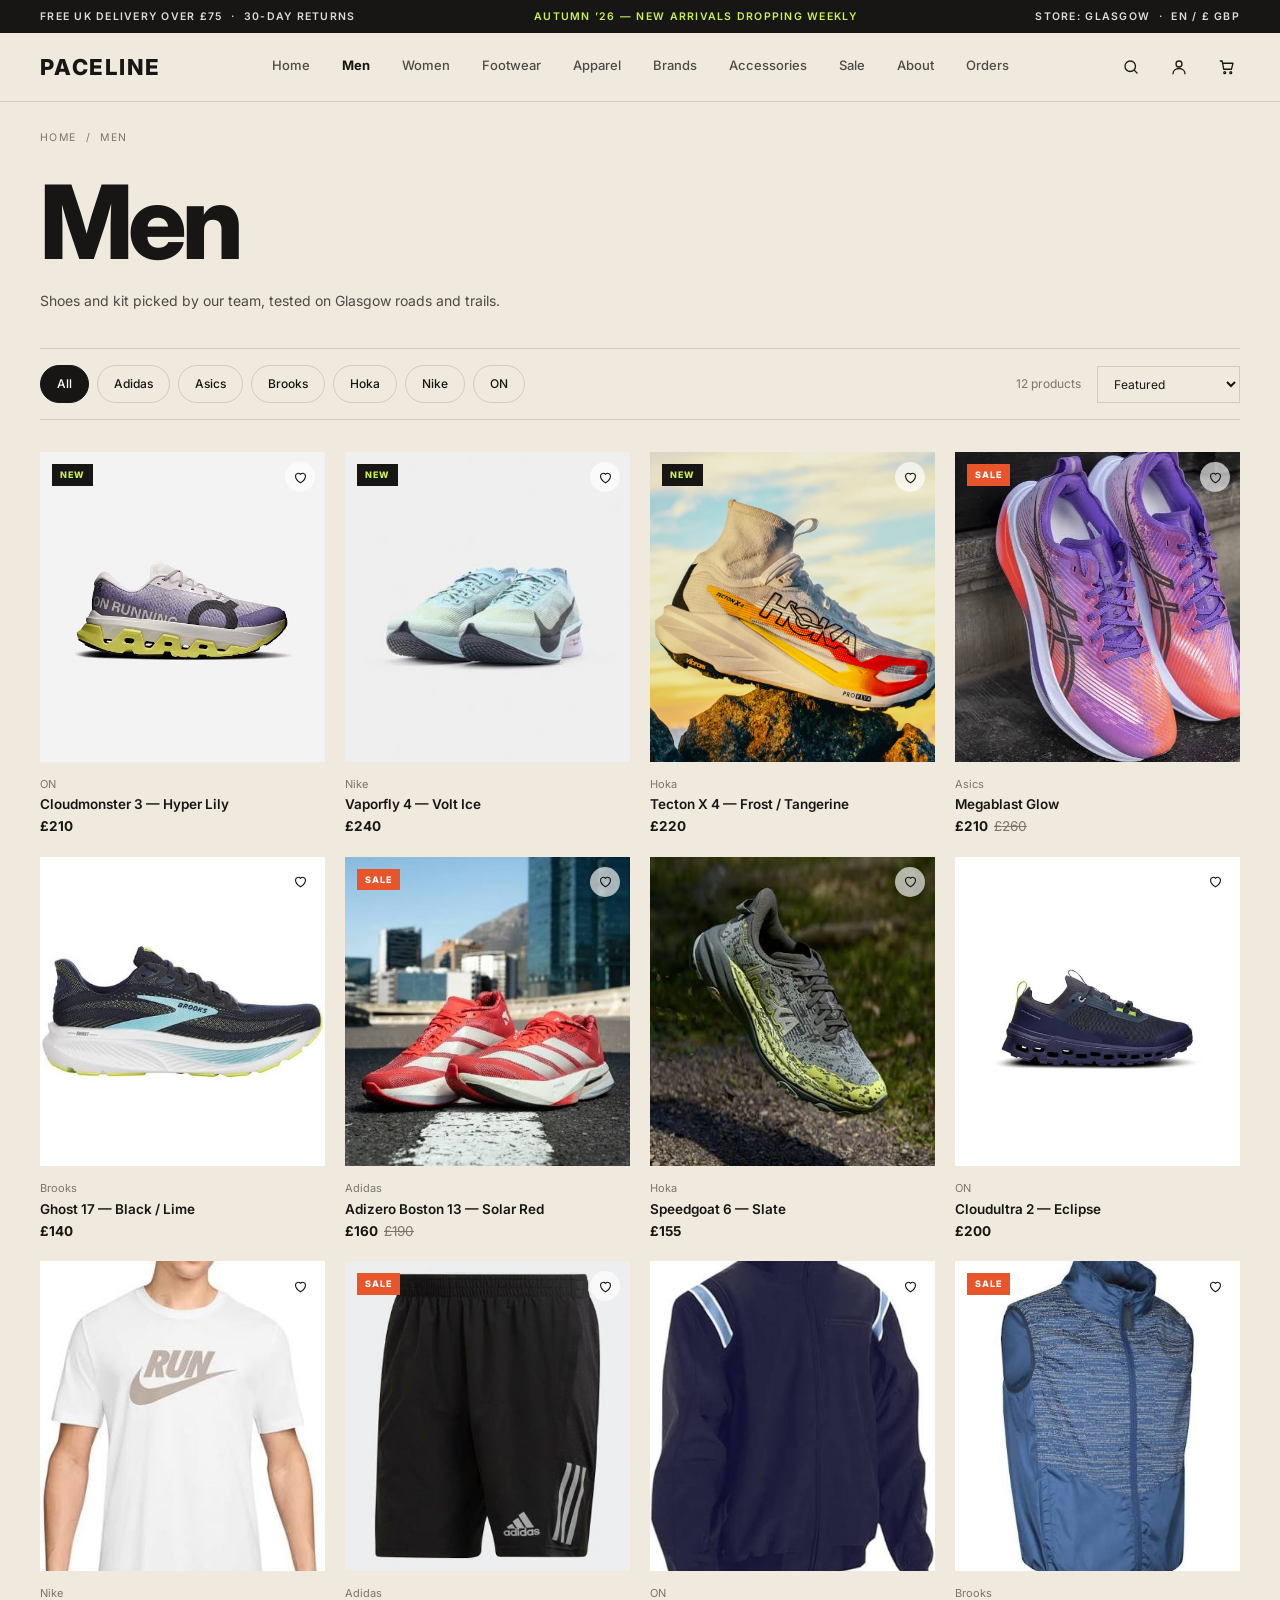
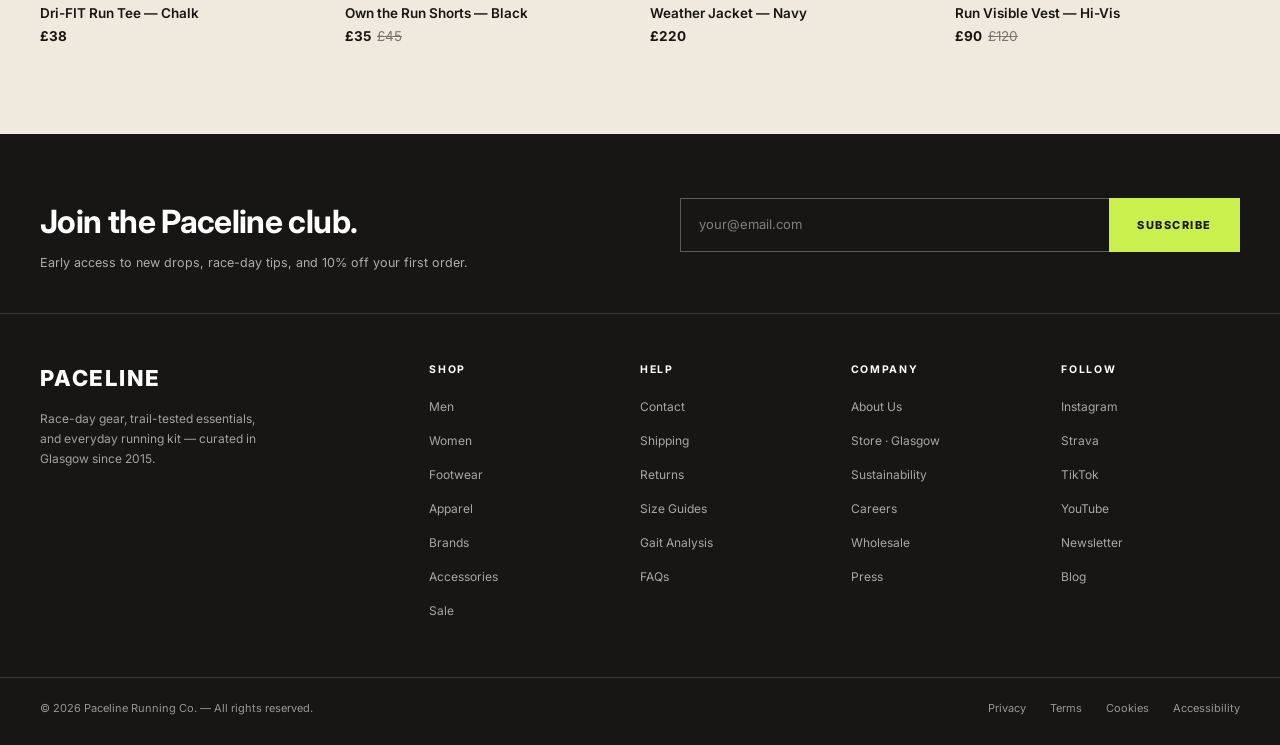
<file: men.html>
<!doctype html>
<html lang="en-GB">
<head>
  <meta charset="utf-8">
  <meta name="viewport" content="width=device-width, initial-scale=1">
  <title>Men — Paceline</title>
  <meta name="description" content="Running shoes and kit for men, hand-picked by the Paceline team in Glasgow.">
  <link rel="preconnect" href="https://fonts.googleapis.com">
  <link rel="preconnect" href="https://fonts.gstatic.com" crossorigin>
  <link href="https://fonts.googleapis.com/css2?family=Inter:wght@400;500;600;700;800&display=swap" rel="stylesheet">
  <link rel="stylesheet" href="css/styles.css">
</head>
<body data-page="men">

<svg width="0" height="0" style="position:absolute" aria-hidden="true">
  <symbol id="i-search" viewBox="0 0 24 24"><circle cx="11" cy="11" r="7"/><path d="m20 20-3.5-3.5"/></symbol>
  <symbol id="i-user" viewBox="0 0 24 24"><circle cx="12" cy="8" r="4"/><path d="M4 21c0-4.4 3.6-7 8-7s8 2.6 8 7"/></symbol>
  <symbol id="i-bag" viewBox="0 0 24 24"><path d="M3 4h2.5l2.2 11h10.2l2.1-8H6.2"/><circle cx="9" cy="19.5" r="1.3"/><circle cx="17" cy="19.5" r="1.3"/></symbol>
  <symbol id="i-menu" viewBox="0 0 24 24"><path d="M4 7h16M4 12h16M4 17h16"/></symbol>
</svg>

<div class="topbar">
  <div class="wrap">
    <span>Free UK delivery over £75 &nbsp;·&nbsp; 30-day returns</span>
    <span class="mid">Autumn ’26 — new arrivals dropping weekly</span>
    <span>Store: Glasgow &nbsp;·&nbsp; EN / £ GBP</span>
  </div>
</div>

<header class="site-header">
  <div class="wrap">
    <a href="index.html" class="logo" aria-label="Paceline home">PACELINE</a>
    <nav class="nav" id="nav" aria-label="Main">
      <a href="index.html">Home</a>  
      <a href="men.html" aria-current="page">Men</a>
      <a href="women.html">Women</a>
      <a href="footwear.html">Footwear</a>
      <a href="apparel.html">Apparel</a>
      <a href="brands.html">Brands</a>
      <a href="accessories.html">Accessories</a>
      <a href="sale.html">Sale</a>
      <a href="about.html">About</a>
      <a href="orders.html">Orders</a>
    </nav>
    <div class="header-actions">
      <button class="icon-btn" aria-label="Search"><svg><use href="#i-search"/></svg></button>
      <a href="login.html" class="icon-btn" aria-label="Account"><svg><use href="#i-user"/></svg></a>
      <a href="cart.html" class="icon-btn" aria-label="Basket"><svg><use href="#i-bag"/></svg><span class="cart-count" hidden>0</span></a>
      <button class="icon-btn menu-toggle" id="menuToggle" aria-label="Menu" aria-expanded="false" aria-controls="nav"><svg><use href="#i-menu"/></svg></button>
    </div>
  </div>
</header>

<main>
  <section class="page-head">
    <div class="wrap">
      <p class="crumbs"><a href="index.html">Home</a> &nbsp;/&nbsp; Men</p>
      <h1>Men</h1>
      <p class="sub">Shoes and kit picked by our team, tested on Glasgow roads and trails.</p>
    </div>
  </section>

  <section class="shop-section">
    <div class="wrap">
      <div class="shop-bar">
        <div class="chips" id="brandChips" role="group" aria-label="Filter by brand"></div>
        <div class="shop-tools">
          <span id="resultCount" role="status"></span>
          <label class="sr-only" for="sortSelect">Sort by</label>
          <select id="sortSelect">
            <option value="featured">Featured</option>
            <option value="low">Price: low to high</option>
            <option value="high">Price: high to low</option>
            <option value="az">Name: A to Z</option>
          </select>
        </div>
      </div>
      <div class="product-grid" id="shopGrid"></div>
    </div>
  </section>
</main>

<footer class="site-footer on-dark">
  <section class="newsletter" aria-labelledby="nl-title">
    <div class="wrap">
      <div>
        <h2 id="nl-title">Join the Paceline club.</h2>
        <p>Early access to new drops, race-day tips, and 10% off your first order.</p>
      </div>
      <form class="sub-form" id="subForm" novalidate>
        <label class="sr-only" for="email">Email address</label>
        <input id="email" type="email" placeholder="your@email.com" autocomplete="email" required>
        <button type="submit">Subscribe</button>
        <p class="form-msg" id="formMsg" role="status"></p>
      </form>
    </div>
  </section>
  <div class="wrap footer-cols">
    <div class="footer-brand">
      <a href="index.html" class="logo">PACELINE</a>
      <p>Race-day gear, trail-tested essentials, and everyday running kit — curated in Glasgow since 2015.</p>
    </div>
    <div class="footer-col"><h4>Shop</h4><ul><li><a href="men.html">Men</a></li><li><a href="women.html">Women</a></li><li><a href="footwear.html">Footwear</a></li><li><a href="apparel.html">Apparel</a></li><li><a href="brands.html">Brands</a></li><li><a href="accessories.html">Accessories</a></li><li><a href="sale.html">Sale</a></li></ul></div>
    <div class="footer-col"><h4>Help</h4><ul><li><a href="contact.html">Contact</a></li><li><a href="orders.html">Shipping</a></li><li><a href="https://paceline.fit/policies/refund-policy">Returns</a></li><li><a href="img/size-guide.png">Size Guides</a></li><li><a href="gait-analysis.html">Gait Analysis</a></li><li><a href="https://paceline.fit/pages/faqs">FAQs</a></li></ul></div>
    <div class="footer-col"><h4>Company</h4><ul><li><a href="about.html">About Us</a></li><li><a href="https://www.visitglasgow.org.uk/">Store · Glasgow</a></li><li><a href="https://pacelineequity.com/esg-policy/">Sustainability</a></li><li><a href="https://paceline.fit/pages/careers">Careers</a></li><li><a href="https://paceline.fit/pages/the-marketplace">Wholesale</a></li><li><a href="https://paceline.fit/blogs/news">Press</a></li></ul></div>
    <div class="footer-col"><h4>Follow</h4><ul><li><a href="https://www.instagram.com/paceline.fit/?hl=en">Instagram</a></li><li><a href="https://www.strava.com/clubs/paceline-rt">Strava</a></li><li><a href="https://www.tiktok.com/@paceline.fit">TikTok</a></li><li><a href="https://www.youtube.com/@pacelineride">YouTube</a></li><li><a href="https://paceline.com/news/">Newsletter</a></li><li><a href="https://paceline.fit/pages/blogs">Blog</a></li></ul></div>
  </div>
  <div class="legal">
    <div class="wrap">
      <span>© 2026 Paceline Running Co. — All rights reserved.</span>
      <nav aria-label="Legal"><a href="#">Privacy</a><a href="#">Terms</a><a href="#">Cookies</a><a href="#">Accessibility</a></nav>
    </div>
  </div>
</footer>

<script src="js/main.js"></script>
<script src="js/store.js"></script>
<script src="js/search.js"></script>
<script src="js/products.js"></script>
</body>
</html>
</file>
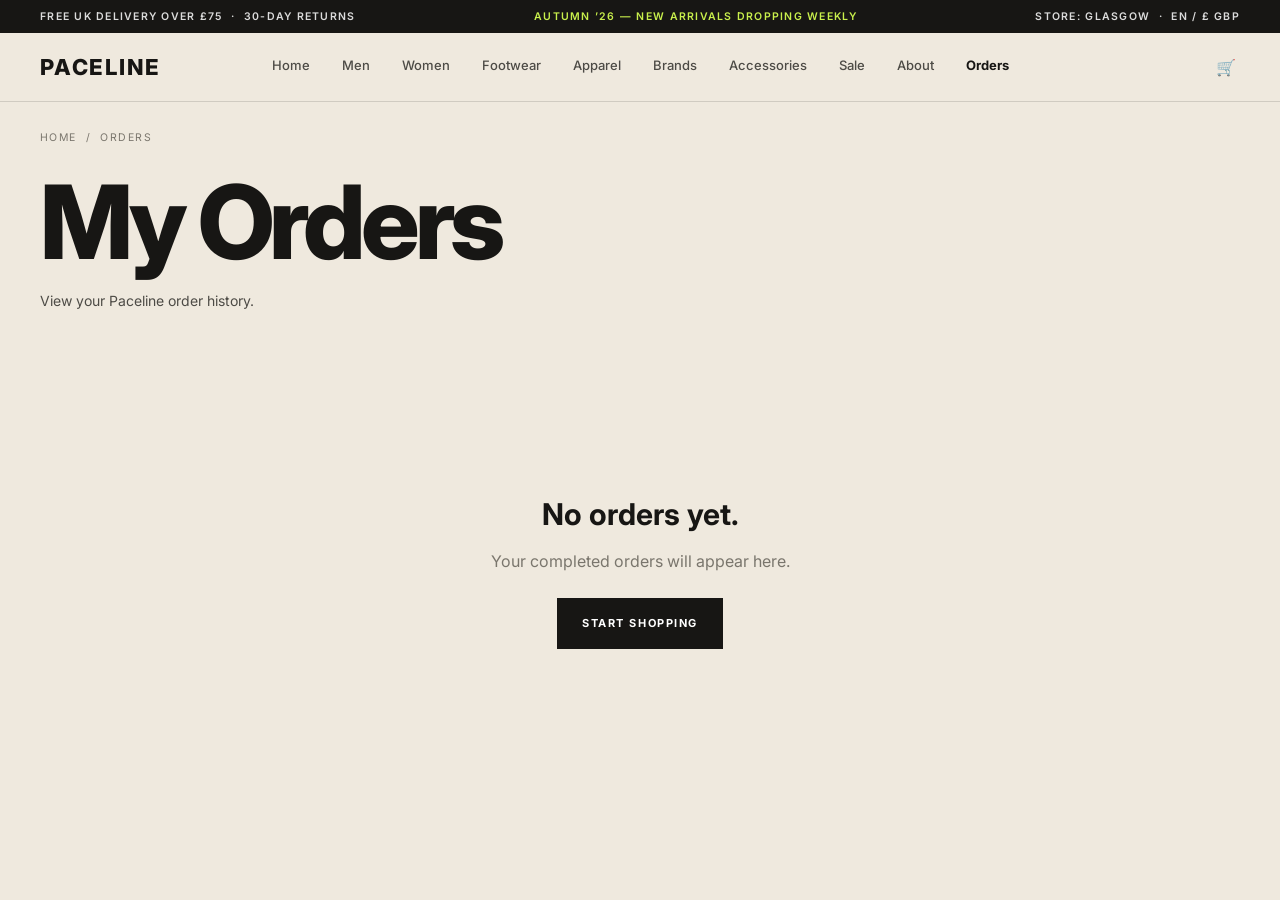
<file: orders.html>
<!doctype html>
<html lang="en-GB">

<head>

  <meta charset="utf-8">

  <meta
    name="viewport"
    content="width=device-width, initial-scale=1"
  >

  <title>My Orders — Paceline</title>

  <link
    rel="preconnect"
    href="https://fonts.googleapis.com"
  >

  <link
    rel="preconnect"
    href="https://fonts.gstatic.com"
    crossorigin
  >

  <link
    href="https://fonts.googleapis.com/css2?family=Inter:wght@400;500;600;700;800&display=swap"
    rel="stylesheet"
  >

  <link rel="stylesheet" href="css/styles.css">

  <style>

    .orders-section {
      padding: 64px 0 90px;
    }

    .order-card {
      background: var(--cream-light);
      border: 1px solid var(--line);
      margin-bottom: 24px;
      padding: 28px;
    }

    .order-header {
      display: flex;
      justify-content: space-between;
      align-items: flex-start;
      gap: 20px;
      padding-bottom: 20px;
      border-bottom: 1px solid var(--line);
    }

    .order-id {
      font-size: 16px;
      font-weight: 700;
    }

    .order-date {
      color: var(--muted);
      font-size: 12px;
      margin-top: 4px;
    }

    .order-status {
      background: var(--lime);
      color: var(--ink);
      padding: 6px 10px;
      font-size: 10px;
      font-weight: 800;
      letter-spacing: .1em;
      text-transform: uppercase;
    }

    .order-item {
      display: grid;
      grid-template-columns: 80px 1fr auto;
      gap: 18px;
      align-items: center;
      padding: 18px 0;
      border-bottom: 1px solid var(--line);
    }

    .order-item img {
      width: 80px;
      height: 80px;
      object-fit: cover;
    }

    .order-item-name {
      font-size: 14px;
      font-weight: 700;
    }

    .order-item-brand {
      color: var(--muted);
      font-size: 11px;
      margin-bottom: 4px;
    }

    .order-item-meta {
      color: var(--muted);
      font-size: 12px;
      margin-top: 4px;
    }

    .order-item-price {
      font-size: 13px;
      font-weight: 700;
    }

    .order-bottom {
      display: flex;
      justify-content: space-between;
      gap: 20px;
      padding-top: 20px;
    }

    .order-payment {
      color: var(--muted);
      font-size: 12px;
    }

    .order-total {
      font-size: 18px;
      font-weight: 800;
    }

    .orders-empty {
      text-align: center;
      padding: 80px 20px;
    }

    .orders-empty h2 {
      font-size: 30px;
      margin-bottom: 12px;
    }

    .orders-empty p {
      color: var(--muted);
      margin-bottom: 25px;
    }

    .order-success {
      background: var(--ink);
      color: var(--white);
      padding: 22px 26px;
      margin-bottom: 30px;
    }

    .order-success strong {
      color: var(--lime);
    }

    @media (max-width: 600px) {

      .order-card {
        padding: 20px;
      }

      .order-header,
      .order-bottom {
        flex-direction: column;
      }

      .order-item {
        grid-template-columns: 64px 1fr;
      }

      .order-item img {
        width: 64px;
        height: 64px;
      }

      .order-item-price {
        grid-column: 2;
      }

    }
    /* =========================================================
   ORDER TRACKER
   ========================================================= */

.order-tracker-section {
  padding: 24px 0 10px;
}

.order-tracker-section h3,
.order-products h3 {
  font-size: 13px;
  margin-bottom: 22px;
  text-transform: uppercase;
  letter-spacing: .08em;
}

.tracking-wrapper {
  position: relative;
  padding: 0 5px;
}

.tracking-steps {
  display: grid;
  grid-template-columns: repeat(5, 1fr);
  position: relative;
  z-index: 2;
}

.tracking-line {
  position: absolute;
  top: 12px;
  left: 10%;
  right: 10%;
  height: 2px;
  background: var(--line);
  z-index: 1;
}

.tracking-step {
  display: flex;
  flex-direction: column;
  align-items: center;
  text-align: center;
  gap: 8px;
  color: var(--muted);
  font-size: 10px;
  line-height: 1.25;
}

.tracking-dot {
  width: 25px;
  height: 25px;
  border-radius: 50%;
  border: 2px solid var(--line);
  background: var(--cream-light);
  display: flex;
  align-items: center;
  justify-content: center;
  font-size: 11px;
  font-weight: 800;
}

.tracking-step.completed {
  color: var(--ink);
}

.tracking-step.completed .tracking-dot,
.tracking-step.active .tracking-dot {
  background: var(--ink);
  border-color: var(--ink);
  color: var(--white);
}

.tracking-step.active {
  color: var(--ink);
  font-weight: 700;
}


/* =========================================================
   CANCELLED
   ========================================================= */

.order-cancelled {
  margin: 24px 0 5px;
  padding: 15px 18px;
  border: 1px solid var(--line);
  font-weight: 700;
}

.order-cancelled span {
  margin-right: 8px;
}


/* =========================================================
   ORDER ACTIONS
   ========================================================= */

.order-actions {
  display: flex;
  justify-content: flex-end;
  padding-top: 22px;
}

.order-action-btn {
  border: 1px solid var(--ink);
  background: transparent;
  color: var(--ink);
  padding: 11px 18px;
  font: inherit;
  font-size: 11px;
  font-weight: 700;
  cursor: pointer;
  transition: .2s ease;
}

.order-action-btn:hover {
  background: var(--ink);
  color: var(--white);
}

.return-btn {
  background: var(--ink);
  color: var(--white);
}

.return-btn:hover {
  opacity: .82;
}

.cancelled-label {
  color: var(--muted);
  font-size: 12px;
}


/* =========================================================
   RETURN / EXCHANGE MODAL
   ========================================================= */

.return-modal-overlay {
  position: fixed;
  inset: 0;
  background: rgba(0, 0, 0, .58);
  display: flex;
  align-items: center;
  justify-content: center;
  padding: 20px;
  z-index: 9999;
}

.return-modal {
  width: min(500px, 100%);
  background: var(--cream-light);
  color: var(--ink);
  padding: 32px;
  position: relative;
  box-shadow: 0 20px 60px rgba(0, 0, 0, .25);
}

.return-modal-close {
  position: absolute;
  right: 18px;
  top: 14px;
  border: 0;
  background: transparent;
  font-size: 27px;
  cursor: pointer;
  color: var(--ink);
}

.return-modal-kicker {
  font-size: 10px;
  font-weight: 800;
  letter-spacing: .12em;
  margin-bottom: 8px;
  color: var(--muted);
}

.return-modal h2 {
  font-size: 27px;
  margin-bottom: 8px;
}

.return-modal-description {
  color: var(--muted);
  font-size: 13px;
  line-height: 1.5;
  margin-bottom: 24px;
}

.return-type-options {
  display: grid;
  gap: 10px;
  margin-bottom: 22px;
}

.return-type {
  display: flex;
  gap: 12px;
  align-items: center;
  padding: 15px;
  border: 1px solid var(--line);
  cursor: pointer;
  background: var(--white);
}

.return-type.selected {
  border-color: var(--ink);
}

.return-type input {
  accent-color: var(--ink);
}

.return-type span {
  display: grid;
  gap: 4px;
}

.return-type strong {
  font-size: 13px;
}

.return-type small {
  color: var(--muted);
  font-size: 11px;
}

.return-reason-label {
  display: grid;
  gap: 8px;
  font-size: 11px;
  font-weight: 700;
  text-transform: uppercase;
  letter-spacing: .08em;
}

.return-reason-label select {
  padding: 13px;
  border: 1px solid var(--line);
  background: var(--white);
  font: inherit;
  color: var(--ink);
}

.return-modal-actions {
  display: flex;
  justify-content: flex-end;
  gap: 10px;
  margin-top: 25px;
}

.return-cancel-btn,
.return-submit-btn {
  padding: 12px 19px;
  font: inherit;
  font-size: 11px;
  font-weight: 700;
  cursor: pointer;
}

.return-cancel-btn {
  background: transparent;
  border: 1px solid var(--line);
}

.return-submit-btn {
  background: var(--ink);
  border: 1px solid var(--ink);
  color: var(--white);
}


/* =========================================================
   MOBILE
   ========================================================= */

@media (max-width: 600px) {

  .tracking-steps {
    grid-template-columns: repeat(5, minmax(55px, 1fr));
  }

  .tracking-step {
    font-size: 8px;
  }

  .tracking-dot {
    width: 22px;
    height: 22px;
    font-size: 9px;
  }

  .tracking-line {
    top: 10px;
  }

  .order-actions {
    justify-content: stretch;
  }

  .order-action-btn {
    width: 100%;
  }

  .return-modal {
    padding: 25px 20px;
  }

}
.return-success-message {
  position: fixed;
  right: 25px;
  bottom: 25px;
  width: min(380px, calc(100% - 40px));
  background: var(--ink);
  color: var(--white);
  padding: 18px 20px;
  display: flex;
  flex-direction: column;
  gap: 5px;
  transform: translateY(130%);
  opacity: 0;
  transition: .3s ease;
  z-index: 10000;
  box-shadow: 0 12px 35px rgba(0,0,0,.2);
}

.return-success-message.show {
  transform: translateY(0);
  opacity: 1;
}

.return-success-message strong {
  color: var(--lime);
  font-size: 13px;
}

.return-success-message span {
  font-size: 12px;
  color: rgba(255,255,255,.75);
}
/* Cancel confirmation modal */
.cancel-modal-overlay {
  position: fixed;
  inset: 0;
  background: rgba(0, 0, 0, 0.55);
  display: flex;
  align-items: center;
  justify-content: center;
  padding: 20px;
  z-index: 9999;
  opacity: 0;
  visibility: hidden;
  transition: 0.25s ease;
}

.cancel-modal-overlay.show {
  opacity: 1;
  visibility: visible;
}

.cancel-modal {
  width: min(420px, 100%);
  background: var(--white);
  padding: 30px;
  box-shadow: 0 20px 60px rgba(0, 0, 0, 0.25);
  transform: translateY(20px) scale(0.97);
  transition: 0.25s ease;
}

.cancel-modal-overlay.show .cancel-modal {
  transform: translateY(0) scale(1);
}

.cancel-modal h3 {
  margin: 0 0 10px;
  font-size: 20px;
}

.cancel-modal p {
  margin: 0 0 22px;
  color: #666;
  font-size: 13px;
  line-height: 1.6;
}

.cancel-modal-actions {
  display: flex;
  gap: 10px;
}

.cancel-modal-actions button {
  flex: 1;
  padding: 12px 15px;
  border: none;
  cursor: pointer;
  font-family: inherit;
}

.cancel-keep-btn {
  background: #eee;
  color: var(--ink);
}

.cancel-confirm-btn {
  background: var(--ink);
  color: var(--white);
}

.cancel-confirm-btn:hover {
  opacity: 0.85;
}

/* Cancellation success message */
.cancel-success-message {
  position: fixed;
  right: 25px;
  bottom: 25px;
  width: min(380px, calc(100% - 40px));
  background: var(--ink);
  color: var(--white);
  padding: 18px 20px;
  display: flex;
  flex-direction: column;
  gap: 5px;
  transform: translateY(130%);
  opacity: 0;
  transition: 0.3s ease;
  z-index: 10000;
  box-shadow: 0 12px 35px rgba(0, 0, 0, 0.2);
}

.cancel-success-message.show {
  transform: translateY(0);
  opacity: 1;
}

.cancel-success-message strong {
  color: var(--lime);
  font-size: 13px;
}

.cancel-success-message span {
  font-size: 12px;
  color: rgba(255, 255, 255, 0.75);
}

  </style>

</head>


<body>

  <div class="topbar">

    <div class="wrap">

      <span>
        Free UK delivery over £75
        &nbsp;·&nbsp;
        30-day returns
      </span>

      <span class="mid">
        Autumn ’26 — new arrivals dropping weekly
      </span>

      <span>
        Store: Glasgow &nbsp;·&nbsp; EN / £ GBP
      </span>

    </div>

  </div>


  <header class="site-header">

    <div class="wrap">

      <a
        href="index.html"
        class="logo"
      >
        PACELINE
      </a>


      <nav
        class="nav"
        id="nav"
        aria-label="Main"
      >

        <a href="index.html">Home</a>
        <a href="men.html">Men</a>
        <a href="women.html">Women</a>
        <a href="footwear.html">Footwear</a>
        <a href="apparel.html">Apparel</a>
        <a href="brands.html">Brands</a>
        <a href="accessories.html">Accessories</a>
        <a href="sale.html">Sale</a>
        <a href="about.html">About</a>
        <a href="orders.html" aria-current="page">Orders</a>

      </nav>


      <div class="header-actions">

        <a
          href="cart.html"
          class="icon-btn"
          aria-label="Basket"
        >
          🛒
        </a>

      </div>

    </div>

  </header>


  <main>

    <section class="page-head">

      <div class="wrap">

        <p class="crumbs">
          <a href="index.html">Home</a>
          &nbsp;/&nbsp;
          Orders
        </p>

        <h1>My Orders</h1>

        <p class="sub">
          View your Paceline order history.
        </p>

      </div>

    </section>


    <section class="orders-section">

      <div class="wrap">

        <div id="orderSuccess"></div>

        <div id="ordersList"></div>

      </div>

    </section>

  </main>


  <script src="js/main.js"></script>
  <script src="js/store.js"></script>
  <script src="js/orders.js"></script>

</body>

</html>
</file>
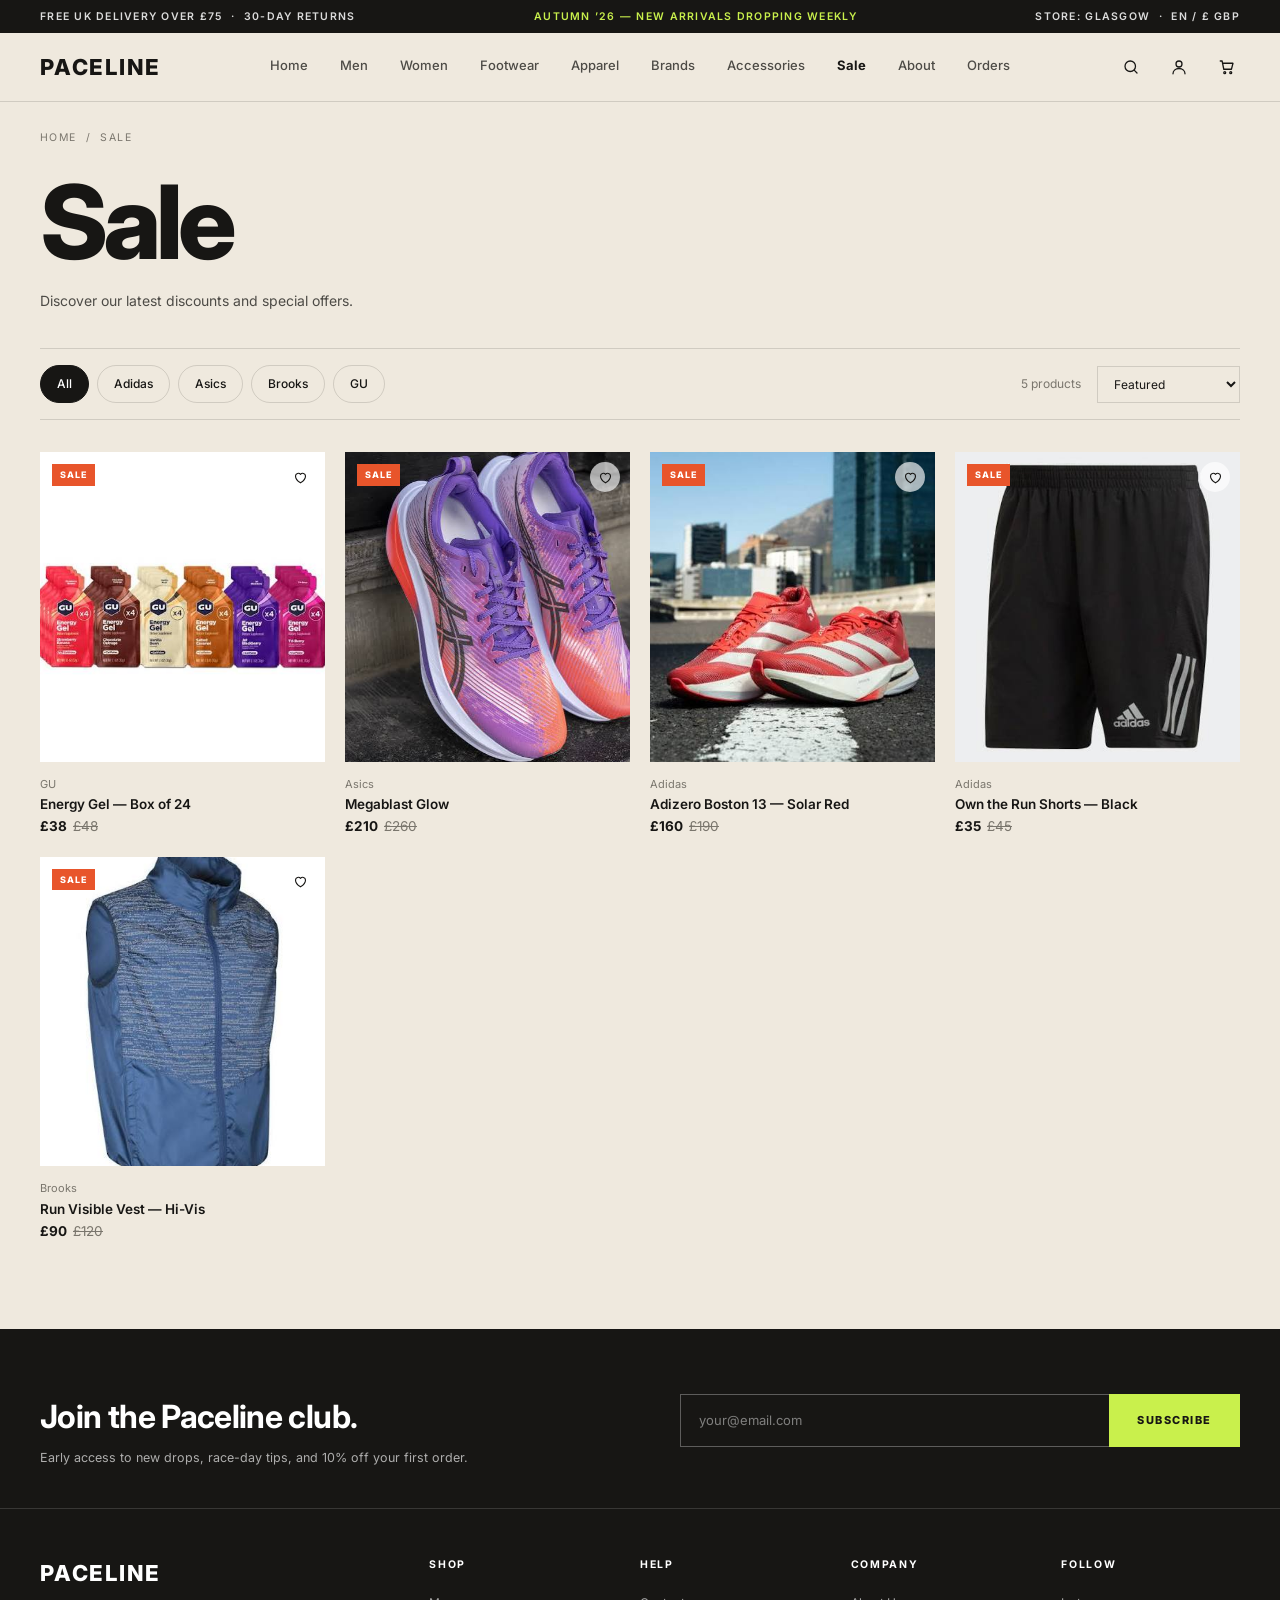
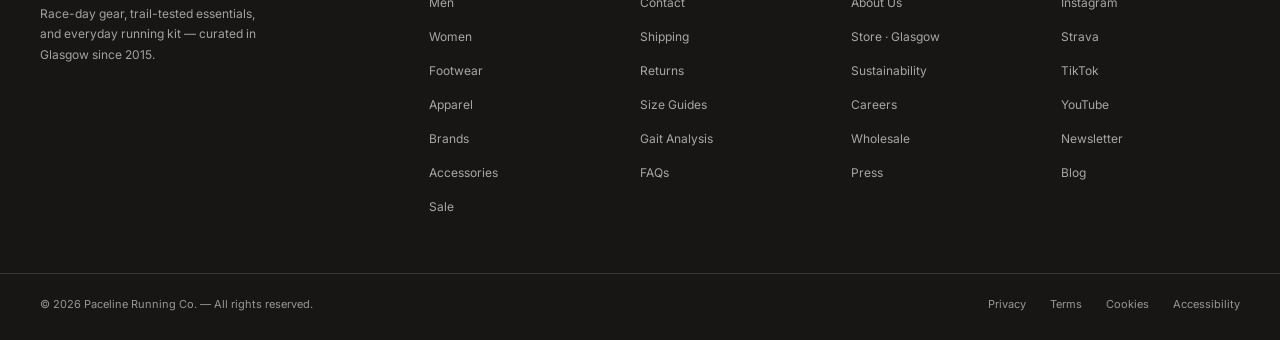
<file: sale.html>
<!doctype html>
<html lang="en-GB">
<head>
  <meta charset="utf-8">
  <meta name="viewport" content="width=device-width, initial-scale=1">
  <title>Sale — Paceline</title>
  <meta name="description" content="Running shoes and kit for men, hand-picked by the Paceline team in Glasgow.">
  <link rel="preconnect" href="https://fonts.googleapis.com">
  <link rel="preconnect" href="https://fonts.gstatic.com" crossorigin>
  <link href="https://fonts.googleapis.com/css2?family=Inter:wght@400;500;600;700;800&display=swap" rel="stylesheet">
  <link rel="stylesheet" href="css/styles.css">
</head>
<body data-page="sale">

<svg width="0" height="0" style="position:absolute" aria-hidden="true">
  <symbol id="i-search" viewBox="0 0 24 24"><circle cx="11" cy="11" r="7"/><path d="m20 20-3.5-3.5"/></symbol>
  <symbol id="i-user" viewBox="0 0 24 24"><circle cx="12" cy="8" r="4"/><path d="M4 21c0-4.4 3.6-7 8-7s8 2.6 8 7"/></symbol>
  <symbol id="i-bag" viewBox="0 0 24 24"><path d="M3 4h2.5l2.2 11h10.2l2.1-8H6.2"/><circle cx="9" cy="19.5" r="1.3"/><circle cx="17" cy="19.5" r="1.3"/></symbol>
  <symbol id="i-menu" viewBox="0 0 24 24"><path d="M4 7h16M4 12h16M4 17h16"/></symbol>
</svg>

<div class="topbar">
  <div class="wrap">
    <span>Free UK delivery over £75 &nbsp;·&nbsp; 30-day returns</span>
    <span class="mid">Autumn ’26 — new arrivals dropping weekly</span>
    <span>Store: Glasgow &nbsp;·&nbsp; EN / £ GBP</span>
  </div>
</div>

<header class="site-header">
  <div class="wrap">
    <a href="index.html" class="logo" aria-label="Paceline home">PACELINE</a>
    <nav class="nav" id="nav" aria-label="Main">
      <a href="index.html">Home</a>      
      <a href="men.html">Men</a>
      <a href="women.html">Women</a>
      <a href="footwear.html">Footwear</a>
      <a href="apparel.html">Apparel</a>
      <a href="brands.html">Brands</a>
      <a href="accessories.html">Accessories</a>
      <a href="sale.html" aria-current="page">Sale</a>
      <a href="about.html">About</a>
      <a href="orders.html">Orders</a>
    </nav>
    <div class="header-actions">
      <button class="icon-btn" aria-label="Search"><svg><use href="#i-search"/></svg></button>
      <a href="login.html" class="icon-btn" aria-label="Account"><svg><use href="#i-user"/></svg></a>
      <a href="cart.html" class="icon-btn" aria-label="Basket"><svg><use href="#i-bag"/></svg><span class="cart-count" hidden>0</span></a>
      <button class="icon-btn menu-toggle" id="menuToggle" aria-label="Menu" aria-expanded="false" aria-controls="nav"><svg><use href="#i-menu"/></svg></button>
    </div>
  </div>
</header>

<main>
  <section class="page-head">
    <div class="wrap">
      <p class="crumbs"><a href="index.html">Home</a> &nbsp;/&nbsp; Sale</p>
      <h1>Sale</h1>
      <p class="sub">Discover our latest discounts and special offers.</p>
    </div>
  </section>

  <section class="shop-section">
    <div class="wrap">
      <div class="shop-bar">
        <div class="chips" id="brandChips" role="group" aria-label="Filter by brand"></div>
        <div class="shop-tools">
          <span id="resultCount" role="status"></span>
          <label class="sr-only" for="sortSelect">Sort by</label>
          <select id="sortSelect">
            <option value="featured">Featured</option>
            <option value="low">Price: low to high</option>
            <option value="high">Price: high to low</option>
            <option value="az">Name: A to Z</option>
          </select>
        </div>
      </div>
      <div class="product-grid" id="shopGrid"></div>
    </div>
  </section>
</main>

<footer class="site-footer on-dark">
  <section class="newsletter" aria-labelledby="nl-title">
    <div class="wrap">
      <div>
        <h2 id="nl-title">Join the Paceline club.</h2>
        <p>Early access to new drops, race-day tips, and 10% off your first order.</p>
      </div>
      <form class="sub-form" id="subForm" novalidate>
        <label class="sr-only" for="email">Email address</label>
        <input id="email" type="email" placeholder="your@email.com" autocomplete="email" required>
        <button type="submit">Subscribe</button>
        <p class="form-msg" id="formMsg" role="status"></p>
      </form>
    </div>
  </section>
  <div class="wrap footer-cols">
    <div class="footer-brand">
      <a href="index.html" class="logo">PACELINE</a>
      <p>Race-day gear, trail-tested essentials, and everyday running kit — curated in Glasgow since 2015.</p>
    </div>
    <div class="footer-col"><h4>Shop</h4><ul><li><a href="men.html">Men</a></li><li><a href="women.html">Women</a></li><li><a href="footwear.html">Footwear</a></li><li><a href="apparel.html">Apparel</a></li><li><a href="brands.html">Brands</a></li><li><a href="accessories.html">Accessories</a></li><li><a href="sale.html">Sale</a></li></ul></div>
    <div class="footer-col"><h4>Help</h4><ul><li><a href="contact.html">Contact</a></li><li><a href="orders.html">Shipping</a></li><li><a href="https://paceline.fit/policies/refund-policy">Returns</a></li><li><a href="img/size-guide.png">Size Guides</a></li><li><a href="gait-analysis.html">Gait Analysis</a></li><li><a href="https://paceline.fit/pages/faqs">FAQs</a></li></ul></div>
    <div class="footer-col"><h4>Company</h4><ul><li><a href="about.html">About Us</a></li><li><a href="https://www.visitglasgow.org.uk/">Store · Glasgow</a></li><li><a href="https://pacelineequity.com/esg-policy/">Sustainability</a></li><li><a href="https://paceline.fit/pages/careers">Careers</a></li><li><a href="https://paceline.fit/pages/the-marketplace">Wholesale</a></li><li><a href="https://paceline.fit/blogs/news">Press</a></li></ul></div>
    <div class="footer-col"><h4>Follow</h4><ul><li><a href="https://www.instagram.com/paceline.fit/?hl=en">Instagram</a></li><li><a href="https://www.strava.com/clubs/paceline-rt">Strava</a></li><li><a href="https://www.tiktok.com/@paceline.fit">TikTok</a></li><li><a href="https://www.youtube.com/@pacelineride">YouTube</a></li><li><a href="https://paceline.com/news/">Newsletter</a></li><li><a href="https://paceline.fit/pages/blogs">Blog</a></li></ul></div>
  </div>
  <div class="legal">
    <div class="wrap">
      <span>© 2026 Paceline Running Co. — All rights reserved.</span>
      <nav aria-label="Legal"><a href="#">Privacy</a><a href="#">Terms</a><a href="#">Cookies</a><a href="#">Accessibility</a></nav>
    </div>
  </div>
</footer>

<script src="js/main.js"></script>
<script src="js/store.js"></script>
<script src="js/search.js"></script>
<script src="js/products.js"></script>
</body>
</html>
</file>
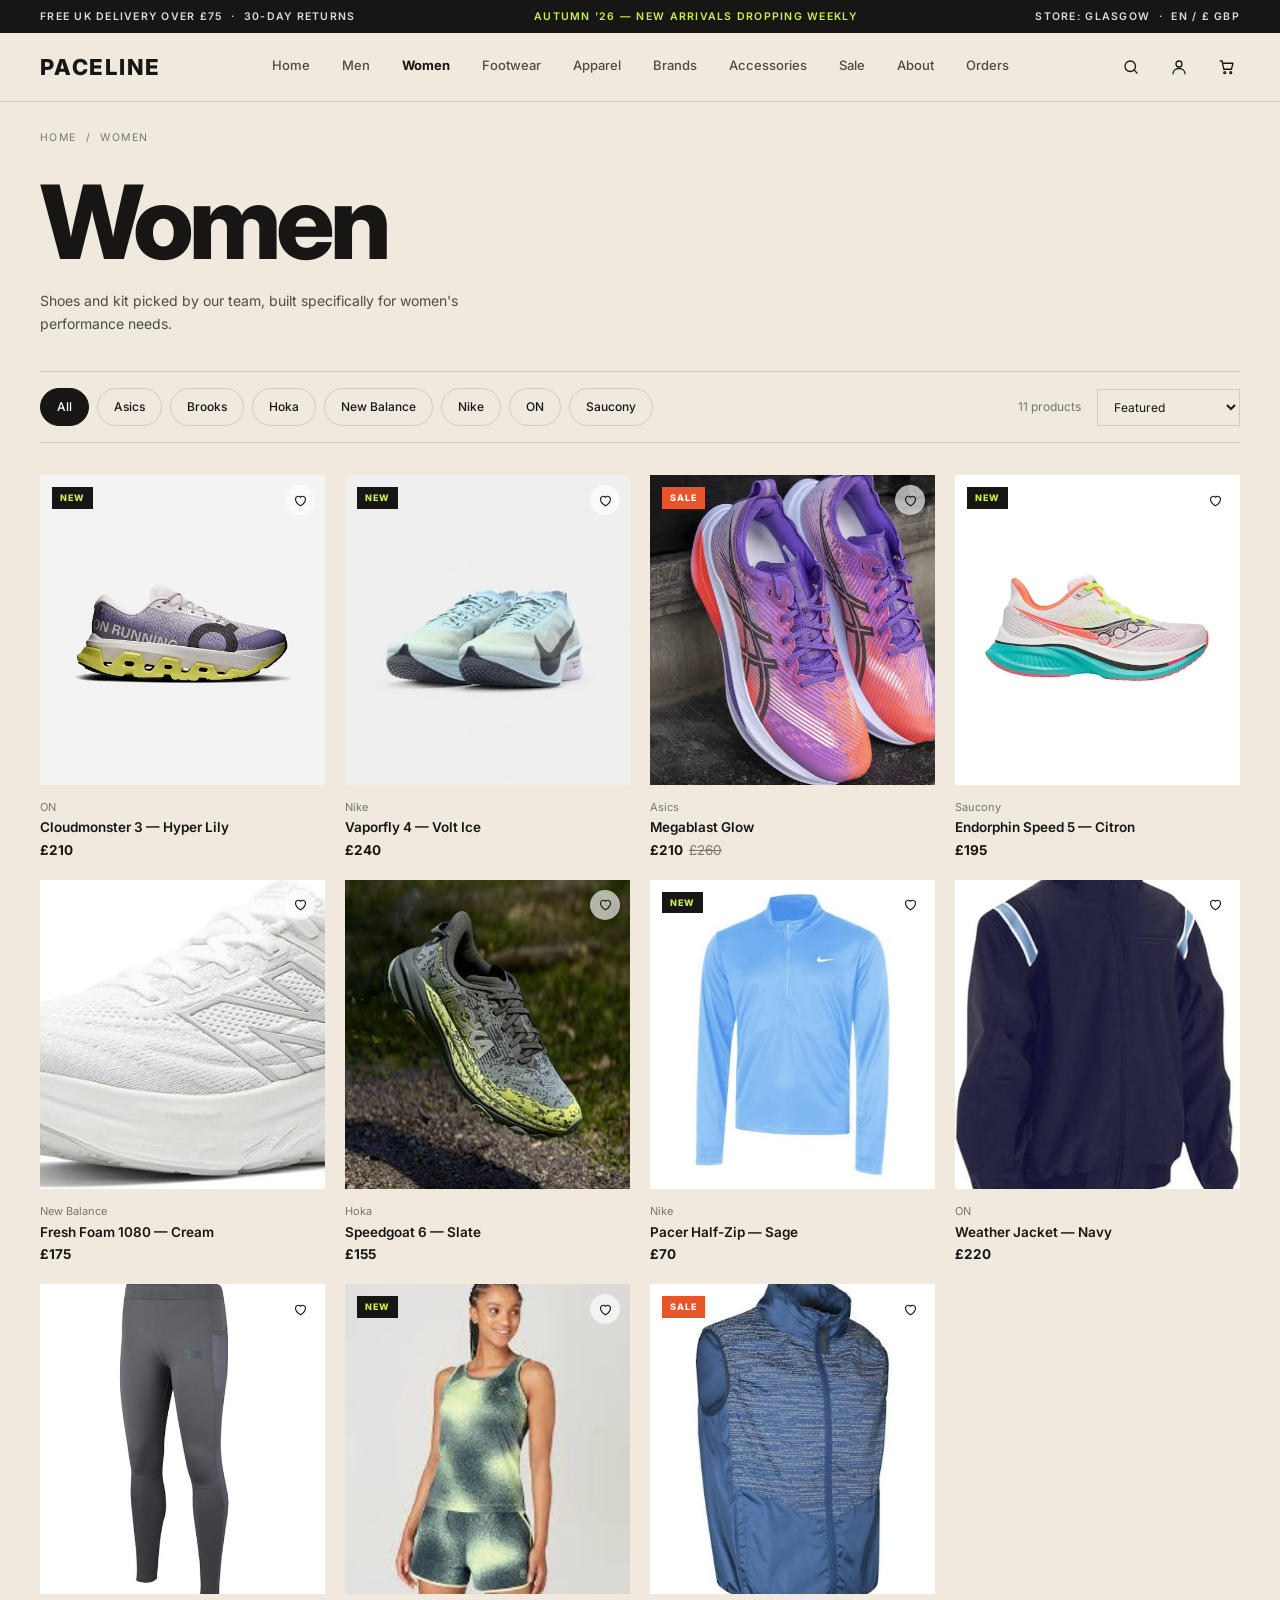
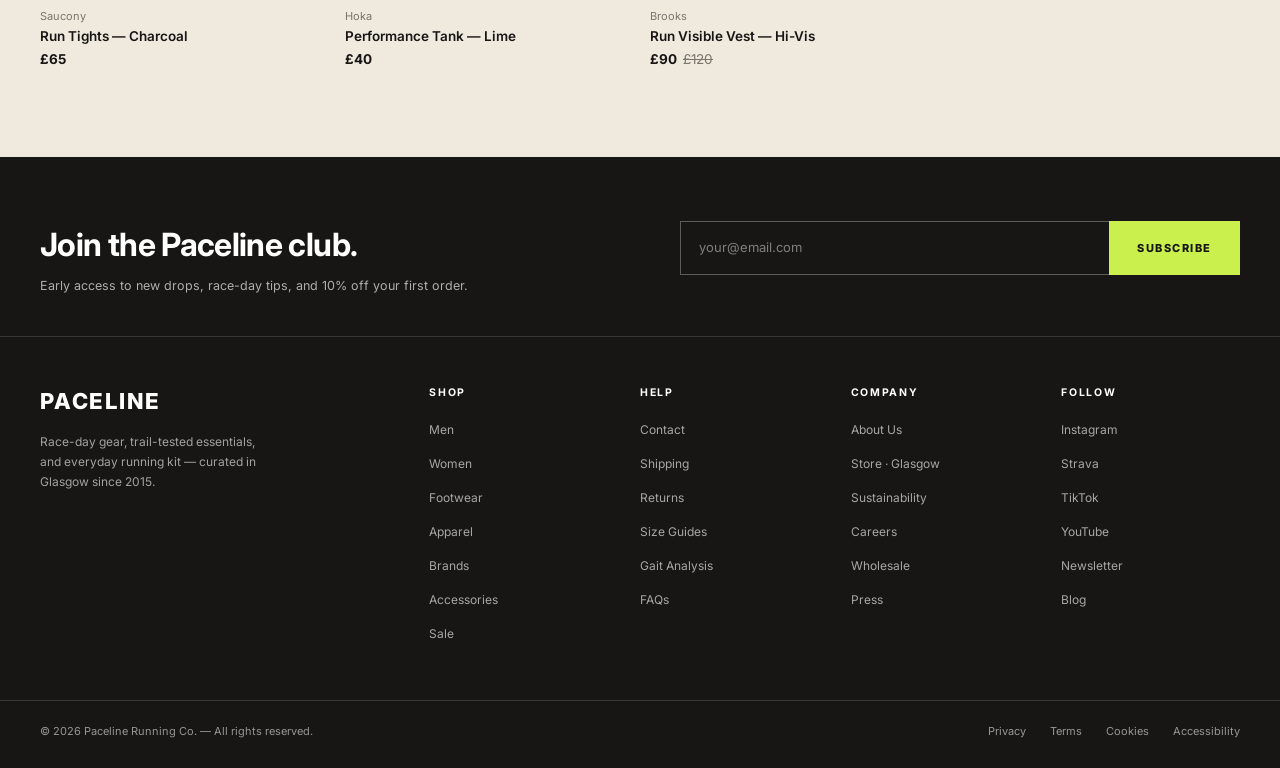
<file: women.html>
<!doctype html>
<html lang="en-GB">
<head>
  <meta charset="utf-8">
  <meta name="viewport" content="width=device-width, initial-scale=1">
  <title>Women — Paceline</title>
  <meta name="description" content="Running shoes and kit for women, hand-picked by the Paceline team in Glasgow.">
  <link rel="preconnect" href="https://fonts.googleapis.com">
  <link rel="preconnect" href="https://fonts.gstatic.com" crossorigin>
  <link href="https://fonts.googleapis.com/css2?family=Inter:wght@400;500;600;700;800&display=swap" rel="stylesheet">
  <link rel="stylesheet" href="css/styles.css">
</head>
<body data-page="women">

<svg width="0" height="0" style="position:absolute" aria-hidden="true">
  <symbol id="i-search" viewBox="0 0 24 24"><circle cx="11" cy="11" r="7"/><path d="m20 20-3.5-3.5"/></symbol>
  <symbol id="i-user" viewBox="0 0 24 24"><circle cx="12" cy="8" r="4"/><path d="M4 21c0-4.4 3.6-7 8-7s8 2.6 8 7"/></symbol>
  <symbol id="i-bag" viewBox="0 0 24 24"><path d="M3 4h2.5l2.2 11h10.2l2.1-8H6.2"/><circle cx="9" cy="19.5" r="1.3"/><circle cx="17" cy="19.5" r="1.3"/></symbol>
  <symbol id="i-menu" viewBox="0 0 24 24"><path d="M4 7h16M4 12h16M4 17h16"/></symbol>
</svg>

<div class="topbar">
  <div class="wrap">
    <span>Free UK delivery over £75 &nbsp;·&nbsp; 30-day returns</span>
    <span class="mid">Autumn ’26 — new arrivals dropping weekly</span>
    <span>Store: Glasgow &nbsp;·&nbsp; EN / £ GBP</span>
  </div>
</div>

<header class="site-header">
  <div class="wrap">
    <a href="index.html" class="logo" aria-label="Paceline home">PACELINE</a>
    <nav class="nav" id="nav" aria-label="Main">
      <a href="index.html">Home</a> 
      <a href="men.html">Men</a>
      <a href="women.html" aria-current="page">Women</a>
      <a href="footwear.html">Footwear</a>
      <a href="apparel.html">Apparel</a>
      <a href="brands.html">Brands</a>
      <a href="accessories.html">Accessories</a>
      <a href="sale.html">Sale</a>
      <a href="about.html">About</a>
      <a href="orders.html">Orders</a>
    </nav>
    <div class="header-actions">
      <button class="icon-btn" aria-label="Search"><svg><use href="#i-search"/></svg></button>
      <a href="login.html" class="icon-btn" aria-label="Account"><svg><use href="#i-user"/></svg></a>
      <a href="cart.html" class="icon-btn" aria-label="Basket"><svg><use href="#i-bag"/></svg><span class="cart-count" hidden>0</span></a>
      <button class="icon-btn menu-toggle" id="menuToggle" aria-label="Menu" aria-expanded="false" aria-controls="nav"><svg><use href="#i-menu"/></svg></button>
    </div>
  </div>
</header>

<main>
  <section class="page-head">
    <div class="wrap">
      <p class="crumbs"><a href="index.html">Home</a> &nbsp;/&nbsp; Women</p>
      <h1>Women</h1>
      <p class="sub">Shoes and kit picked by our team, built specifically for women's performance needs.</p>
    </div>
  </section>

  <section class="shop-section">
    <div class="wrap">
      <div class="shop-bar">
        <div class="chips" id="brandChips" role="group" aria-label="Filter by brand"></div>
        <div class="shop-tools">
          <span id="resultCount" role="status"></span>
          <label class="sr-only" for="sortSelect">Sort by</label>
          <select id="sortSelect">
            <option value="featured">Featured</option>
            <option value="low">Price: low to high</option>
            <option value="high">Price: high to low</option>
            <option value="az">Name: A to Z</option>
          </select>
        </div>
      </div>
      <div class="product-grid" id="shopGrid"></div>
    </div>
  </section>
</main>

<footer class="site-footer on-dark">
  <section class="newsletter" aria-labelledby="nl-title">
    <div class="wrap">
      <div>
        <h2 id="nl-title">Join the Paceline club.</h2>
        <p>Early access to new drops, race-day tips, and 10% off your first order.</p>
      </div>
      <form class="sub-form" id="subForm" novalidate>
        <label class="sr-only" for="email">Email address</label>
        <input id="email" type="email" placeholder="your@email.com" autocomplete="email" required>
        <button type="submit">Subscribe</button>
        <p class="form-msg" id="formMsg" role="status"></p>
      </form>
    </div>
  </section>
  <div class="wrap footer-cols">
    <div class="footer-brand">
      <a href="index.html" class="logo">PACELINE</a>
      <p>Race-day gear, trail-tested essentials, and everyday running kit — curated in Glasgow since 2015.</p>
    </div>
    <div class="footer-col"><h4>Shop</h4><ul><li><a href="men.html">Men</a></li><li><a href="women.html">Women</a></li><li><a href="footwear.html">Footwear</a></li><li><a href="apparel.html">Apparel</a></li><li><a href="brands.html">Brands</a></li><li><a href="accessories.html">Accessories</a></li><li><a href="sale.html">Sale</a></li></ul></div>
    <div class="footer-col"><h4>Help</h4><ul><li><a href="contact.html">Contact</a></li><li><a href="orders.html">Shipping</a></li><li><a href="https://paceline.fit/policies/refund-policy">Returns</a></li><li><a href="img/size-guide.png">Size Guides</a></li><li><a href="gait-analysis.html">Gait Analysis</a></li><li><a href="https://paceline.fit/pages/faqs">FAQs</a></li></ul></div>
    <div class="footer-col"><h4>Company</h4><ul><li><a href="about.html">About Us</a></li><li><a href="https://www.visitglasgow.org.uk/">Store · Glasgow</a></li><li><a href="https://pacelineequity.com/esg-policy/">Sustainability</a></li><li><a href="https://paceline.fit/pages/careers">Careers</a></li><li><a href="https://paceline.fit/pages/the-marketplace">Wholesale</a></li><li><a href="https://paceline.fit/blogs/news">Press</a></li></ul></div>
    <div class="footer-col"><h4>Follow</h4><ul><li><a href="https://www.instagram.com/paceline.fit/?hl=en">Instagram</a></li><li><a href="https://www.strava.com/clubs/paceline-rt">Strava</a></li><li><a href="https://www.tiktok.com/@paceline.fit">TikTok</a></li><li><a href="https://www.youtube.com/@pacelineride">YouTube</a></li><li><a href="https://paceline.com/news/">Newsletter</a></li><li><a href="https://paceline.fit/pages/blogs">Blog</a></li></ul></div>
  </div>
  <div class="legal">
    <div class="wrap">
      <span>© 2026 Paceline Running Co. — All rights reserved.</span>
      <nav aria-label="Legal"><a href="#">Privacy</a><a href="#">Terms</a><a href="#">Cookies</a><a href="#">Accessibility</a></nav>
    </div>
  </div>
</footer>

<script src="js/main.js"></script>
<script src="js/store.js"></script>
<script src="js/search.js"></script>
<script src="js/products.js"></script>
</body>
</html>
</file>
<file: css/styles.css>
/* ==========================================================================
   PACELINE — shared styles (Home + About)
   ========================================================================== */

:root {
  --cream: #efe9de;
  --cream-light: #f5f1e8;
  --ink: #171614;
  --ink-soft: #4d4b46;
  --muted: #7a766d;
  --lime: #c9f04c;
  --orange: #e8552b;
  --gold: #d68a3c;
  --white: #ffffff;
  --line: rgba(23, 22, 20, 0.14);

  --font: "Inter", "Helvetica Neue", Arial, "Liberation Sans", sans-serif;
  --wrap: 1312px;
  --gutter: 40px;
}

*, *::before, *::after { box-sizing: border-box; }
html { scroll-behavior: smooth; }
body {
  margin: 0;
  font-family: var(--font);
  font-size: 16px;
  line-height: 1.5;
  color: var(--ink);
  background: var(--cream);
  -webkit-font-smoothing: antialiased;
}
img { display: block; max-width: 100%; }
a { color: inherit; text-decoration: none; }
button { font: inherit; color: inherit; cursor: pointer; }
ul { list-style: none; margin: 0; padding: 0; }
h1, h2, h3, p { margin: 0; }

:focus-visible { outline: 2px solid var(--orange); outline-offset: 3px; }
.on-dark :focus-visible, .topbar :focus-visible { outline-color: var(--lime); }

.wrap { width: 100%; max-width: calc(var(--wrap) + var(--gutter) * 2); margin: 0 auto; padding: 0 var(--gutter); }

.eyebrow {
  font-size: 11px; font-weight: 700; letter-spacing: .16em; text-transform: uppercase;
  color: var(--orange);
}
.on-dark .eyebrow, .eyebrow.lime { color: var(--lime); }

.sr-only {
  position: absolute; width: 1px; height: 1px; overflow: hidden;
  clip: rect(0 0 0 0); white-space: nowrap;
}

/* ---------- Buttons ---------- */
.btn {
  display: inline-flex; align-items: center; gap: 10px;
  padding: 16px 24px; border: 1.5px solid transparent;
  font-size: 11px; font-weight: 700; letter-spacing: .14em; text-transform: uppercase;
  transition: background .2s, color .2s, border-color .2s;
}
.btn svg { width: 12px; height: 12px; }
.btn-lime { background: var(--lime); color: var(--ink); }
.btn-lime:hover { background: #d8f77a; }
.btn-ghost { border-color: rgba(255,255,255,.75); color: var(--white); }
.btn-ghost:hover { background: var(--white); color: var(--ink); }
.btn-outline { border-color: var(--white); color: var(--white); }
.btn-outline:hover { background: var(--white); color: var(--ink); }
.btn-dark { background: var(--ink); color: var(--white); }
.btn-dark:hover { background: #2c2a27; }
.btn-ink-outline { border-color: var(--ink); color: var(--ink); }
.btn-ink-outline:hover { background: var(--ink); color: var(--white); }

.link-arrow {
  display: inline-flex; align-items: center; gap: 8px;
  font-size: 11px; font-weight: 700; letter-spacing: .14em; text-transform: uppercase;
}
.link-arrow svg { width: 11px; height: 11px; transition: transform .2s; }
.link-arrow:hover svg { transform: translateX(3px); }

/* ---------- Top bar ---------- */
.topbar {
  background: var(--ink); color: rgba(255,255,255,.85);
  font-size: 10.5px; font-weight: 600; letter-spacing: .12em; text-transform: uppercase;
}
.topbar .wrap { display: flex; justify-content: space-between; align-items: center; height: 33px; gap: 16px; }
.topbar .mid { color: var(--lime); text-align: center; }
.topbar span:last-child { text-align: right; }

/* ---------- Header ---------- */
.site-header {
  position: sticky; top: 0; z-index: 50;
  background: var(--cream); border-bottom: 1px solid var(--line);
}
.site-header .wrap { display: grid; grid-template-columns: 1fr auto 1fr; align-items: center; height: 68px; }
.logo { font-size: 22px; font-weight: 800; letter-spacing: .08em; }
.nav { display: flex; gap: 32px; font-size: 13px; font-weight: 500; color: var(--ink-soft); }
.nav a { padding: 6px 0; border-bottom: 2px solid transparent; transition: color .2s; }
.nav a:hover { color: var(--ink); }
.nav a[aria-current="page"] { color: var(--ink); font-weight: 700; }
.header-actions { display: flex; justify-content: flex-end; gap: 22px; }
.icon-btn { background: none; border: 0; padding: 4px; position: relative; display: grid; place-items: center; }
.icon-btn svg { width: 18px; height: 18px; stroke: var(--ink); fill: none; stroke-width: 1.7; stroke-linecap: round; stroke-linejoin: round; }
.cart-count {
  position: absolute; top: -4px; right: -6px; min-width: 14px; height: 14px; padding: 0 3px;
  display: grid; place-items: center; border-radius: 7px;
  background: var(--orange); color: var(--white); font-size: 9px; font-weight: 700;
}
.menu-toggle { display: none; }

/* ---------- Hero (Home) ---------- */
.hero {
  position: relative; min-height: 713px; color: var(--white); overflow: hidden;
  background: #6f8fa8;
}
.hero-bg-blur {
  position: absolute; inset: 0;
  /* colours sampled from the photo's left edge so the image blends into the page */
  background: linear-gradient(180deg, #12657d 0%, #6a8f9a 12%, #6e868d 22%, #5a5c5e 30%, #66635a 38%, #848a86 50%, #848a86 80%, #7a7a74 100%);
}
.hero-bg { position: absolute; inset: 0; display: flex; justify-content: flex-end; }
.hero-bg img {
  height: 100%; width: auto; max-width: 62%; object-fit: cover; object-position: left center;
  -webkit-mask-image: linear-gradient(90deg, transparent 0, #000 3%);
          mask-image: linear-gradient(90deg, transparent 0, #000 3%);
}
.hero::after {
  content: ""; position: absolute; inset: 0;
  background: linear-gradient(90deg, rgba(23,22,20,.45) 0%, rgba(23,22,20,.12) 55%, rgba(23,22,20,0) 75%);
}
.hero .wrap { position: relative; z-index: 2; padding-top: 112px; padding-bottom: 80px; }
.hero-inner { max-width: 760px; padding-left: 0; }
.hero h1 {
  font-size: clamp(64px, 9vw, 112px); line-height: .92; font-weight: 800; letter-spacing: -.045em;
  margin: 18px 0 28px;
}
.hero p.lede { font-size: 17px; line-height: 1.55; max-width: 430px; color: rgba(255,255,255,.85); }
.hero-cta { display: flex; gap: 12px; margin-top: 48px; flex-wrap: wrap; }
.hero-dots { position: absolute; right: var(--gutter); bottom: 32px; z-index: 3; display: flex; gap: 6px; }
.hero-dots button { width: 36px; height: 3px; border: 0; padding: 0; background: rgba(255,255,255,.4); transition: background .2s; }
.hero-dots button[aria-current="true"] { background: var(--white); }

/* ---------- Section heads ---------- */
.section { padding: 64px 0; }
.section-head { display: flex; justify-content: space-between; align-items: flex-end; gap: 24px; margin-bottom: 32px; }
.section-head h2 { font-size: clamp(30px, 3vw, 38px); font-weight: 700; letter-spacing: -.025em; line-height: 1.1; margin-top: 6px; }

/* ---------- Category cards ---------- */
.cat-grid { display: grid; grid-template-columns: repeat(4, 1fr); gap: 20px; }
.cat-card {
  position: relative; display: block; aspect-ratio: 313 / 419; overflow: hidden; color: var(--white); background: var(--ink);
}
.cat-card img { width: 100%; height: 100%; object-fit: cover; object-position: top; transition: transform .5s ease; }
.cat-card:hover img { transform: scale(1.04); }
.cat-card::after {
  content: ""; position: absolute; inset: 0;
  background: linear-gradient(180deg, rgba(0,0,0,0) 45%, rgba(0,0,0,.78) 100%);
}
.cat-card .meta { position: absolute; left: 20px; right: 20px; bottom: 18px; z-index: 2; }
.cat-card h3 { font-size: 22px; font-weight: 700; letter-spacing: -.01em; }
.cat-card p { font-size: 12px; color: rgba(255,255,255,.8); margin: 4px 0 10px; }
.shop-link { font-size: 10.5px; font-weight: 700; letter-spacing: .14em; text-transform: uppercase; color: var(--lime); display: inline-flex; gap: 6px; align-items: center; }
.shop-link svg { width: 10px; height: 10px; }

/* ---------- Product grid ---------- */
.tabs { display: flex; gap: 8px; flex-wrap: wrap; }
.tab {
  padding: 9px 16px; border: 1px solid var(--line); border-radius: 999px; background: transparent;
  font-size: 12px; font-weight: 500; transition: background .2s, color .2s;
}
.tab:hover { border-color: var(--ink); }
.tab[aria-selected="true"] { background: var(--ink); color: var(--white); border-color: var(--ink); }
.product-grid { display: grid; grid-template-columns: repeat(4, 1fr); gap: 20px; }
.product[hidden] { display: none; }
.product-img { position: relative; aspect-ratio: 313 / 340; overflow: hidden; background: #e0a550; }
.product-img img { width: 100%; height: 100%; object-fit: cover; transition: transform .5s ease; }
.product:hover .product-img img { transform: scale(1.04); }
.badge {
  position: absolute; top: 12px; left: 12px; z-index: 2;
  padding: 4px 8px; font-size: 9px; font-weight: 800; letter-spacing: .12em; text-transform: uppercase;
  background: var(--ink); color: var(--lime);
}
.badge.sale { background: var(--orange); color: var(--white); }
.wish {
  position: absolute; top: 10px; right: 10px; z-index: 2; width: 30px; height: 30px;
  border: 0; border-radius: 50%; background: rgba(255,255,255,.65); display: grid; place-items: center;
  transition: background .2s;
}
.wish:hover { background: var(--white); }
.wish svg { width: 15px; height: 15px; fill: none; stroke: var(--ink); stroke-width: 1.8; stroke-linejoin: round; }
.wish[aria-pressed="true"] svg { fill: var(--orange); stroke: var(--orange); }
.product-info { padding-top: 14px; }
.product-brand { font-size: 11px; color: var(--muted); margin-bottom: 2px; }
.product-name { font-size: 13.5px; font-weight: 600; }
.product-price { font-size: 13.5px; font-weight: 700; margin-top: 2px; }
.product-price s { font-weight: 400; color: var(--muted); margin-left: 6px; }

/* ---------- Story band (Home) ---------- */
.story { display: grid; grid-template-columns: 1fr 1fr; background: var(--ink); color: var(--white); min-height: 620px; }
.story-img { position: relative; overflow: hidden; }
.story-img img { position: absolute; inset: 0; width: 100%; height: 100%; object-fit: cover; }
.story-copy { padding: 80px 64px; display: flex; flex-direction: column; justify-content: center; max-width: 720px; }
.story-copy h2 { font-size: clamp(34px, 3.4vw, 46px); line-height: 1.05; font-weight: 700; letter-spacing: -.03em; margin: 18px 0 20px; }
.story-copy p { font-size: 14.5px; line-height: 1.8; color: rgba(255,255,255,.78); max-width: 520px; }
.stats { display: flex; gap: 56px; margin: 28px 0 32px; }
.stat b { display: block; font-size: 42px; font-weight: 800; letter-spacing: -.03em; line-height: 1; color: var(--lime); }
.stat span { display: block; margin-top: 8px; font-size: 10.5px; letter-spacing: .12em; text-transform: uppercase; color: rgba(255,255,255,.6); }
.story-copy .btn { align-self: flex-start; }

/* ---------- Gender cards ---------- */
.duo { display: grid; grid-template-columns: 1fr 1fr; gap: 16px; }
.duo-card {
  position: relative; display: block; min-height: 400px; overflow: hidden; color: var(--white);
  background: #2f3b2a;
}
.duo-card .blur { position: absolute; inset: 0; background-size: cover; background-position: center; filter: blur(26px); transform: scale(1.2); }
.duo-card img.photo {
  position: absolute; left: 0; right: 0; top: 0; width: 100%; height: 68%; object-fit: cover; object-position: center top;
  -webkit-mask-image: linear-gradient(180deg, #000 70%, transparent 100%);
          mask-image: linear-gradient(180deg, #000 70%, transparent 100%);
  transition: transform .6s ease;
}
.duo-card:hover img.photo { transform: scale(1.03); }
.duo-card::after { content: ""; position: absolute; inset: 0; background: linear-gradient(180deg, rgba(0,0,0,0) 40%, rgba(0,0,0,.6) 100%); }
.duo-copy { position: absolute; left: 24px; right: 24px; bottom: 24px; z-index: 2; }
.duo-copy h3 { font-size: clamp(30px, 3.3vw, 42px); font-weight: 800; letter-spacing: -.03em; line-height: 1; }
.duo-copy p { margin: 8px 0 16px; font-size: 13px; color: rgba(255,255,255,.9); }
.duo-copy .shop-link { color: var(--orange); }

/* ---------- Newsletter + footer ---------- */
.site-footer { background: var(--ink); color: var(--white); }
.newsletter { padding: 64px 0 40px; }
.newsletter .wrap { display: flex; justify-content: space-between; align-items: center; gap: 40px; flex-wrap: wrap; padding-bottom: 40px; border-bottom: 1px solid rgba(255,255,255,.14); }
.newsletter h2 { font-size: 32px; font-weight: 700; letter-spacing: -.02em; }
.newsletter p { font-size: 12.5px; color: rgba(255,255,255,.65); margin-top: 8px; }
.sub-form { display: flex; flex-wrap: wrap; flex: 1 1 380px; max-width: 560px; }
.sub-form input {
  flex: 1 1 200px; min-width: 0; padding: 16px 18px; background: transparent;
  border: 1px solid rgba(255,255,255,.3); border-right: 0; color: var(--white); font: inherit; font-size: 13px;
}
.sub-form input::placeholder { color: rgba(255,255,255,.45); }
.sub-form input:focus-visible { outline-offset: -2px; }
.sub-form button { flex: 0 0 auto; border-radius: 0; border: 0; padding: 0 28px; background: var(--lime); color: var(--ink); font-size: 11px; font-weight: 800; letter-spacing: .14em; text-transform: uppercase; }
.sub-form button:hover { background: #d8f77a; }
.form-msg { flex-basis: 100%; font-size: 12.5px; color: var(--lime); min-height: 1em; margin: 0; }

.footer-cols { display: grid; grid-template-columns: 2fr repeat(4, 1fr); gap: 32px; padding-top: 8px; padding-bottom: 56px; }
.footer-brand p { font-size: 12px; line-height: 1.7; color: rgba(255,255,255,.6); max-width: 230px; margin-top: 14px; }
.footer-col h4 { margin: 0 0 16px; font-size: 10.5px; letter-spacing: .16em; text-transform: uppercase; font-weight: 700; }
.footer-col li + li { margin-top: 10px; }
.footer-col a { font-size: 12px; color: rgba(255,255,255,.62); transition: color .2s; }
.footer-col a:hover { color: var(--white); }
.legal { border-top: 1px solid rgba(255,255,255,.14); padding: 22px 0 28px; }
.legal .wrap { display: flex; justify-content: space-between; gap: 16px; flex-wrap: wrap; font-size: 11px; color: rgba(255,255,255,.55); }
.legal nav { display: flex; gap: 24px; }
.legal a:hover { color: var(--white); }

/* ==========================================================================
   ABOUT
   ========================================================================== */
.about-hero { text-align: center; padding: 28px 0 40px; }
.crumbs { font-size: 10.5px; letter-spacing: .14em; text-transform: uppercase; color: var(--muted); margin-bottom: 40px; }
.crumbs a:hover { color: var(--ink); }
.about-hero h1 { font-size: clamp(72px, 11vw, 150px); font-weight: 800; letter-spacing: -.055em; line-height: .95; }
.about-hero p { max-width: 400px; margin: 32px auto 0; color: var(--ink-soft); font-size: 14px; line-height: 1.65; }
.banner img { width: 100%; height: 481px; object-fit: cover; }

.why { padding: 84px 0 96px; }
.why .wrap { display: grid; grid-template-columns: 1fr 1fr; gap: 64px; align-items: start; }
.why h2 { font-size: clamp(36px, 4vw, 52px); font-weight: 800; letter-spacing: -.035em; line-height: 1.02; margin-top: 14px; }
.why-copy p { font-size: 13.5px; line-height: 1.75; color: var(--ink-soft); max-width: 520px; }
.why-copy p + p { margin-top: 16px; }
.signoff { margin-top: 56px !important; font-weight: 700; color: var(--ink) !important; font-size: 12.5px !important; }

.values { background: var(--cream-light); padding: 64px 0 72px; }
.values h2, .timeline-sec h2, .founders h2 { font-size: clamp(28px, 3vw, 36px); font-weight: 700; letter-spacing: -.025em; margin: 6px 0 36px; }
.value-grid { display: grid; grid-template-columns: repeat(3, 1fr); gap: 16px; }
.value-card { background: var(--white); padding: 28px 28px 32px; min-height: 238px; }
.value-card .num { font-size: 52px; font-weight: 800; letter-spacing: -.04em; line-height: 1; }
.value-card:nth-child(1) .num { color: var(--orange); }
.value-card:nth-child(2) .num { color: var(--lime); }
.value-card:nth-child(3) .num { color: var(--gold); }
.value-card h3 { font-size: 17px; font-weight: 700; letter-spacing: -.01em; margin: 22px 0 22px; }
.value-card p { font-size: 11.5px; line-height: 1.65; color: var(--muted); }

.timeline-sec { padding: 64px 0 80px; }
.timeline { display: grid; grid-template-columns: repeat(4, 1fr); gap: 16px; }
.milestone { border-top: 1px solid var(--ink); padding-top: 24px; }
.milestone .year { font-size: 40px; font-weight: 800; letter-spacing: -.04em; line-height: 1; color: var(--orange); }
.milestone:nth-child(2) .year { color: var(--gold); }
.milestone:nth-child(3) .year { color: var(--orange); }
.milestone:nth-child(4) .year { color: var(--gold); }
.milestone h3 { font-size: 15px; font-weight: 700; margin: 18px 0 10px; }
.milestone p { font-size: 11.5px; line-height: 1.65; color: var(--muted); max-width: 260px; }

.visit { display: grid; grid-template-columns: 1fr 1fr; background: var(--ink); color: var(--white); min-height: 360px; }
.visit-copy { padding: 0 var(--gutter); display: flex; flex-direction: column; justify-content: center; }
.visit-copy h2 { font-size: clamp(34px, 3.4vw, 44px); font-weight: 700; letter-spacing: -.03em; margin: 14px 0 18px; }
.visit-copy address { font-style: normal; font-size: 13px; line-height: 1.8; color: rgba(255,255,255,.7); }
.visit-copy address b { color: var(--white); font-weight: 600; }
.visit-map { position: relative; overflow: hidden; }
.visit-map img { position: absolute; inset: 0; width: 100%; height: 100%; object-fit: cover; }

.founders { padding: 64px 0 80px; }
.founder-grid { display: grid; grid-template-columns: 1fr 1fr; gap: 16px; }
.founder { background: var(--white); }
.founder-photo { position: relative; aspect-ratio: 644 / 459; overflow: hidden; }
.founder-photo img { width: 100%; height: 100%; object-fit: cover; object-position: center 30%; }
.pill {
  position: absolute; left: 16px; bottom: 14px; padding: 4px 10px; border-radius: 999px;
  background: var(--lime); color: var(--ink); font-size: 9px; font-weight: 700;
}
.founder-body { padding: 22px 24px 28px; }
.founder-body h3 { font-size: 19px; font-weight: 700; letter-spacing: -.01em; }
.founder-body .role { font-size: 10.5px; font-weight: 600; color: var(--orange); margin: 6px 0 14px; }
.founder-body p { font-size: 11.5px; line-height: 1.65; color: var(--muted); max-width: 480px; }

.cta { background: var(--lime); text-align: center; padding: 68px 0 76px; }
.cta .eyebrow { color: var(--ink); }
.cta h2 { font-size: clamp(42px, 6vw, 76px); font-weight: 800; letter-spacing: -.045em; line-height: .98; margin: 22px auto 30px; max-width: 760px; }
.cta-buttons { display: inline-flex; gap: 8px; flex-wrap: wrap; justify-content: center; }

/* ==========================================================================
   Responsive
   ========================================================================== */
@media (max-width: 1080px) {
  .cat-grid, .product-grid { grid-template-columns: repeat(2, 1fr); }
  .story { grid-template-columns: 1fr; }
  .story-img { min-height: 380px; }
  .story-copy { padding: 56px var(--gutter); max-width: none; }
  .footer-cols { grid-template-columns: repeat(2, 1fr); }
  .footer-brand { grid-column: 1 / -1; }
  .timeline { grid-template-columns: repeat(2, 1fr); row-gap: 40px; }
}
@media (max-width: 820px) {
  :root { --gutter: 20px; }
  .topbar .mid, .topbar span:last-child { display: none; }
  .topbar .wrap { justify-content: center; }
  .site-header .wrap { grid-template-columns: auto 1fr; height: 60px; }
  .header-actions { gap: 16px; }
  .menu-toggle { display: grid; }
  .nav {
    display: none; position: absolute; top: 60px; left: 0; right: 0;
    flex-direction: column; gap: 0; background: var(--cream); border-bottom: 1px solid var(--line); padding: 8px var(--gutter) 16px;
  }
  .nav.open { display: flex; }
  .nav a { padding: 12px 0; font-size: 15px; }
  .site-header .wrap { position: relative; }
  .hero { min-height: 640px; }
  .hero .wrap { padding-top: 72px; }
  .hero-bg img { max-width: 100%; opacity: .85; }
  .hero::after { background: linear-gradient(180deg, rgba(23,22,20,.35), rgba(23,22,20,.55)); }
  .section-head { flex-direction: column; align-items: flex-start; }
  .duo, .why .wrap, .founder-grid, .visit, .value-grid { grid-template-columns: 1fr; }
  .why .wrap { gap: 28px; }
  .visit-copy { padding: 56px var(--gutter); }
  .visit-map { min-height: 280px; }
  .stats { gap: 32px; flex-wrap: wrap; }
  .banner img { height: 260px; }
  .legal .wrap { flex-direction: column; }
}
@media (max-width: 520px) {
  .cat-grid, .product-grid { gap: 12px; }
  .cat-card h3 { font-size: 17px; }
  .cat-card p { display: none; }
  .timeline { grid-template-columns: 1fr; }
  .footer-cols { grid-template-columns: 1fr 1fr; }
  .sub-form { flex-direction: column; }
  .sub-form input { border-right: 1px solid rgba(255,255,255,.3); border-bottom: 0; }
  .sub-form button { padding: 16px; }
}
@media (prefers-reduced-motion: reduce) {
  *, *::before, *::after { transition: none !important; animation: none !important; scroll-behavior: auto !important; }
}

/* ==========================================================================
   SHOP PAGES (Men, Women, Footwear, Apparel, Brands, Sale)
   ========================================================================== */
.page-head { padding: 28px 0 36px; }
.page-head .crumbs { margin-bottom: 28px; }
.page-head h1 { font-size: clamp(52px, 8vw, 104px); font-weight: 800; letter-spacing: -.05em; line-height: .95; }
.page-head p.sub { margin-top: 18px; max-width: 460px; color: var(--ink-soft); font-size: 14px; line-height: 1.65; }

.shop-section { padding-bottom: 88px; }
.shop-bar {
  display: flex; justify-content: space-between; align-items: center; gap: 16px; flex-wrap: wrap;
  padding: 16px 0; margin-bottom: 32px;
  border-top: 1px solid var(--line); border-bottom: 1px solid var(--line);
}
.chips { display: flex; gap: 8px; flex-wrap: wrap; }
.chip {
  padding: 9px 16px; border: 1px solid var(--line); border-radius: 999px; background: transparent;
  font-size: 12px; font-weight: 500; transition: background .2s, color .2s;
}
.chip:hover { border-color: var(--ink); }
.chip[aria-pressed="true"] { background: var(--ink); color: var(--white); border-color: var(--ink); }
.shop-tools { display: flex; align-items: center; gap: 16px; font-size: 12px; color: var(--muted); }
.shop-tools select {
  padding: 9px 12px; border: 1px solid var(--line); background: transparent;
  font: inherit; font-size: 12px; color: var(--ink);
}
.shop-empty { grid-column: 1 / -1; padding: 64px 0; text-align: center; color: var(--muted); font-size: 14px; }
/* ==========================================================================
   GAIT ANALYSIS BOOKING PAGE
   ========================================================================== */
.gait-section { padding-bottom: 96px; }
.gait-grid { display: grid; grid-template-columns: 1fr 1fr; gap: 64px; align-items: start; }
.gait-info h2, .gait-card h2 { font-size: 26px; font-weight: 700; letter-spacing: -.02em; margin-bottom: 20px; }
.gait-steps { list-style: none; margin: 0 0 44px; padding: 0; }
.gait-steps li { display: grid; grid-template-columns: 56px 1fr; gap: 8px; padding: 20px 0; border-top: 1px solid var(--line); }
.gait-steps li:last-child { border-bottom: 1px solid var(--line); }
.gait-steps .n { font-size: 34px; font-weight: 800; letter-spacing: -.04em; line-height: 1; color: var(--orange); }
.gait-steps h3 { font-size: 16px; font-weight: 700; margin-bottom: 6px; }
.gait-steps p { font-size: 13px; line-height: 1.65; color: var(--ink-soft); max-width: 420px; }
.gait-list { list-style: disc; margin: 0 0 40px 18px; padding: 0; font-size: 13px; line-height: 1.9; color: var(--ink-soft); }
.gait-where { font-style: normal; font-size: 13px; line-height: 1.8; color: var(--ink-soft); }
.gait-where b { color: var(--ink); }

.gait-card { background: var(--white); padding: 36px; position: sticky; top: 92px; }
.field { margin-bottom: 18px; }
.field label, .field legend { display: block; font-size: 12px; font-weight: 600; margin-bottom: 7px; padding: 0; }
.field .opt { font-weight: 400; color: var(--muted); }
.field input[type="text"], .field input[type="email"], .field input[type="tel"], .field input[type="date"],
.field select, .field textarea {
  width: 100%; padding: 13px 14px; border: 1px solid var(--line); background: var(--cream-light);
  font: inherit; font-size: 14px; color: var(--ink); border-radius: 0;
}
.field textarea { min-height: 96px; resize: vertical; }
.field input:focus-visible, .field select:focus-visible, .field textarea:focus-visible { outline: 2px solid var(--ink); outline-offset: 1px; }
.field.invalid input, .field.invalid select, .field.invalid textarea { border-color: var(--orange); }
.field .err { display: none; margin-top: 6px; font-size: 12px; color: var(--orange); }
.field.invalid .err { display: block; }
.field-row { display: grid; grid-template-columns: 1fr 1fr; gap: 16px; }
fieldset.field { border: 0; margin: 0 0 18px; padding: 0; min-width: 0; }

.slots { display: flex; flex-wrap: wrap; gap: 8px; }
.slot { position: relative; }
.slot input { position: absolute; opacity: 0; inset: 0; margin: 0; cursor: pointer; }
.slot span {
  display: block; padding: 9px 16px; border: 1px solid var(--line); border-radius: 999px;
  font-size: 12px; font-weight: 500; transition: background .2s, color .2s;
}
.slot input:hover + span { border-color: var(--ink); }
.slot input:checked + span { background: var(--ink); color: var(--white); border-color: var(--ink); }
.slot input:focus-visible + span { outline: 2px solid var(--orange); outline-offset: 2px; }

.gait-card .btn { width: 100%; justify-content: center; border: 0; margin-top: 6px; }
.gait-note { margin-top: 14px; font-size: 11.5px; color: var(--muted); text-align: center; }
.gait-done { display: none; text-align: left; }
.gait-done.show { display: block; }
.gait-done .tick { width: 44px; height: 44px; border-radius: 50%; background: var(--lime); display: grid; place-items: center; margin-bottom: 20px; }
.gait-done .tick svg { width: 20px; height: 20px; stroke: var(--ink); fill: none; stroke-width: 2.4; stroke-linecap: round; stroke-linejoin: round; }
.gait-done p { font-size: 14px; line-height: 1.7; color: var(--ink-soft); }
.gait-done dl { margin: 22px 0 26px; border-top: 1px solid var(--line); }
.gait-done dl div { display: flex; justify-content: space-between; gap: 16px; padding: 12px 0; border-bottom: 1px solid var(--line); font-size: 13px; }
.gait-done dt { color: var(--muted); }
.gait-done dd { margin: 0; font-weight: 600; text-align: right; }

@media (max-width: 900px) {
  .gait-grid { grid-template-columns: 1fr; gap: 40px; }
  .gait-card { position: static; padding: 24px; }
  .field-row { grid-template-columns: 1fr; gap: 0; }
}
/* ==========================================================================
   CONTACT + LOGIN PAGES
   (these reuse .field, .gait-card, .gait-grid, .gait-done from the gait section)
   ========================================================================== */
.hours { margin: 0 0 40px; border-top: 1px solid var(--line); }
.hours div { display: flex; justify-content: space-between; gap: 16px; padding: 12px 0; border-bottom: 1px solid var(--line); font-size: 13px; }
.hours dt { color: var(--ink-soft); }
.hours dd { margin: 0; font-weight: 600; text-align: right; }
.contact-lines { font-size: 13px; line-height: 2; color: var(--ink-soft); margin: 0 0 40px; }
.contact-lines a { color: var(--ink); font-weight: 600; text-decoration: underline; text-underline-offset: 3px; }

.auth { display: grid; grid-template-columns: 5fr 7fr; min-height: calc(100vh - 101px); }
.auth-side {
  background: var(--ink); color: var(--white); padding: 72px 56px;
  display: flex; flex-direction: column; justify-content: center;
}
.auth-side h1 { font-size: clamp(40px, 4.4vw, 60px); font-weight: 800; letter-spacing: -.04em; line-height: 1; margin: 18px 0 28px; max-width: 420px; }
.auth-perks { list-style: none; margin: 0; padding: 0; font-size: 14px; line-height: 1.6; color: rgba(255,255,255,.78); }
.auth-perks li { position: relative; padding-left: 24px; }
.auth-perks li + li { margin-top: 12px; }
.auth-perks li::before { content: ""; position: absolute; left: 0; top: .72em; width: 12px; height: 2px; background: var(--lime); }
.auth-main { display: grid; place-items: center; padding: 56px var(--gutter); }
.auth-card { width: 100%; max-width: 440px; background: var(--white); padding: 36px; }
.auth-card h2 { font-size: 24px; font-weight: 700; letter-spacing: -.02em; margin-bottom: 8px; }
.auth-card .lede { font-size: 13px; line-height: 1.6; color: var(--ink-soft); margin-bottom: 24px; }
.auth-tabs { display: grid; grid-template-columns: 1fr 1fr; border-bottom: 1px solid var(--line); margin-bottom: 28px; }
.auth-tabs[hidden] { display: none; }
.auth-tabs button {
  background: none; border: 0; padding: 0 0 14px; margin-bottom: -1px;
  font-size: 14px; font-weight: 600; color: var(--muted); border-bottom: 2px solid transparent;
}
.auth-tabs button[aria-selected="true"] { color: var(--ink); border-bottom-color: var(--ink); }
.auth-tabs button:hover { color: var(--ink); }
.pw { position: relative; }
.pw input {
  width: 100%; padding: 13px 64px 13px 14px; border: 1px solid var(--line); background: var(--cream-light);
  font: inherit; font-size: 14px; color: var(--ink); border-radius: 0;
}
.pw-toggle {
  position: absolute; right: 4px; top: 50%; transform: translateY(-50%);
  background: none; border: 0; padding: 8px 10px; font-size: 12px; font-weight: 600; color: var(--ink-soft);
}
.pw-toggle:hover { color: var(--ink); }
.hint { margin-top: 6px; font-size: 11.5px; color: var(--muted); }
.auth-row { display: flex; justify-content: space-between; align-items: center; gap: 12px; margin: 0 0 22px; }
.check { display: flex; gap: 8px; align-items: flex-start; font-size: 12.5px; line-height: 1.5; color: var(--ink-soft); }
.check input { margin-top: 3px; accent-color: var(--ink); }
.link-btn { background: none; border: 0; padding: 0; font-size: 12.5px; font-weight: 600; text-decoration: underline; text-underline-offset: 3px; }
.auth-card .btn { width: 100%; justify-content: center; border: 0; }
.auth-card .btn + .btn { margin-top: 10px; }
.auth-card .btn-ink-outline, .gait-card .btn-ink-outline { border: 1.5px solid var(--ink); }

@media (max-width: 900px) {
  .auth { grid-template-columns: 1fr; min-height: 0; }
  .auth-side { padding: 48px var(--gutter); }
  .auth-card { padding: 24px; }
}
/* ==========================================================================
   BASKET + SEARCH
   ========================================================================== */
[hidden] { display: none !important; }

/* "Saved" pop-up message */
.toast {
  position: fixed; left: 50%; bottom: 28px; transform: translate(-50%, 20px); z-index: 120;
  display: flex; align-items: center; gap: 18px; max-width: calc(100vw - 32px);
  background: var(--ink); color: var(--white); padding: 14px 20px; font-size: 13px;
  opacity: 0; pointer-events: none; transition: opacity .25s, transform .25s;
}
.toast.show { opacity: 1; transform: translate(-50%, 0); pointer-events: auto; }
.toast a { color: var(--lime); font-weight: 700; font-size: 11px; letter-spacing: .12em; text-transform: uppercase; white-space: nowrap; }

/* ---------- Search pop-up ---------- */
.search-overlay { position: fixed; inset: 0; z-index: 100; display: none; }
.search-overlay.open { display: block; }
.search-backdrop { position: absolute; inset: 0; background: rgba(23, 22, 20, .55); }
.search-panel {
  position: relative; background: var(--cream); max-height: 88vh; overflow-y: auto;
  padding: 28px 0 40px; box-shadow: 0 24px 60px rgba(0,0,0,.25); animation: searchIn .22s ease;
}
@keyframes searchIn { from { opacity: 0; transform: translateY(-14px); } to { opacity: 1; transform: none; } }
.search-box { display: flex; align-items: center; gap: 14px; border-bottom: 2px solid var(--ink); padding-bottom: 14px; }
.search-box > svg { width: 22px; height: 22px; flex: none; stroke: var(--ink); fill: none; stroke-width: 1.8; stroke-linecap: round; }
.search-box input {
  flex: 1; min-width: 0; border: 0; background: transparent; outline: none; color: var(--ink);
  font: inherit; font-size: clamp(22px, 3vw, 34px); font-weight: 700; letter-spacing: -.02em;
}
.search-box input::placeholder { color: var(--muted); font-weight: 500; }
.search-close { background: none; border: 0; padding: 8px 4px; font-size: 11px; font-weight: 700; letter-spacing: .14em; text-transform: uppercase; }
.search-close:hover { text-decoration: underline; text-underline-offset: 3px; }
.search-chips { display: flex; flex-wrap: wrap; gap: 8px; margin-top: 18px; align-items: center; }
.search-chips .label { font-size: 11px; font-weight: 700; letter-spacing: .14em; text-transform: uppercase; color: var(--muted); margin-right: 6px; }
.search-meta { margin: 26px 0 14px; font-size: 12px; color: var(--muted); }
.search-results { display: grid; grid-template-columns: repeat(2, 1fr); gap: 12px; }
.sr-item { display: grid; grid-template-columns: 76px 1fr auto; gap: 14px; align-items: center; background: var(--white); padding: 10px 14px 10px 10px; }
.sr-item img { width: 76px; height: 76px; object-fit: cover; background: #e0a550; }
.sr-item .product-brand { margin: 0 0 2px; }
.sr-item a { display: block; }
.sr-item a:hover .product-name { text-decoration: underline; text-underline-offset: 3px; }
.sr-save { width: 34px; height: 34px; border: 1px solid var(--line); border-radius: 50%; background: transparent; display: grid; place-items: center; }
.sr-save:hover { border-color: var(--ink); }
.sr-save svg { width: 16px; height: 16px; fill: none; stroke: var(--ink); stroke-width: 1.8; stroke-linejoin: round; }
.sr-save[aria-pressed="true"] svg { fill: var(--orange); stroke: var(--orange); }
.search-none { padding: 20px 0; font-size: 14px; color: var(--ink-soft); }

/* ---------- Basket page ---------- */
.cart-grid { display: grid; grid-template-columns: 1.6fr 1fr; gap: 56px; align-items: start; }
.cart-item { display: grid; grid-template-columns: 110px 1fr auto; gap: 20px; padding: 22px 0; border-top: 1px solid var(--line); }
.cart-item:last-of-type { border-bottom: 1px solid var(--line); }
.cart-item img { width: 110px; height: 120px; object-fit: cover; background: #e0a550; }
.ci-info .product-name { margin-bottom: 4px; }
.ci-right { text-align: right; display: flex; flex-direction: column; justify-content: space-between; align-items: flex-end; }
.ci-line { font-size: 15px; font-weight: 700; }
.qty { display: inline-flex; align-items: center; border: 1px solid var(--line); border-radius: 999px; margin-top: 14px; }
.qty button { width: 34px; height: 34px; border: 0; background: none; font-size: 17px; line-height: 1; border-radius: 50%; }
.qty button:hover { background: rgba(23,22,20,.06); }
.qty span { min-width: 26px; text-align: center; font-size: 13px; font-weight: 600; }
.cart-clear { margin-top: 20px; }
.cart-summary { background: var(--white); padding: 32px; position: sticky; top: 92px; }
.cart-summary h2 { font-size: 22px; font-weight: 700; letter-spacing: -.02em; margin-bottom: 18px; }
.sum-row { display: flex; justify-content: space-between; padding: 9px 0; font-size: 14px; color: var(--ink-soft); }
.sum-row b { color: var(--ink); }
.sum-total { display: flex; justify-content: space-between; border-top: 1px solid var(--line); margin-top: 10px; padding-top: 16px; font-size: 19px; font-weight: 800; }
.ship-msg { margin-top: 18px; font-size: 12.5px; line-height: 1.5; color: var(--ink-soft); }
.ship-bar { height: 6px; background: var(--cream); margin-top: 8px; }
.ship-bar i { display: block; height: 100%; width: 0; background: var(--lime); transition: width .3s; }
.cart-summary .btn { width: 100%; justify-content: center; border: 0; margin-top: 20px; }
.cart-note { margin-top: 12px; font-size: 12px; color: var(--orange); min-height: 1em; }
.ship-info { list-style: none; margin: 22px 0 0; padding: 18px 0 0; border-top: 1px solid var(--line); font-size: 12.5px; line-height: 1.9; color: var(--ink-soft); }
.ship-info b { color: var(--ink); }
.cart-empty { padding: 40px 0 80px; }
.cart-empty h2 { font-size: 28px; font-weight: 700; letter-spacing: -.02em; margin-bottom: 10px; }
.cart-empty p { font-size: 14px; color: var(--ink-soft); margin-bottom: 24px; }

@media (max-width: 900px) {
  .cart-grid { grid-template-columns: 1fr; gap: 36px; }
  .cart-summary { position: static; padding: 24px; }
  .search-results { grid-template-columns: 1fr; }
}
@media (max-width: 520px) {
  .cart-item { grid-template-columns: 84px 1fr; }
  .cart-item img { width: 84px; height: 96px; }
  .ci-right { grid-column: 1 / -1; flex-direction: row; align-items: center; }
}
</file>
